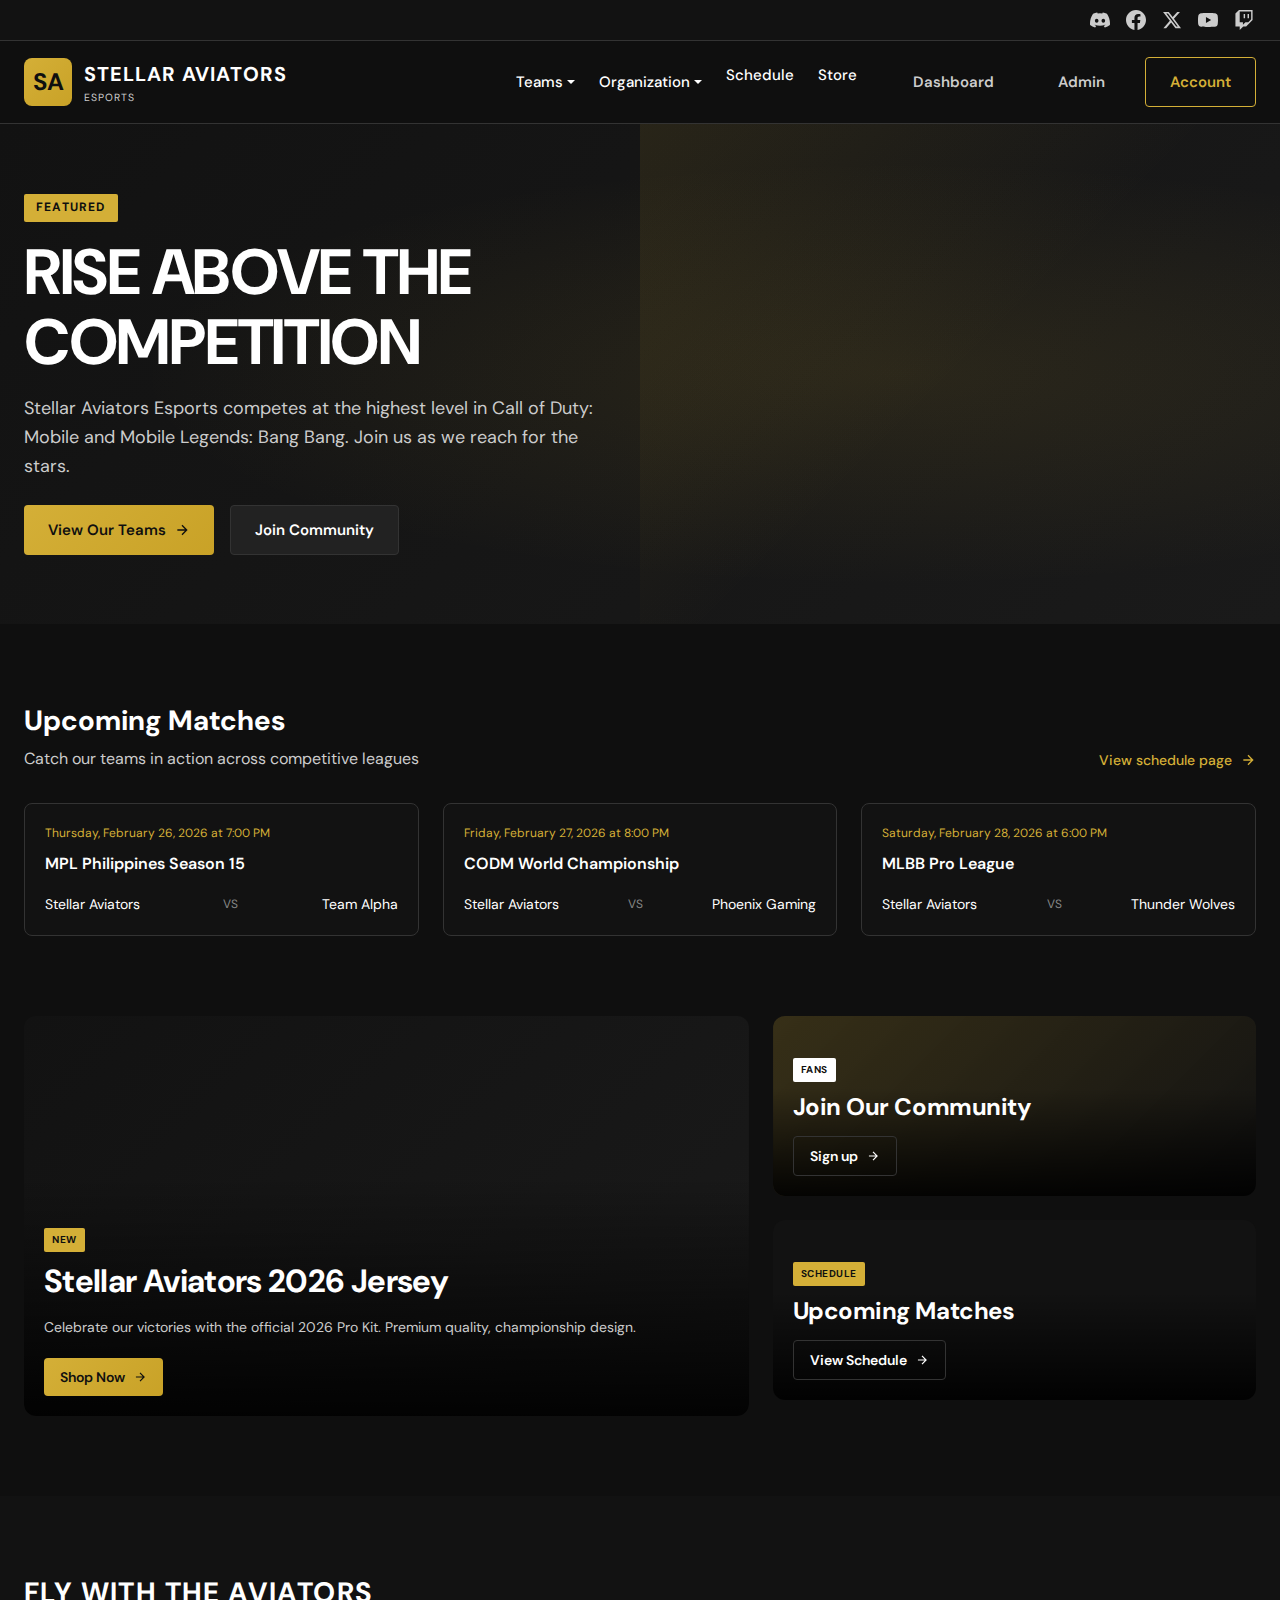
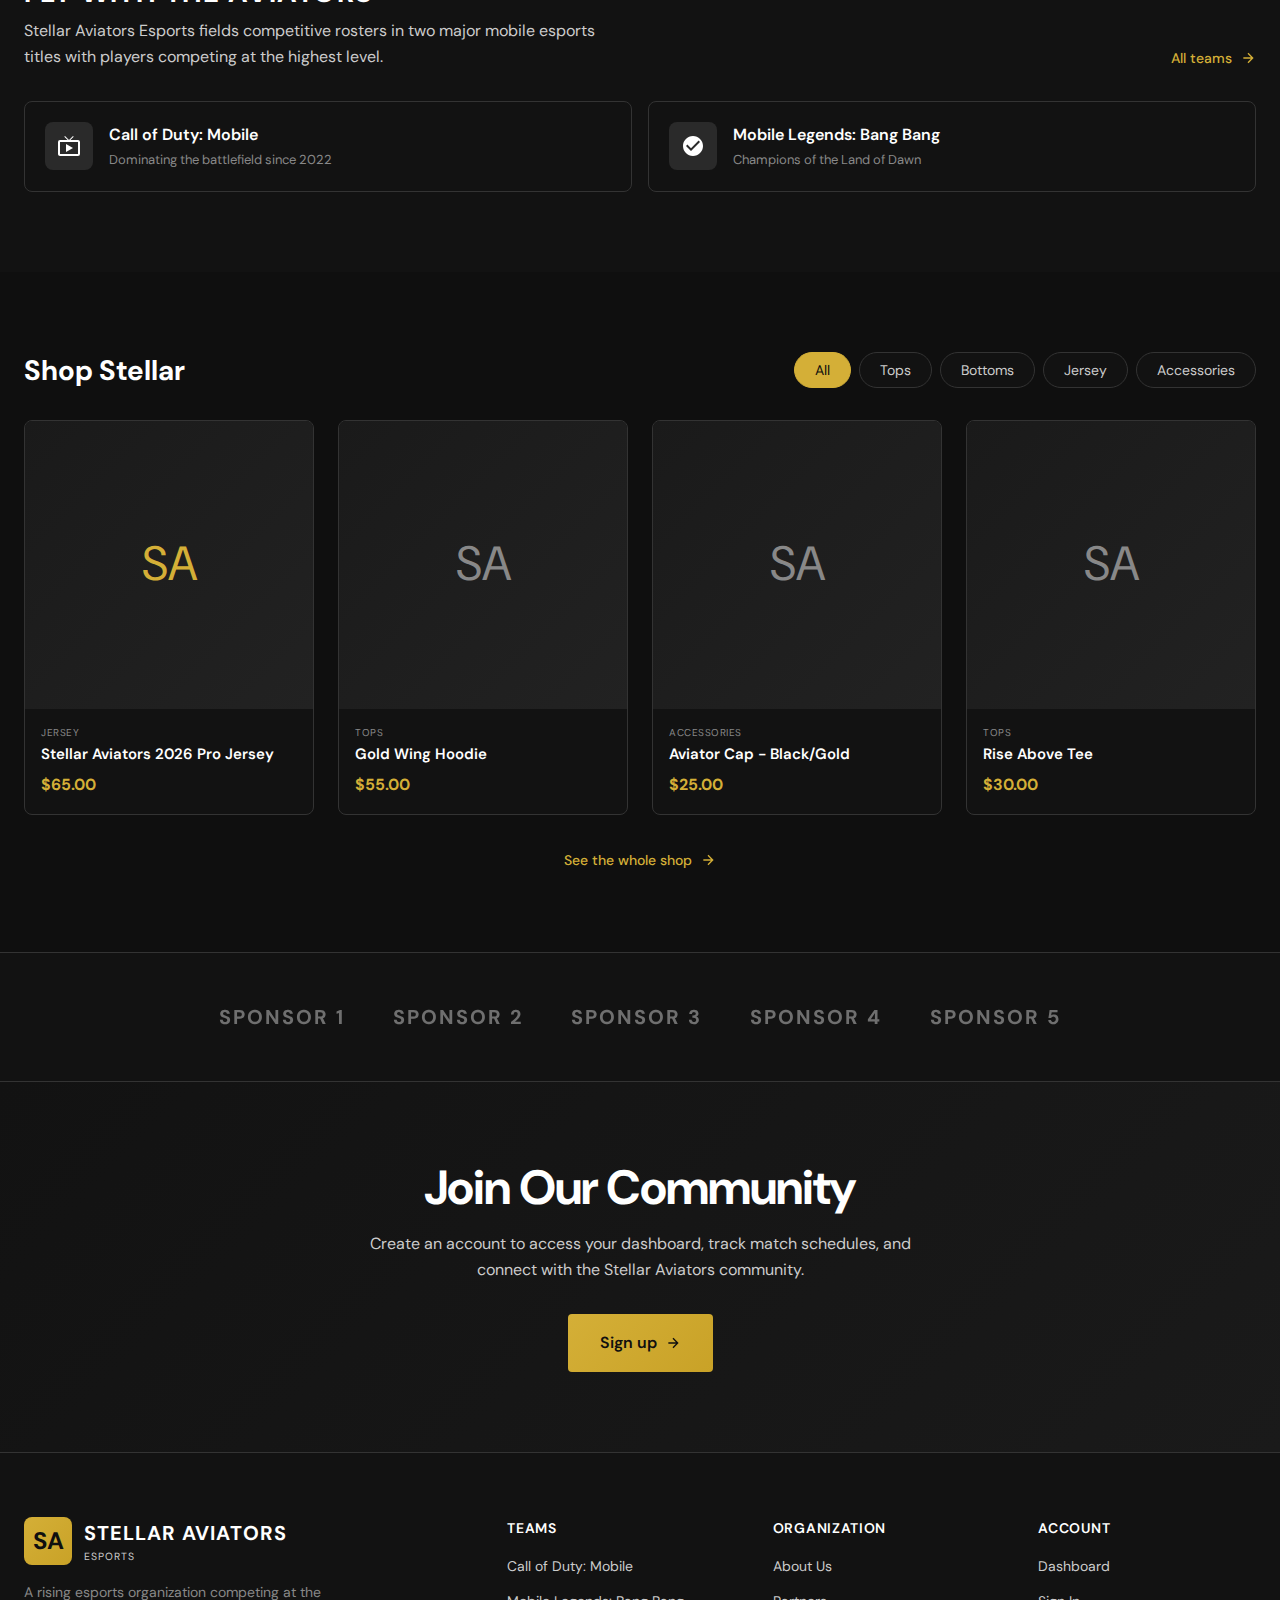
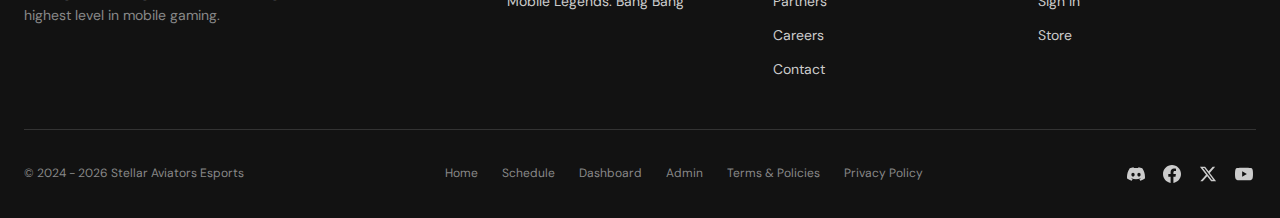
<file: index.html>
<!DOCTYPE html>
<html lang="en">
<head>
    <meta charset="UTF-8">
    <meta name="viewport" content="width=device-width, initial-scale=1.0">
    <title>Stellar Aviators Esports | Rise Above The Competition</title>
    <meta name="description" content="The official home of Stellar Aviators Esports - Competing in Call of Duty: Mobile and Mobile Legends: Bang Bang. Rise above the competition.">
    <link rel="stylesheet" href="style.css">
    <link rel="preconnect" href="https://fonts.googleapis.com">
    <link rel="preconnect" href="https://fonts.gstatic.com" crossorigin>
    <link href="https://fonts.googleapis.com/css2?family=DM+Sans:ital,opsz,wght@0,9..40,100..1000;1,9..40,100..1000&display=swap" rel="stylesheet">
</head>
<body>
    <!-- Top Bar -->
    <div class="top-bar">
        <div class="container">
            <div class="social-links">
                <a href="#" title="Discord">
                    <svg width="20" height="20" viewBox="0 0 24 24" fill="currentColor"><path d="M20.317 4.37a19.791 19.791 0 0 0-4.885-1.515.074.074 0 0 0-.079.037c-.21.375-.444.864-.608 1.25a18.27 18.27 0 0 0-5.487 0 12.64 12.64 0 0 0-.617-1.25.077.077 0 0 0-.079-.037A19.736 19.736 0 0 0 3.677 4.37a.07.07 0 0 0-.032.027C.533 9.046-.32 13.58.099 18.057a.082.082 0 0 0 .031.057 19.9 19.9 0 0 0 5.993 3.03.078.078 0 0 0 .084-.028 14.09 14.09 0 0 0 1.226-1.994.076.076 0 0 0-.041-.106 13.107 13.107 0 0 1-1.872-.892.077.077 0 0 1-.008-.128 10.2 10.2 0 0 0 .372-.292.074.074 0 0 1 .077-.01c3.928 1.793 8.18 1.793 12.062 0a.074.074 0 0 1 .078.01c.12.098.246.198.373.292a.077.077 0 0 1-.006.127 12.299 12.299 0 0 1-1.873.892.077.077 0 0 0-.041.107c.36.698.772 1.362 1.225 1.993a.076.076 0 0 0 .084.028 19.839 19.839 0 0 0 6.002-3.03.077.077 0 0 0 .032-.054c.5-5.177-.838-9.674-3.549-13.66a.061.061 0 0 0-.031-.03zM8.02 15.33c-1.183 0-2.157-1.085-2.157-2.419 0-1.333.956-2.419 2.157-2.419 1.21 0 2.176 1.096 2.157 2.42 0 1.333-.956 2.418-2.157 2.418zm7.975 0c-1.183 0-2.157-1.085-2.157-2.419 0-1.333.955-2.419 2.157-2.419 1.21 0 2.176 1.096 2.157 2.42 0 1.333-.946 2.418-2.157 2.418z"/></svg>
                </a>
                <a href="#" title="Facebook">
                    <svg width="20" height="20" viewBox="0 0 24 24" fill="currentColor"><path d="M24 12.073c0-6.627-5.373-12-12-12s-12 5.373-12 12c0 5.99 4.388 10.954 10.125 11.854v-8.385H7.078v-3.47h3.047V9.43c0-3.007 1.792-4.669 4.533-4.669 1.312 0 2.686.235 2.686.235v2.953H15.83c-1.491 0-1.956.925-1.956 1.874v2.25h3.328l-.532 3.47h-2.796v8.385C19.612 23.027 24 18.062 24 12.073z"/></svg>
                </a>
                <a href="#" title="Twitter/X">
                    <svg width="20" height="20" viewBox="0 0 24 24" fill="currentColor"><path d="M18.244 2.25h3.308l-7.227 8.26 8.502 11.24H16.17l-5.214-6.817L4.99 21.75H1.68l7.73-8.835L1.254 2.25H8.08l4.713 6.231zm-1.161 17.52h1.833L7.084 4.126H5.117z"/></svg>
                </a>
                <a href="#" title="YouTube">
                    <svg width="20" height="20" viewBox="0 0 24 24" fill="currentColor"><path d="M23.498 6.186a3.016 3.016 0 0 0-2.122-2.136C19.505 3.545 12 3.545 12 3.545s-7.505 0-9.377.505A3.017 3.017 0 0 0 .502 6.186C0 8.07 0 12 0 12s0 3.93.502 5.814a3.016 3.016 0 0 0 2.122 2.136c1.871.505 9.376.505 9.376.505s7.505 0 9.377-.505a3.015 3.015 0 0 0 2.122-2.136C24 15.93 24 12 24 12s0-3.93-.502-5.814zM9.545 15.568V8.432L15.818 12l-6.273 3.568z"/></svg>
                </a>
                <a href="#" title="Twitch">
                    <svg width="20" height="20" viewBox="0 0 24 24" fill="currentColor"><path d="M11.571 4.714h1.715v5.143H11.57zm4.715 0H18v5.143h-1.714zM6 0L1.714 4.286v15.428h5.143V24l4.286-4.286h3.428L22.286 12V0zm14.571 11.143l-3.428 3.428h-3.429l-3 3v-3H6.857V1.714h13.714Z"/></svg>
                </a>
            </div>
        </div>
    </div>

    <!-- Main Header -->
    <header class="header">
        <div class="container">
            <a href="index.html" class="logo">
                <div class="logo-icon">SA</div>
                <div class="logo-text">
                    STELLAR AVIATORS
                    <span>ESPORTS</span>
                </div>
            </a>

            <nav class="nav">
                <ul class="nav-links">
                    <li class="nav-item-dropdown">
                        <a href="teams.html" class="nav-link has-dropdown">Teams</a>
                        <ul class="nav-dropdown">
                            <li><a href="teams.html#codm">Call of Duty: Mobile</a></li>
                            <li><a href="teams.html#mlbb">Mobile Legends: Bang Bang</a></li>
                        </ul>
                    </li>
                    <li><a href="#organization" class="nav-link has-dropdown">Organization</a></li>
                    <li><a href="schedule.html" class="nav-link">Schedule</a></li>
                    <li><a href="store.html" class="nav-link">Store</a></li>
                </ul>

                <div class="nav-actions">
                    <a href="profile.html" class="btn btn-ghost">Dashboard</a>
                    <a href="admin.html" class="btn btn-ghost">Admin</a>
                    <a href="sign-in.html" class="btn btn-outline-gold">Account</a>
                </div>

                <button class="menu-toggle" aria-label="Toggle menu">
                    <span></span>
                    <span></span>
                    <span></span>
                </button>
            </nav>
        </div>
    </header>

    <!-- Hero Section -->
    <section class="hero">
        <div class="container">
            <div class="hero-content">
                <span class="hero-label">Featured</span>
                <h1 class="hero-title">Rise Above The Competition</h1>
                <p class="hero-subtitle">Stellar Aviators Esports competes at the highest level in Call of Duty: Mobile and Mobile Legends: Bang Bang. Join us as we reach for the stars.</p>
                <div style="display: flex; gap: 16px; flex-wrap: wrap;">
                    <a href="teams.html" class="btn btn-primary">
                        View Our Teams
                        <svg width="16" height="16" viewBox="0 0 24 24" fill="none" stroke="currentColor" stroke-width="2"><path d="M5 12h14M12 5l7 7-7 7"/></svg>
                    </a>
                    <a href="sign-up.html" class="btn btn-secondary">
                        Join Community
                    </a>
                </div>
            </div>
        </div>
        <div style="position: absolute; right: 0; top: 0; bottom: 0; width: 50%; background: linear-gradient(135deg, rgba(212, 175, 55, 0.1) 0%, transparent 50%);"></div>
    </section>

    <!-- Upcoming Matches Section -->
    <section class="section" id="schedule">
        <div class="container">
            <div class="section-header">
                <div>
                    <h2 class="section-title">Upcoming Matches</h2>
                    <p class="section-subtitle">Catch our teams in action across competitive leagues</p>
                </div>
                <a href="schedule.html" class="section-link">
                    View schedule page
                    <svg width="16" height="16" viewBox="0 0 24 24" fill="none" stroke="currentColor" stroke-width="2"><path d="M5 12h14M12 5l7 7-7 7"/></svg>
                </a>
            </div>

            <div class="grid grid-3">
                <div class="match-card">
                    <div class="match-date">Thursday, February 26, 2026 at 7:00 PM</div>
                    <h3 class="match-title">MPL Philippines Season 15</h3>
                    <div class="match-teams">
                        <div class="match-team">
                            <span>Stellar Aviators</span>
                        </div>
                        <span class="match-vs">VS</span>
                        <div class="match-team">
                            <span>Team Alpha</span>
                        </div>
                    </div>
                </div>

                <div class="match-card">
                    <div class="match-date">Friday, February 27, 2026 at 8:00 PM</div>
                    <h3 class="match-title">CODM World Championship</h3>
                    <div class="match-teams">
                        <div class="match-team">
                            <span>Stellar Aviators</span>
                        </div>
                        <span class="match-vs">VS</span>
                        <div class="match-team">
                            <span>Phoenix Gaming</span>
                        </div>
                    </div>
                </div>

                <div class="match-card">
                    <div class="match-date">Saturday, February 28, 2026 at 6:00 PM</div>
                    <h3 class="match-title">MLBB Pro League</h3>
                    <div class="match-teams">
                        <div class="match-team">
                            <span>Stellar Aviators</span>
                        </div>
                        <span class="match-vs">VS</span>
                        <div class="match-team">
                            <span>Thunder Wolves</span>
                        </div>
                    </div>
                </div>
            </div>
        </div>
    </section>

    <!-- Featured News Cards -->
    <section class="section" style="padding-top: 0;">
        <div class="container">
            <div class="grid" style="grid-template-columns: 1.5fr 1fr; gap: 24px;">
                <div class="card-featured" style="background-image: linear-gradient(135deg, var(--bg-dark), var(--bg-medium));">
                    <div class="card-body">
                        <span class="card-label">New</span>
                        <h2 class="heading-display md" style="margin-bottom: 16px;">Stellar Aviators 2026 Jersey</h2>
                        <p class="card-text" style="margin-bottom: 20px;">Celebrate our victories with the official 2026 Pro Kit. Premium quality, championship design.</p>
                        <a href="store.html" class="btn btn-primary btn-sm">
                            Shop Now
                            <svg width="14" height="14" viewBox="0 0 24 24" fill="none" stroke="currentColor" stroke-width="2"><path d="M5 12h14M12 5l7 7-7 7"/></svg>
                        </a>
                    </div>
                </div>

                <div style="display: flex; flex-direction: column; gap: 24px;">
                    <div class="card-featured" style="min-height: 180px; background-image: linear-gradient(135deg, rgba(212, 175, 55, 0.2), var(--bg-dark));">
                        <div class="card-body">
                            <span class="card-label" style="background: var(--text-primary); color: var(--bg-darkest);">Fans</span>
                            <h3 class="heading-display sm">Join Our Community</h3>
                            <a href="sign-up.html" class="btn btn-outline btn-sm mt-3">
                                Sign up
                                <svg width="14" height="14" viewBox="0 0 24 24" fill="none" stroke="currentColor" stroke-width="2"><path d="M5 12h14M12 5l7 7-7 7"/></svg>
                            </a>
                        </div>
                    </div>

                    <div class="card-featured" style="min-height: 180px; background: var(--bg-dark);">
                        <div class="card-body">
                            <span class="card-label">Schedule</span>
                            <h3 class="heading-display sm">Upcoming Matches</h3>
                            <a href="schedule.html" class="btn btn-outline btn-sm mt-3">
                                View Schedule
                                <svg width="14" height="14" viewBox="0 0 24 24" fill="none" stroke="currentColor" stroke-width="2"><path d="M5 12h14M12 5l7 7-7 7"/></svg>
                            </a>
                        </div>
                    </div>
                </div>
            </div>
        </div>
    </section>

    <!-- Game Divisions Section -->
    <section class="section" style="background: var(--bg-dark);" id="organization">
        <div class="container">
            <div class="section-header">
                <div>
                    <h2 class="section-title" style="text-transform: uppercase; letter-spacing: 0.05em;">Fly With The Aviators</h2>
                    <p class="section-subtitle">Stellar Aviators Esports fields competitive rosters in two major mobile esports titles with players competing at the highest level.</p>
                </div>
                <a href="teams.html" class="section-link">
                    All teams
                    <svg width="16" height="16" viewBox="0 0 24 24" fill="none" stroke="currentColor" stroke-width="2"><path d="M5 12h14M12 5l7 7-7 7"/></svg>
                </a>
            </div>

            <div class="division-grid">
                <a href="teams.html#codm" class="division-card">
                    <div class="division-icon">
                        <svg width="40" height="40" viewBox="0 0 24 24" fill="currentColor"><path d="M21 6h-7.59l3.29-3.29L16 2l-4 4-4-4-.71.71L10.59 6H3a2 2 0 0 0-2 2v12c0 1.1.9 2 2 2h18a2 2 0 0 0 2-2V8a2 2 0 0 0-2-2zm0 14H3V8h18v12zM9 10v8l7-4z"/></svg>
                    </div>
                    <div class="division-info">
                        <h3>Call of Duty: Mobile</h3>
                        <p>Dominating the battlefield since 2022</p>
                    </div>
                </a>

                <a href="teams.html#mlbb" class="division-card">
                    <div class="division-icon">
                        <svg width="40" height="40" viewBox="0 0 24 24" fill="currentColor"><path d="M12 2C6.48 2 2 6.48 2 12s4.48 10 10 10 10-4.48 10-10S17.52 2 12 2zm-2 15l-5-5 1.41-1.41L10 14.17l7.59-7.59L19 8l-9 9z"/></svg>
                    </div>
                    <div class="division-info">
                        <h3>Mobile Legends: Bang Bang</h3>
                        <p>Champions of the Land of Dawn</p>
                    </div>
                </a>
            </div>
        </div>
    </section>

    <!-- Shop Section -->
    <section class="section">
        <div class="container">
            <div class="section-header">
                <div>
                    <h2 class="section-title">Shop Stellar</h2>
                </div>
                <div style="display: flex; gap: 8px;">
                    <button class="filter-btn active">All</button>
                    <button class="filter-btn">Tops</button>
                    <button class="filter-btn">Bottoms</button>
                    <button class="filter-btn">Jersey</button>
                    <button class="filter-btn">Accessories</button>
                </div>
            </div>

            <div class="product-grid">
                <div class="product-card">
                    <div class="product-image" style="background: linear-gradient(135deg, var(--bg-medium), var(--bg-light)); display: flex; align-items: center; justify-content: center; font-size: 3rem; color: var(--gold-primary);">SA</div>
                    <div class="product-body">
                        <div class="product-category">Jersey</div>
                        <h3 class="product-name">Stellar Aviators 2026 Pro Jersey</h3>
                        <div class="product-price">$65.00</div>
                    </div>
                </div>

                <div class="product-card">
                    <div class="product-image" style="background: linear-gradient(135deg, var(--bg-medium), var(--bg-light)); display: flex; align-items: center; justify-content: center; font-size: 3rem; color: var(--text-muted);">SA</div>
                    <div class="product-body">
                        <div class="product-category">Tops</div>
                        <h3 class="product-name">Gold Wing Hoodie</h3>
                        <div class="product-price">$55.00</div>
                    </div>
                </div>

                <div class="product-card">
                    <div class="product-image" style="background: linear-gradient(135deg, var(--bg-medium), var(--bg-light)); display: flex; align-items: center; justify-content: center; font-size: 3rem; color: var(--text-muted);">SA</div>
                    <div class="product-body">
                        <div class="product-category">Accessories</div>
                        <h3 class="product-name">Aviator Cap - Black/Gold</h3>
                        <div class="product-price">$25.00</div>
                    </div>
                </div>

                <div class="product-card">
                    <div class="product-image" style="background: linear-gradient(135deg, var(--bg-medium), var(--bg-light)); display: flex; align-items: center; justify-content: center; font-size: 3rem; color: var(--text-muted);">SA</div>
                    <div class="product-body">
                        <div class="product-category">Tops</div>
                        <h3 class="product-name">Rise Above Tee</h3>
                        <div class="product-price">$30.00</div>
                    </div>
                </div>
            </div>

            <div class="text-center mt-5">
                <a href="store.html" class="section-link">
                    See the whole shop
                    <svg width="16" height="16" viewBox="0 0 24 24" fill="none" stroke="currentColor" stroke-width="2"><path d="M5 12h14M12 5l7 7-7 7"/></svg>
                </a>
            </div>
        </div>
    </section>

    <!-- Sponsors Section -->
    <section class="sponsors">
        <div class="container">
            <div class="sponsors-grid">
                <div class="sponsor-logo" style="font-weight: 700; font-size: 1.25rem; color: var(--text-secondary); letter-spacing: 0.1em;">SPONSOR 1</div>
                <div class="sponsor-logo" style="font-weight: 700; font-size: 1.25rem; color: var(--text-secondary); letter-spacing: 0.1em;">SPONSOR 2</div>
                <div class="sponsor-logo" style="font-weight: 700; font-size: 1.25rem; color: var(--text-secondary); letter-spacing: 0.1em;">SPONSOR 3</div>
                <div class="sponsor-logo" style="font-weight: 700; font-size: 1.25rem; color: var(--text-secondary); letter-spacing: 0.1em;">SPONSOR 4</div>
                <div class="sponsor-logo" style="font-weight: 700; font-size: 1.25rem; color: var(--text-secondary); letter-spacing: 0.1em;">SPONSOR 5</div>
            </div>
        </div>
    </section>

    <!-- Join Community CTA Section -->
    <section class="section" style="background: linear-gradient(135deg, var(--bg-dark), var(--bg-medium)); text-align: center;">
        <div class="container">
            <h2 class="heading-display lg" style="margin-bottom: 16px;">Join Our Community</h2>
            <p style="max-width: 600px; margin: 0 auto 32px; color: var(--text-secondary);">Create an account to access your dashboard, track match schedules, and connect with the Stellar Aviators community.</p>
            <a href="sign-up.html" class="btn btn-primary btn-lg">
                Sign up
                <svg width="16" height="16" viewBox="0 0 24 24" fill="none" stroke="currentColor" stroke-width="2"><path d="M5 12h14M12 5l7 7-7 7"/></svg>
            </a>
        </div>
    </section>

    <!-- Footer -->
    <footer class="footer">
        <div class="container">
            <div class="footer-grid">
                <div class="footer-brand">
                    <a href="index.html" class="logo">
                        <div class="logo-icon">SA</div>
                        <div class="logo-text">
                            STELLAR AVIATORS
                            <span>ESPORTS</span>
                        </div>
                    </a>
                    <p style="margin-top: 16px;">A rising esports organization competing at the highest level in mobile gaming.</p>
                </div>

                <div class="footer-col">
                    <h4>Teams</h4>
                    <nav class="footer-links">
                        <a href="teams.html#codm">Call of Duty: Mobile</a>
                        <a href="teams.html#mlbb">Mobile Legends: Bang Bang</a>
                    </nav>
                </div>

                <div class="footer-col">
                    <h4>Organization</h4>
                    <nav class="footer-links">
                        <a href="#">About Us</a>
                        <a href="#">Partners</a>
                        <a href="#">Careers</a>
                        <a href="#">Contact</a>
                    </nav>
                </div>

                <div class="footer-col">
                    <h4>Account</h4>
                    <nav class="footer-links">
                        <a href="profile.html">Dashboard</a>
                        <a href="sign-in.html">Sign In</a>
                        <a href="store.html">Store</a>
                    </nav>
                </div>
            </div>

            <div class="footer-bottom">
                <div class="footer-copyright">
                    &copy; 2024 - 2026 Stellar Aviators Esports
                </div>
                <div class="footer-legal">
                    <a href="index.html">Home</a>
                    <a href="schedule.html">Schedule</a>
                    <a href="profile.html">Dashboard</a>
                    <a href="admin.html">Admin</a>
                    <a href="#">Terms & Policies</a>
                    <a href="#">Privacy Policy</a>
                </div>
                <div class="social-links">
                    <a href="#" title="Discord">
                        <svg width="18" height="18" viewBox="0 0 24 24" fill="currentColor"><path d="M20.317 4.37a19.791 19.791 0 0 0-4.885-1.515.074.074 0 0 0-.079.037c-.21.375-.444.864-.608 1.25a18.27 18.27 0 0 0-5.487 0 12.64 12.64 0 0 0-.617-1.25.077.077 0 0 0-.079-.037A19.736 19.736 0 0 0 3.677 4.37a.07.07 0 0 0-.032.027C.533 9.046-.32 13.58.099 18.057a.082.082 0 0 0 .031.057 19.9 19.9 0 0 0 5.993 3.03.078.078 0 0 0 .084-.028 14.09 14.09 0 0 0 1.226-1.994.076.076 0 0 0-.041-.106 13.107 13.107 0 0 1-1.872-.892.077.077 0 0 1-.008-.128 10.2 10.2 0 0 0 .372-.292.074.074 0 0 1 .077-.01c3.928 1.793 8.18 1.793 12.062 0a.074.074 0 0 1 .078.01c.12.098.246.198.373.292a.077.077 0 0 1-.006.127 12.299 12.299 0 0 1-1.873.892.077.077 0 0 0-.041.107c.36.698.772 1.362 1.225 1.993a.076.076 0 0 0 .084.028 19.839 19.839 0 0 0 6.002-3.03.077.077 0 0 0 .032-.054c.5-5.177-.838-9.674-3.549-13.66a.061.061 0 0 0-.031-.03zM8.02 15.33c-1.183 0-2.157-1.085-2.157-2.419 0-1.333.956-2.419 2.157-2.419 1.21 0 2.176 1.096 2.157 2.42 0 1.333-.956 2.418-2.157 2.418zm7.975 0c-1.183 0-2.157-1.085-2.157-2.419 0-1.333.955-2.419 2.157-2.419 1.21 0 2.176 1.096 2.157 2.42 0 1.333-.946 2.418-2.157 2.418z"/></svg>
                    </a>
                    <a href="#" title="Facebook">
                        <svg width="18" height="18" viewBox="0 0 24 24" fill="currentColor"><path d="M24 12.073c0-6.627-5.373-12-12-12s-12 5.373-12 12c0 5.99 4.388 10.954 10.125 11.854v-8.385H7.078v-3.47h3.047V9.43c0-3.007 1.792-4.669 4.533-4.669 1.312 0 2.686.235 2.686.235v2.953H15.83c-1.491 0-1.956.925-1.956 1.874v2.25h3.328l-.532 3.47h-2.796v8.385C19.612 23.027 24 18.062 24 12.073z"/></svg>
                    </a>
                    <a href="#" title="Twitter/X">
                        <svg width="18" height="18" viewBox="0 0 24 24" fill="currentColor"><path d="M18.244 2.25h3.308l-7.227 8.26 8.502 11.24H16.17l-5.214-6.817L4.99 21.75H1.68l7.73-8.835L1.254 2.25H8.08l4.713 6.231zm-1.161 17.52h1.833L7.084 4.126H5.117z"/></svg>
                    </a>
                    <a href="#" title="YouTube">
                        <svg width="18" height="18" viewBox="0 0 24 24" fill="currentColor"><path d="M23.498 6.186a3.016 3.016 0 0 0-2.122-2.136C19.505 3.545 12 3.545 12 3.545s-7.505 0-9.377.505A3.017 3.017 0 0 0 .502 6.186C0 8.07 0 12 0 12s0 3.93.502 5.814a3.016 3.016 0 0 0 2.122 2.136c1.871.505 9.376.505 9.376.505s7.505 0 9.377-.505a3.015 3.015 0 0 0 2.122-2.136C24 15.93 24 12 24 12s0-3.93-.502-5.814zM9.545 15.568V8.432L15.818 12l-6.273 3.568z"/></svg>
                    </a>
                </div>
            </div>
        </div>
    </footer>
</body>
</html>
</file>
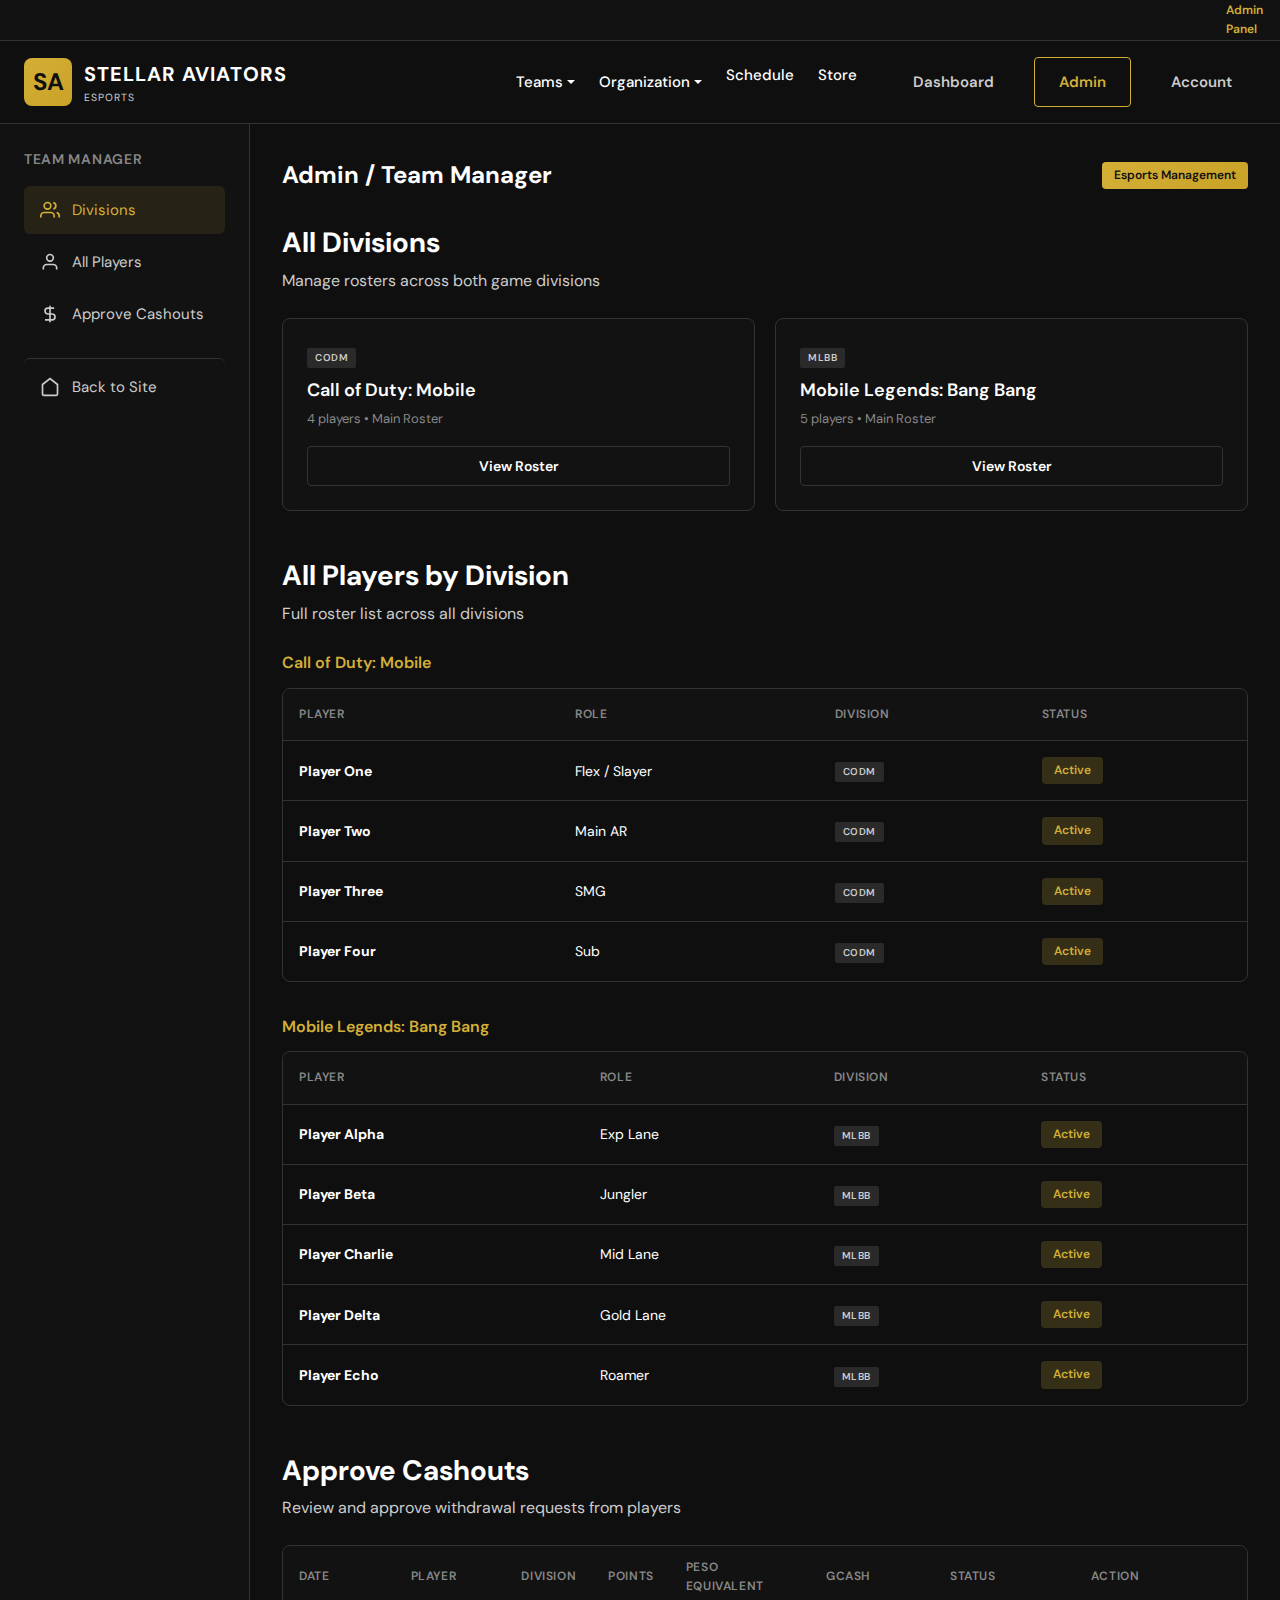
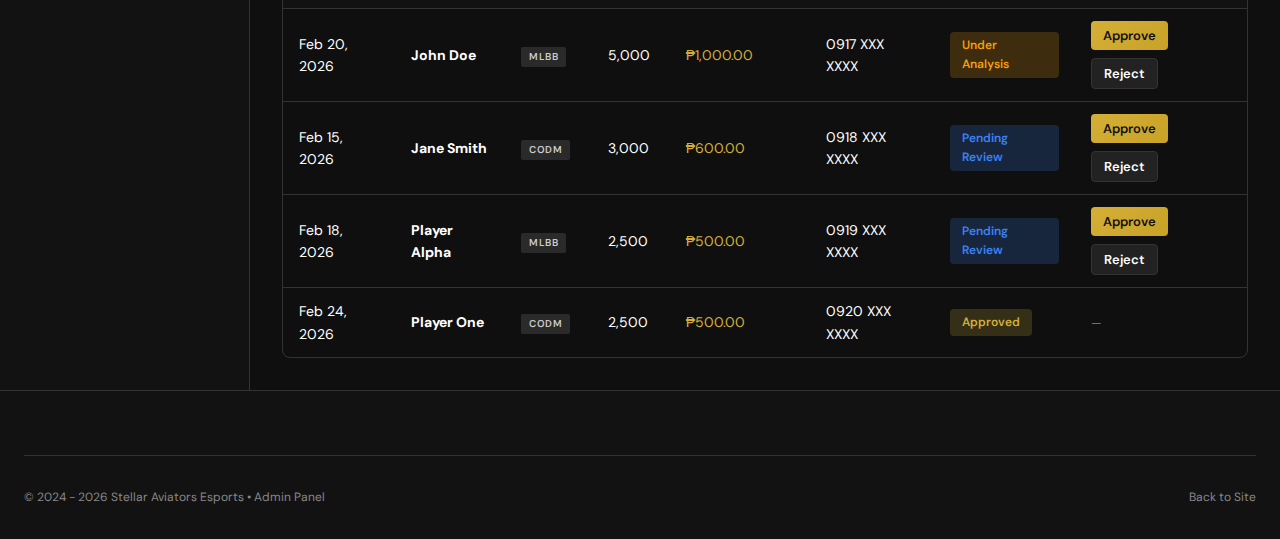
<file: admin.html>
<!DOCTYPE html>
<html lang="en">
<head>
    <meta charset="UTF-8">
    <meta name="viewport" content="width=device-width, initial-scale=1.0">
    <title>Admin / Team Manager | Stellar Aviators Esports</title>
    <meta name="description" content="Admin dashboard for team managers. Manage divisions, players, and approve cashouts.">
    <link rel="stylesheet" href="style.css">
    <link rel="preconnect" href="https://fonts.googleapis.com">
    <link rel="preconnect" href="https://fonts.gstatic.com" crossorigin>
    <link href="https://fonts.googleapis.com/css2?family=DM+Sans:ital,opsz,wght@0,9..40,100..1000;1,9..40,100..1000&display=swap" rel="stylesheet">
</head>
<body>
    <!-- Top Bar -->
    <div class="top-bar">
        <div class="container">
            <div class="social-links">
                <a href="admin.html" style="font-size: 0.75rem; font-weight: 600; color: var(--gold-primary);">Admin Panel</a>
            </div>
        </div>
    </div>

    <!-- Main Header -->
    <header class="header">
        <div class="container">
            <a href="index.html" class="logo">
                <div class="logo-icon">SA</div>
                <div class="logo-text">
                    STELLAR AVIATORS
                    <span>ESPORTS</span>
                </div>
            </a>

            <nav class="nav">
                <ul class="nav-links">
                    <li class="nav-item-dropdown">
                        <a href="teams.html" class="nav-link has-dropdown">Teams</a>
                        <ul class="nav-dropdown">
                            <li><a href="teams.html#codm">Call of Duty: Mobile</a></li>
                            <li><a href="teams.html#mlbb">Mobile Legends: Bang Bang</a></li>
                        </ul>
                    </li>
                    <li><a href="index.html#organization" class="nav-link has-dropdown">Organization</a></li>
                    <li><a href="schedule.html" class="nav-link">Schedule</a></li>
                    <li><a href="store.html" class="nav-link">Store</a></li>
                </ul>

                <div class="nav-actions">
                    <a href="profile.html" class="btn btn-ghost">Dashboard</a>
                    <a href="admin.html" class="btn btn-outline-gold">Admin</a>
                    <a href="sign-in.html" class="btn btn-ghost">Account</a>
                </div>

                <button class="menu-toggle" aria-label="Toggle menu">
                    <span></span>
                    <span></span>
                    <span></span>
                </button>
            </nav>
        </div>
    </header>

    <!-- Admin Dashboard -->
    <div class="dashboard admin-dashboard">
        <aside class="dashboard-sidebar admin-sidebar">
            <h3 class="dashboard-sidebar-title">Team Manager</h3>
            <nav class="dashboard-sidebar-nav">
                <a href="#divisions" class="dashboard-nav-link active">
                    <svg width="20" height="20" viewBox="0 0 24 24" fill="none" stroke="currentColor" stroke-width="2"><path d="M17 21v-2a4 4 0 0 0-4-4H5a4 4 0 0 0-4 4v2"/><circle cx="9" cy="7" r="4"/><path d="M23 21v-2a4 4 0 0 0-3-3.87M16 3.13a4 4 0 0 1 0 7.75"/></svg>
                    Divisions
                </a>
                <a href="#players" class="dashboard-nav-link">
                    <svg width="20" height="20" viewBox="0 0 24 24" fill="none" stroke="currentColor" stroke-width="2"><path d="M20 21v-2a4 4 0 0 0-4-4H8a4 4 0 0 0-4 4v2"/><circle cx="12" cy="7" r="4"/></svg>
                    All Players
                </a>
                <a href="#cashouts" class="dashboard-nav-link">
                    <svg width="20" height="20" viewBox="0 0 24 24" fill="none" stroke="currentColor" stroke-width="2"><path d="M12 2v20M17 5H9.5a3.5 3.5 0 0 0 0 7h5a3.5 3.5 0 0 1 0 7H6"/></svg>
                    Approve Cashouts
                </a>
                <a href="index.html" class="dashboard-nav-link" style="margin-top: 16px; padding-top: 16px; border-top: 1px solid var(--border-color);">
                    <svg width="20" height="20" viewBox="0 0 24 24" fill="none" stroke="currentColor" stroke-width="2"><path d="M3 9l9-7 9 7v11a2 2 0 0 1-2 2H5a2 2 0 0 1-2-2z"/></svg>
                    Back to Site
                </a>
            </nav>
        </aside>

        <main class="dashboard-content">
            <div class="dashboard-header">
                <h1 class="dashboard-title">Admin / Team Manager</h1>
                <span class="badge badge-gold">Esports Management</span>
            </div>

            <!-- Divisions Overview -->
            <section id="divisions" class="admin-section">
                <h2 class="section-title">All Divisions</h2>
                <p class="section-subtitle" style="margin-bottom: 24px;">Manage rosters across both game divisions</p>

                <div class="admin-divisions-grid">
                    <div class="admin-division-card">
                        <div class="admin-division-header">
                            <span class="tag tag-game">CODM</span>
                            <h3>Call of Duty: Mobile</h3>
                            <p>4 players • Main Roster</p>
                        </div>
                        <a href="teams.html#codm" class="btn btn-outline btn-sm">View Roster</a>
                    </div>
                    <div class="admin-division-card">
                        <div class="admin-division-header">
                            <span class="tag tag-game">MLBB</span>
                            <h3>Mobile Legends: Bang Bang</h3>
                            <p>5 players • Main Roster</p>
                        </div>
                        <a href="teams.html#mlbb" class="btn btn-outline btn-sm">View Roster</a>
                    </div>
                </div>
            </section>

            <!-- All Players -->
            <section id="players" class="admin-section">
                <h2 class="section-title">All Players by Division</h2>
                <p class="section-subtitle" style="margin-bottom: 24px;">Full roster list across all divisions</p>

                <div class="admin-players-block">
                    <h4 class="admin-subsection-title">Call of Duty: Mobile</h4>
                    <div class="table-wrapper">
                        <table>
                            <thead>
                                <tr>
                                    <th>Player</th>
                                    <th>Role</th>
                                    <th>Division</th>
                                    <th>Status</th>
                                </tr>
                            </thead>
                            <tbody>
                                <tr>
                                    <td><strong>Player One</strong></td>
                                    <td>Flex / Slayer</td>
                                    <td><span class="tag tag-game">CODM</span></td>
                                    <td><span class="table-status approved">Active</span></td>
                                </tr>
                                <tr>
                                    <td><strong>Player Two</strong></td>
                                    <td>Main AR</td>
                                    <td><span class="tag tag-game">CODM</span></td>
                                    <td><span class="table-status approved">Active</span></td>
                                </tr>
                                <tr>
                                    <td><strong>Player Three</strong></td>
                                    <td>SMG</td>
                                    <td><span class="tag tag-game">CODM</span></td>
                                    <td><span class="table-status approved">Active</span></td>
                                </tr>
                                <tr>
                                    <td><strong>Player Four</strong></td>
                                    <td>Sub</td>
                                    <td><span class="tag tag-game">CODM</span></td>
                                    <td><span class="table-status approved">Active</span></td>
                                </tr>
                            </tbody>
                        </table>
                    </div>
                </div>

                <div class="admin-players-block">
                    <h4 class="admin-subsection-title">Mobile Legends: Bang Bang</h4>
                    <div class="table-wrapper">
                        <table>
                            <thead>
                                <tr>
                                    <th>Player</th>
                                    <th>Role</th>
                                    <th>Division</th>
                                    <th>Status</th>
                                </tr>
                            </thead>
                            <tbody>
                                <tr>
                                    <td><strong>Player Alpha</strong></td>
                                    <td>Exp Lane</td>
                                    <td><span class="tag tag-game">MLBB</span></td>
                                    <td><span class="table-status approved">Active</span></td>
                                </tr>
                                <tr>
                                    <td><strong>Player Beta</strong></td>
                                    <td>Jungler</td>
                                    <td><span class="tag tag-game">MLBB</span></td>
                                    <td><span class="table-status approved">Active</span></td>
                                </tr>
                                <tr>
                                    <td><strong>Player Charlie</strong></td>
                                    <td>Mid Lane</td>
                                    <td><span class="tag tag-game">MLBB</span></td>
                                    <td><span class="table-status approved">Active</span></td>
                                </tr>
                                <tr>
                                    <td><strong>Player Delta</strong></td>
                                    <td>Gold Lane</td>
                                    <td><span class="tag tag-game">MLBB</span></td>
                                    <td><span class="table-status approved">Active</span></td>
                                </tr>
                                <tr>
                                    <td><strong>Player Echo</strong></td>
                                    <td>Roamer</td>
                                    <td><span class="tag tag-game">MLBB</span></td>
                                    <td><span class="table-status approved">Active</span></td>
                                </tr>
                            </tbody>
                        </table>
                    </div>
                </div>
            </section>

            <!-- Approve Cashouts -->
            <section id="cashouts" class="admin-section">
                <h2 class="section-title">Approve Cashouts</h2>
                <p class="section-subtitle" style="margin-bottom: 24px;">Review and approve withdrawal requests from players</p>

                <div class="table-wrapper">
                    <table class="admin-cashout-table">
                        <thead>
                            <tr>
                                <th>Date</th>
                                <th>Player</th>
                                <th>Division</th>
                                <th>Points</th>
                                <th>Peso Equivalent</th>
                                <th>GCash</th>
                                <th>Status</th>
                                <th>Action</th>
                            </tr>
                        </thead>
                        <tbody>
                            <tr>
                                <td>Feb 20, 2026</td>
                                <td><strong>John Doe</strong></td>
                                <td><span class="tag tag-game">MLBB</span></td>
                                <td>5,000</td>
                                <td class="text-gold">&#8369;1,000.00</td>
                                <td>0917 XXX XXXX</td>
                                <td><span class="table-status under-review">Under Analysis</span></td>
                                <td>
                                    <div class="admin-action-buttons">
                                        <button type="button" class="btn btn-primary btn-sm">Approve</button>
                                        <button type="button" class="btn btn-secondary btn-sm">Reject</button>
                                    </div>
                                </td>
                            </tr>
                            <tr>
                                <td>Feb 15, 2026</td>
                                <td><strong>Jane Smith</strong></td>
                                <td><span class="tag tag-game">CODM</span></td>
                                <td>3,000</td>
                                <td class="text-gold">&#8369;600.00</td>
                                <td>0918 XXX XXXX</td>
                                <td><span class="table-status pending">Pending Review</span></td>
                                <td>
                                    <div class="admin-action-buttons">
                                        <button type="button" class="btn btn-primary btn-sm">Approve</button>
                                        <button type="button" class="btn btn-secondary btn-sm">Reject</button>
                                    </div>
                                </td>
                            </tr>
                            <tr>
                                <td>Feb 18, 2026</td>
                                <td><strong>Player Alpha</strong></td>
                                <td><span class="tag tag-game">MLBB</span></td>
                                <td>2,500</td>
                                <td class="text-gold">&#8369;500.00</td>
                                <td>0919 XXX XXXX</td>
                                <td><span class="table-status pending">Pending Review</span></td>
                                <td>
                                    <div class="admin-action-buttons">
                                        <button type="button" class="btn btn-primary btn-sm">Approve</button>
                                        <button type="button" class="btn btn-secondary btn-sm">Reject</button>
                                    </div>
                                </td>
                            </tr>
                            <tr>
                                <td>Feb 24, 2026</td>
                                <td><strong>Player One</strong></td>
                                <td><span class="tag tag-game">CODM</span></td>
                                <td>2,500</td>
                                <td class="text-gold">&#8369;500.00</td>
                                <td>0920 XXX XXXX</td>
                                <td><span class="table-status approved">Approved</span></td>
                                <td><span class="text-muted" style="font-size: 0.75rem;">—</span></td>
                            </tr>
                        </tbody>
                    </table>
                </div>
            </section>
        </main>
    </div>

    <!-- Footer -->
    <footer class="footer">
        <div class="container">
            <div class="footer-bottom">
                <div class="footer-copyright">
                    &copy; 2024 - 2026 Stellar Aviators Esports • Admin Panel
                </div>
                <div class="footer-legal">
                    <a href="index.html">Back to Site</a>
                </div>
            </div>
        </div>
    </footer>
</body>
</html>
</file>
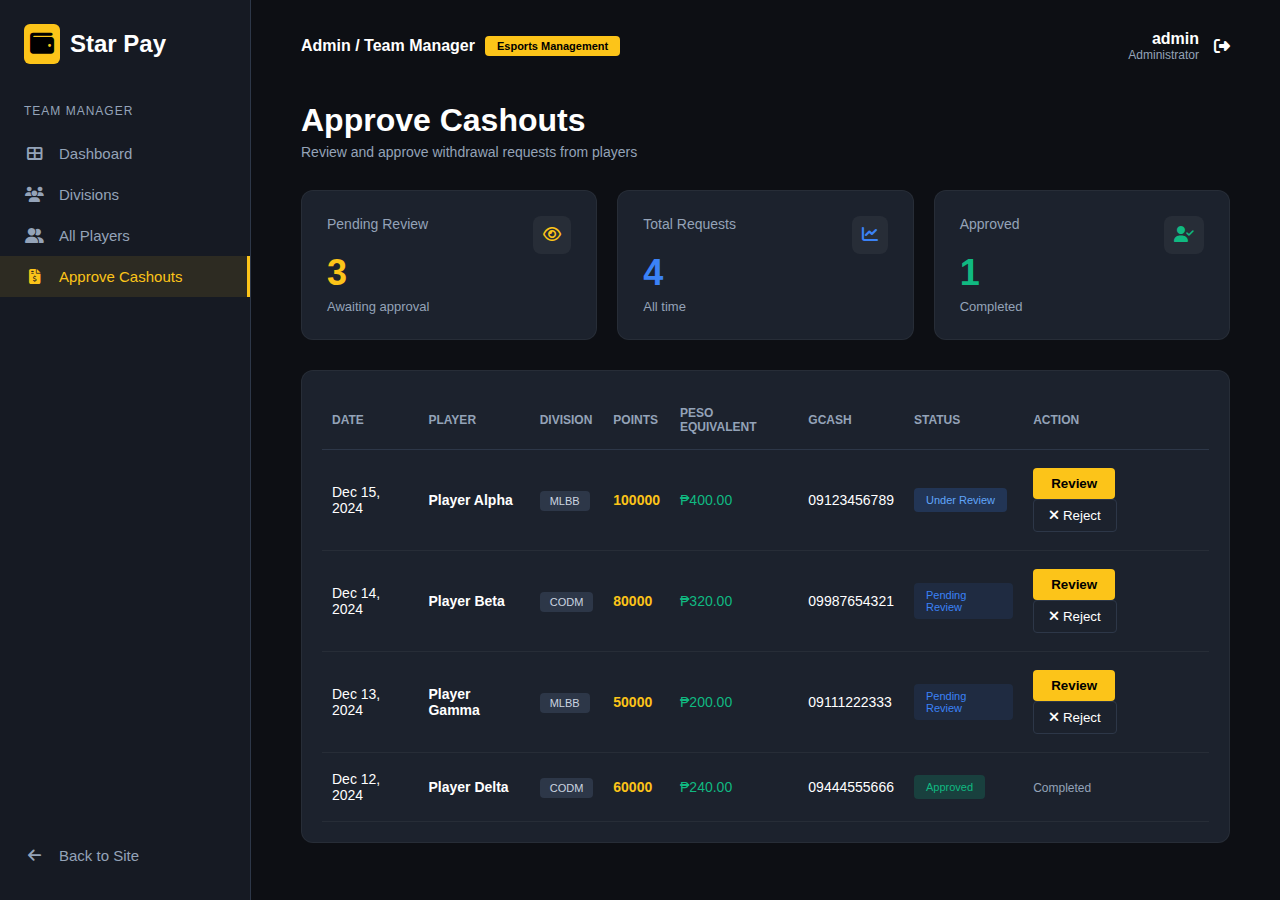
<file: cashoutbro.html>
<!DOCTYPE html>
<html lang="en">
<head>
    <meta charset="UTF-8">
    <meta name="viewport" content="width=device-width, initial-scale=1.0">
    <title>Star Pay - Approve Cashouts</title>
    <link rel="stylesheet" href="https://cdnjs.cloudflare.com/ajax/libs/font-awesome/6.4.0/css/all.min.css">
    <style>
        :root {
            --bg-dark: #0d0f14;
            --sidebar-bg: #161a23;
            --card-bg: #1c222d;
            --primary-yellow: #fcc419;
            --text-main: #ffffff;
            --text-muted: #94a3b8;
            --accent-green: #10b981;
            --accent-blue: #3b82f6;
            --danger-red: #ef4444;
            --border-color: #2d3748;
        }

        * {
            margin: 0;
            padding: 0;
            box-sizing: border-box;
            font-family: 'Segoe UI', Roboto, Helvetica, Arial, sans-serif;
        }

        body {
            background-color: var(--bg-dark);
            color: var(--text-main);
            display: flex;
            min-height: 100vh;
        }

        /* Sidebar */
        aside {
            width: 260px;
            background-color: var(--sidebar-bg);
            border-right: 1px solid var(--border-color);
            display: flex;
            flex-direction: column;
            padding: 24px 0;
        }

        .logo {
            display: flex;
            align-items: center;
            padding: 0 24px;
            margin-bottom: 40px;
            font-size: 24px;
            font-weight: bold;
        }

        .logo-icon {
            background-color: var(--primary-yellow);
            color: black;
            padding: 6px;
            border-radius: 6px;
            margin-right: 10px;
        }

        .nav-label {
            font-size: 12px;
            color: var(--text-muted);
            padding: 0 24px;
            margin-bottom: 15px;
            text-transform: uppercase;
            letter-spacing: 1px;
        }

        nav ul {
            list-style: none;
        }

        nav li {
            padding: 12px 24px;
            display: flex;
            align-items: center;
            color: var(--text-muted);
            cursor: pointer;
            transition: 0.3s;
            font-size: 15px;
        }

        nav li i {
            margin-right: 15px;
            width: 20px;
            text-align: center;
        }

        nav li.active {
            background-color: rgba(252, 196, 25, 0.1);
            color: var(--primary-yellow);
            border-right: 3px solid var(--primary-yellow);
        }

        nav li:hover:not(.active) {
            color: white;
            background-color: rgba(255,255,255,0.05);
        }

        .nav-bottom {
            margin-top: auto;
        }

        /* Main Content */
        main {
            flex-grow: 1;
            padding: 30px 50px;
            overflow-y: auto;
        }

        header {
            display: flex;
            justify-content: space-between;
            align-items: center;
            margin-bottom: 40px;
        }

        .admin-path {
            display: flex;
            align-items: center;
            gap: 10px;
        }

        .badge-yellow {
            background: var(--primary-yellow);
            color: black;
            padding: 4px 12px;
            border-radius: 4px;
            font-size: 11px;
            font-weight: bold;
        }

        .user-profile {
            display: flex;
            align-items: center;
            gap: 15px;
            text-align: right;
        }

        .user-info span {
            display: block;
            font-size: 14px;
        }

        .user-info .role {
            color: var(--text-muted);
            font-size: 12px;
        }

        /* Stats Section */
        h1 { margin-bottom: 5px; font-size: 32px; }
        .sub-h1 { color: var(--text-muted); margin-bottom: 30px; font-size: 14px; }

        .stats-grid {
            display: grid;
            grid-template-columns: repeat(3, 1fr);
            gap: 20px;
            margin-bottom: 30px;
        }

        .stat-card {
            background: var(--card-bg);
            padding: 25px;
            border-radius: 12px;
            position: relative;
            border: 1px solid rgba(255,255,255,0.05);
        }

        .stat-card h3 { color: var(--text-muted); font-size: 14px; font-weight: normal; margin-bottom: 20px; }
        .stat-card .val { font-size: 36px; font-weight: bold; margin-bottom: 5px; }
        .stat-card .label { color: var(--text-muted); font-size: 13px; }

        .stat-card .icon-box {
            position: absolute;
            top: 25px;
            right: 25px;
            padding: 10px;
            border-radius: 8px;
            background: rgba(255,255,255,0.05);
        }

        .pending-val { color: var(--primary-yellow); }
        .request-val { color: var(--accent-blue); }
        .approved-val { color: var(--accent-green); }

        /* Table Section */
        .table-container {
            background: var(--card-bg);
            border-radius: 12px;
            padding: 20px;
            border: 1px solid rgba(255,255,255,0.05);
        }

        table {
            width: 100%;
            border-collapse: collapse;
            text-align: left;
        }

        th {
            color: var(--text-muted);
            font-size: 12px;
            text-transform: uppercase;
            padding: 15px 10px;
            border-bottom: 1px solid var(--border-color);
        }

        td {
            padding: 18px 10px;
            font-size: 14px;
            border-bottom: 1px solid rgba(255,255,255,0.05);
        }

        .game-tag {
            background: #2d3748;
            padding: 4px 10px;
            border-radius: 4px;
            font-size: 11px;
            color: #cbd5e0;
        }

        .pts { color: var(--primary-yellow); font-weight: bold; }
        .pesos { color: var(--accent-green); }

        .status-pill {
            padding: 6px 12px;
            border-radius: 4px;
            font-size: 11px;
            display: inline-block;
        }

        .status-review { background: rgba(59, 130, 246, 0.2); color: #60a5fa; }
        .status-pending { background: rgba(59, 130, 246, 0.1); color: #3b82f6; }
        .status-approved { background: rgba(16, 185, 129, 0.2); color: #10b981; }

        .btn-review {
            background: var(--primary-yellow);
            border: none;
            padding: 8px 18px;
            border-radius: 4px;
            font-weight: bold;
            cursor: pointer;
            margin-right: 8px;
        }

        .btn-reject {
            background: transparent;
            border: 1px solid var(--border-color);
            color: white;
            padding: 8px 15px;
            border-radius: 4px;
            cursor: pointer;
        }

        .action-completed { color: var(--text-muted); font-size: 12px; }

    </style>
</head>
<body>

    <aside>
        <div class="logo">
            <span class="logo-icon"><i class="fas fa-wallet"></i></span> Star Pay
        </div>
        
        <div class="nav-label">Team Manager</div>
        <nav>
            <ul>
                <li><i class="fas fa-th-large"></i> Dashboard</li>
                <li><i class="fas fa-users"></i> Divisions</li>
                <li><i class="fas fa-user-friends"></i> All Players</li>
                <li class="active"><i class="fas fa-file-invoice-dollar"></i> Approve Cashouts</li>
            </ul>
        </nav>

        <div class="nav-bottom">
            <nav>
                <ul>
                    <li><i class="fas fa-arrow-left"></i> Back to Site</li>
                </ul>
            </nav>
        </div>
    </aside>

    <main>
        <header>
            <div class="admin-path">
                <strong>Admin / Team Manager</strong>
                <span class="badge-yellow">Esports Management</span>
            </div>
            <div class="user-profile">
                <div class="user-info">
                    <strong>admin</strong>
                    <span class="role">Administrator</span>
                </div>
                <i class="fas fa-sign-out-alt"></i>
            </div>
        </header>

        <h1>Approve Cashouts</h1>
        <p class="sub-h1">Review and approve withdrawal requests from players</p>

        <section class="stats-grid">
            <div class="stat-card">
                <h3>Pending Review</h3>
                <div class="val pending-val">3</div>
                <div class="label">Awaiting approval</div>
                <div class="icon-box"><i class="far fa-eye" style="color: var(--primary-yellow)"></i></div>
            </div>
            <div class="stat-card">
                <h3>Total Requests</h3>
                <div class="val request-val">4</div>
                <div class="label">All time</div>
                <div class="icon-box"><i class="fas fa-chart-line" style="color: var(--accent-blue)"></i></div>
            </div>
            <div class="stat-card">
                <h3>Approved</h3>
                <div class="val approved-val">1</div>
                <div class="label">Completed</div>
                <div class="icon-box"><i class="fas fa-user-check" style="color: var(--accent-green)"></i></div>
            </div>
        </section>

        <section class="table-container">
            <table>
                <thead>
                    <tr>
                        <th>Date</th>
                        <th>Player</th>
                        <th>Division</th>
                        <th>Points</th>
                        <th>Peso Equivalent</th>
                        <th>GCash</th>
                        <th>Status</th>
                        <th>Action</th>
                    </tr>
                </thead>
                <tbody>
                    <tr>
                        <td>Dec 15, 2024</td>
                        <td><strong>Player Alpha</strong></td>
                        <td><span class="game-tag">MLBB</span></td>
                        <td class="pts">100000</td>
                        <td class="pesos">₱400.00</td>
                        <td>09123456789</td>
                        <td><span class="status-pill status-review">Under Review</span></td>
                        <td>
                            <button class="btn-review">Review</button>
                            <button class="btn-reject"><i class="fas fa-times"></i> Reject</button>
                        </td>
                    </tr>
                    <tr>
                        <td>Dec 14, 2024</td>
                        <td><strong>Player Beta</strong></td>
                        <td><span class="game-tag">CODM</span></td>
                        <td class="pts">80000</td>
                        <td class="pesos">₱320.00</td>
                        <td>09987654321</td>
                        <td><span class="status-pill status-pending">Pending Review</span></td>
                        <td>
                            <button class="btn-review">Review</button>
                            <button class="btn-reject"><i class="fas fa-times"></i> Reject</button>
                        </td>
                    </tr>
                    <tr>
                        <td>Dec 13, 2024</td>
                        <td><strong>Player Gamma</strong></td>
                        <td><span class="game-tag">MLBB</span></td>
                        <td class="pts">50000</td>
                        <td class="pesos">₱200.00</td>
                        <td>09111222333</td>
                        <td><span class="status-pill status-pending">Pending Review</span></td>
                        <td>
                            <button class="btn-review">Review</button>
                            <button class="btn-reject"><i class="fas fa-times"></i> Reject</button>
                        </td>
                    </tr>
                    <tr>
                        <td>Dec 12, 2024</td>
                        <td><strong>Player Delta</strong></td>
                        <td><span class="game-tag">CODM</span></td>
                        <td class="pts">60000</td>
                        <td class="pesos">₱240.00</td>
                        <td>09444555666</td>
                        <td><span class="status-pill status-approved">Approved</span></td>
                        <td><span class="action-completed">Completed</span></td>
                    </tr>
                </tbody>
            </table>
        </section>
    </main>

</body>
</html>
</file>
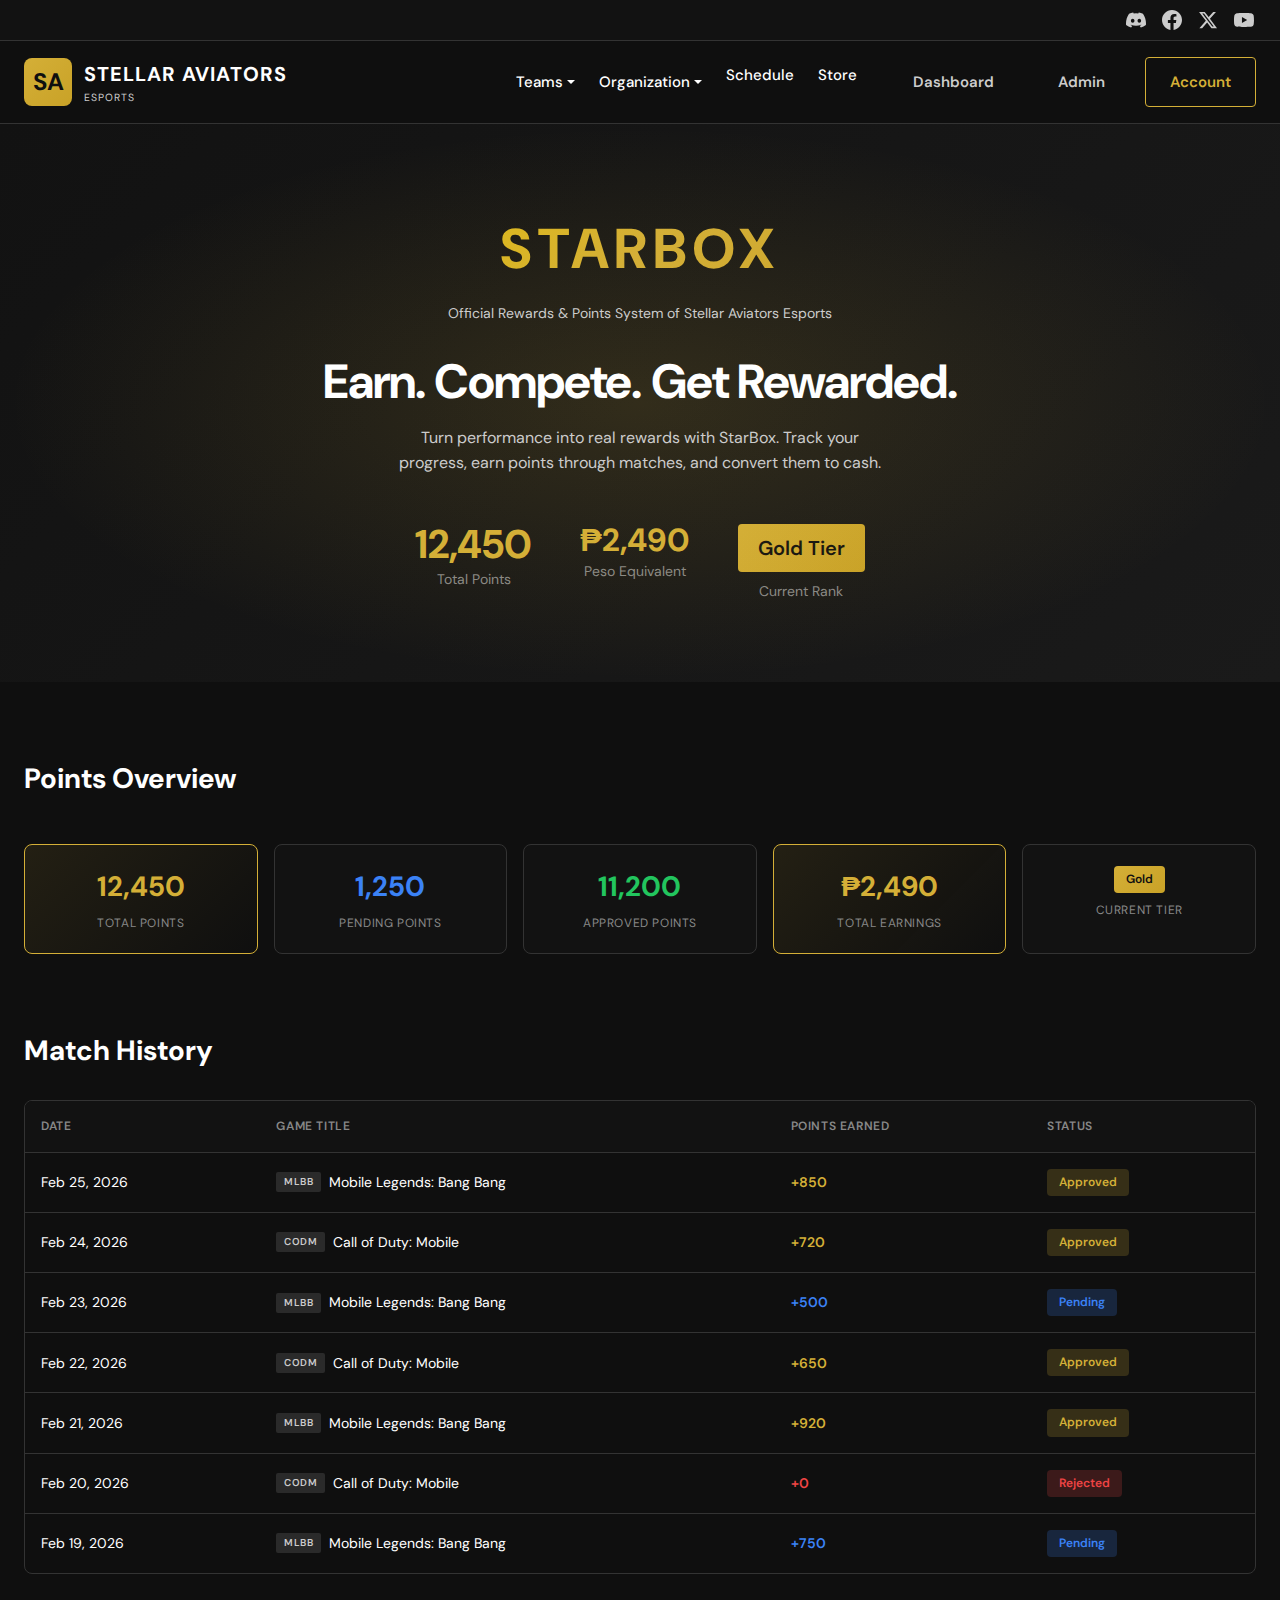
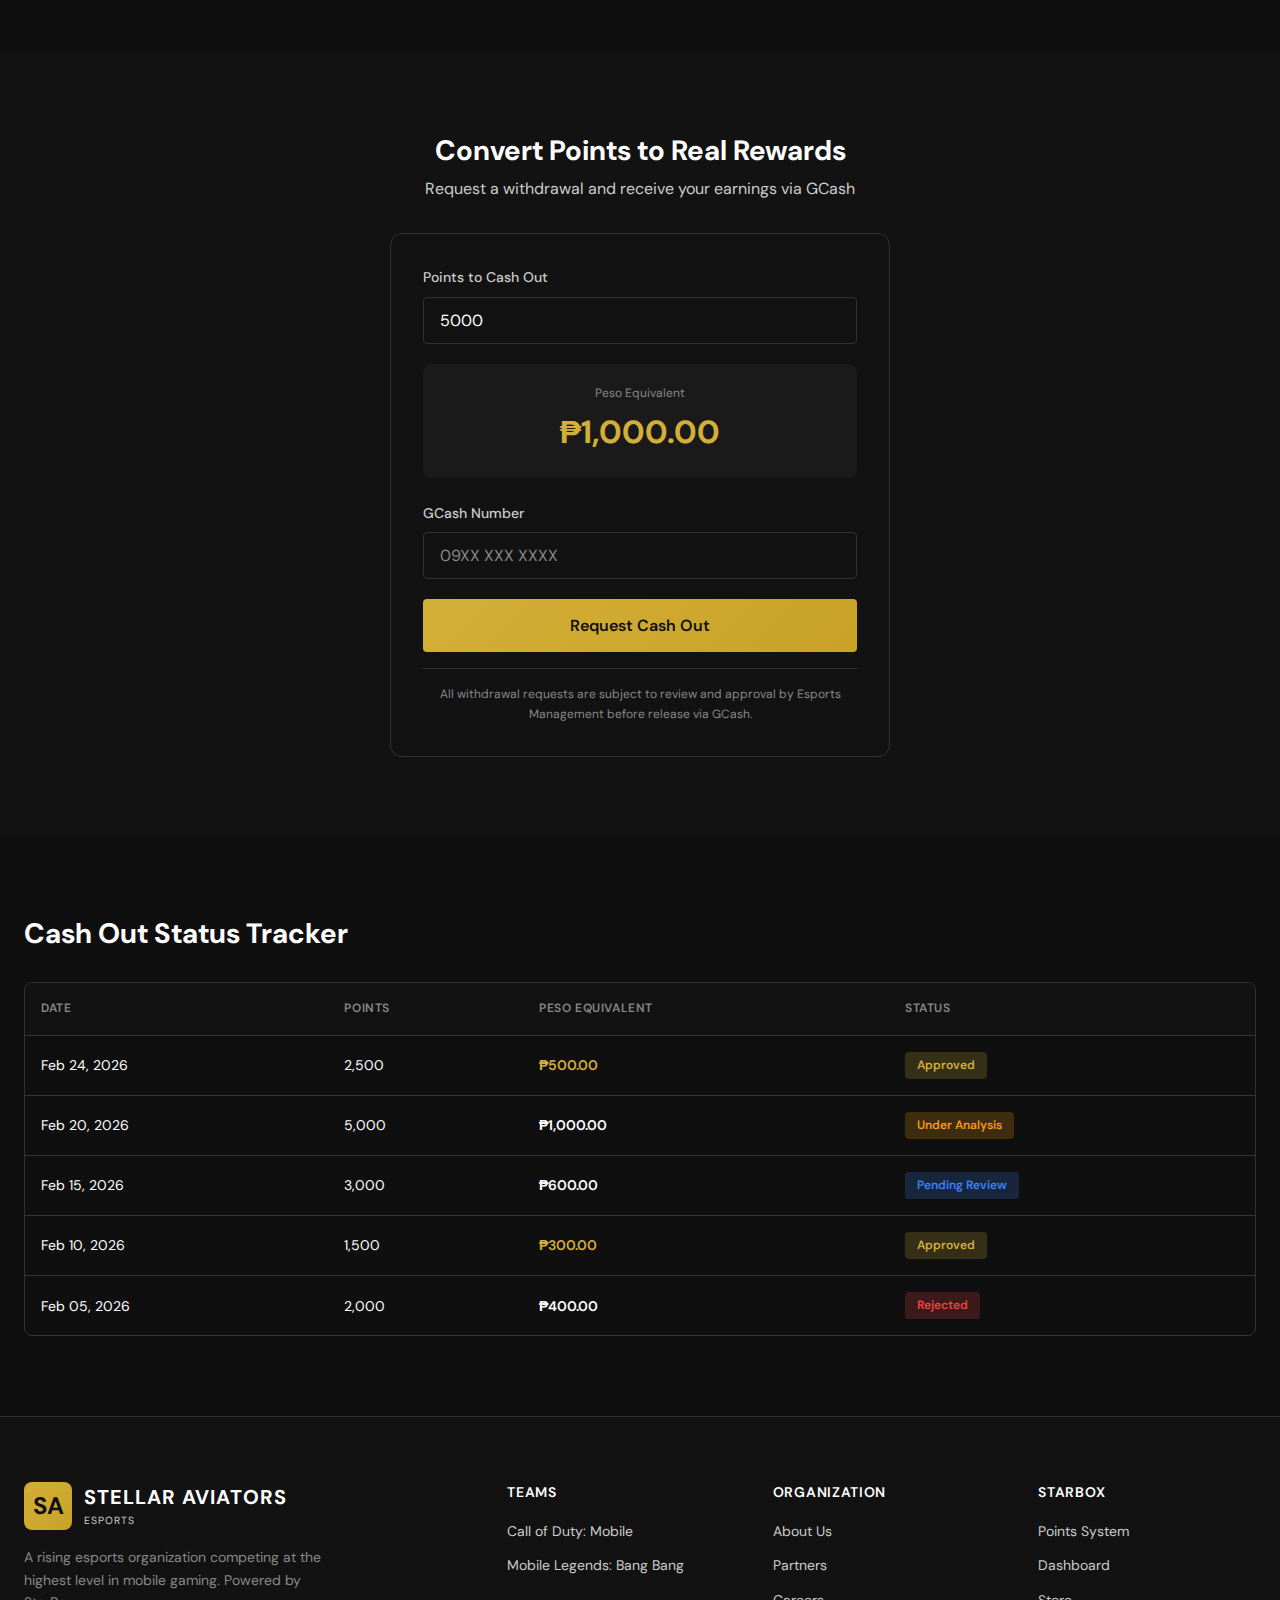
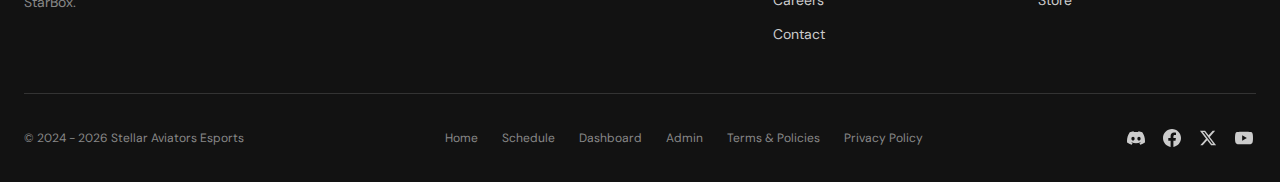
<file: points.html>
<!DOCTYPE html>
<html lang="en">
<head>
    <meta charset="UTF-8">
    <meta name="viewport" content="width=device-width, initial-scale=1.0">
    <title>StarBox | Stellar Aviators Esports Points & Rewards System</title>
    <meta name="description" content="StarBox - The official points, rewards, and performance tracking system of Stellar Aviators Esports. Earn points, compete, and get rewarded.">
    <link rel="stylesheet" href="style.css">
    <link rel="preconnect" href="https://fonts.googleapis.com">
    <link rel="preconnect" href="https://fonts.gstatic.com" crossorigin>
    <link href="https://fonts.googleapis.com/css2?family=DM+Sans:ital,opsz,wght@0,9..40,100..1000;1,9..40,100..1000&display=swap" rel="stylesheet">
</head>
<body>
    <!-- Top Bar -->
    <div class="top-bar">
        <div class="container">
            <div class="social-links">
                <a href="#" title="Discord">
                    <svg width="20" height="20" viewBox="0 0 24 24" fill="currentColor"><path d="M20.317 4.37a19.791 19.791 0 0 0-4.885-1.515.074.074 0 0 0-.079.037c-.21.375-.444.864-.608 1.25a18.27 18.27 0 0 0-5.487 0 12.64 12.64 0 0 0-.617-1.25.077.077 0 0 0-.079-.037A19.736 19.736 0 0 0 3.677 4.37a.07.07 0 0 0-.032.027C.533 9.046-.32 13.58.099 18.057a.082.082 0 0 0 .031.057 19.9 19.9 0 0 0 5.993 3.03.078.078 0 0 0 .084-.028 14.09 14.09 0 0 0 1.226-1.994.076.076 0 0 0-.041-.106 13.107 13.107 0 0 1-1.872-.892.077.077 0 0 1-.008-.128 10.2 10.2 0 0 0 .372-.292.074.074 0 0 1 .077-.01c3.928 1.793 8.18 1.793 12.062 0a.074.074 0 0 1 .078.01c.12.098.246.198.373.292a.077.077 0 0 1-.006.127 12.299 12.299 0 0 1-1.873.892.077.077 0 0 0-.041.107c.36.698.772 1.362 1.225 1.993a.076.076 0 0 0 .084.028 19.839 19.839 0 0 0 6.002-3.03.077.077 0 0 0 .032-.054c.5-5.177-.838-9.674-3.549-13.66a.061.061 0 0 0-.031-.03zM8.02 15.33c-1.183 0-2.157-1.085-2.157-2.419 0-1.333.956-2.419 2.157-2.419 1.21 0 2.176 1.096 2.157 2.42 0 1.333-.956 2.418-2.157 2.418zm7.975 0c-1.183 0-2.157-1.085-2.157-2.419 0-1.333.955-2.419 2.157-2.419 1.21 0 2.176 1.096 2.157 2.42 0 1.333-.946 2.418-2.157 2.418z"/></svg>
                </a>
                <a href="#" title="Facebook">
                    <svg width="20" height="20" viewBox="0 0 24 24" fill="currentColor"><path d="M24 12.073c0-6.627-5.373-12-12-12s-12 5.373-12 12c0 5.99 4.388 10.954 10.125 11.854v-8.385H7.078v-3.47h3.047V9.43c0-3.007 1.792-4.669 4.533-4.669 1.312 0 2.686.235 2.686.235v2.953H15.83c-1.491 0-1.956.925-1.956 1.874v2.25h3.328l-.532 3.47h-2.796v8.385C19.612 23.027 24 18.062 24 12.073z"/></svg>
                </a>
                <a href="#" title="Twitter/X">
                    <svg width="20" height="20" viewBox="0 0 24 24" fill="currentColor"><path d="M18.244 2.25h3.308l-7.227 8.26 8.502 11.24H16.17l-5.214-6.817L4.99 21.75H1.68l7.73-8.835L1.254 2.25H8.08l4.713 6.231zm-1.161 17.52h1.833L7.084 4.126H5.117z"/></svg>
                </a>
                <a href="#" title="YouTube">
                    <svg width="20" height="20" viewBox="0 0 24 24" fill="currentColor"><path d="M23.498 6.186a3.016 3.016 0 0 0-2.122-2.136C19.505 3.545 12 3.545 12 3.545s-7.505 0-9.377.505A3.017 3.017 0 0 0 .502 6.186C0 8.07 0 12 0 12s0 3.93.502 5.814a3.016 3.016 0 0 0 2.122 2.136c1.871.505 9.376.505 9.376.505s7.505 0 9.377-.505a3.015 3.015 0 0 0 2.122-2.136C24 15.93 24 12 24 12s0-3.93-.502-5.814zM9.545 15.568V8.432L15.818 12l-6.273 3.568z"/></svg>
                </a>
            </div>
        </div>
    </div>

    <!-- Main Header -->
    <header class="header">
        <div class="container">
            <a href="index.html" class="logo">
                <div class="logo-icon">SA</div>
                <div class="logo-text">
                    STELLAR AVIATORS
                    <span>ESPORTS</span>
                </div>
            </a>

            <nav class="nav">
                <ul class="nav-links">
                    <li class="nav-item-dropdown">
                        <a href="teams.html" class="nav-link has-dropdown">Teams</a>
                        <ul class="nav-dropdown">
                            <li><a href="teams.html#codm">Call of Duty: Mobile</a></li>
                            <li><a href="teams.html#mlbb">Mobile Legends: Bang Bang</a></li>
                        </ul>
                    </li>
                    <li><a href="index.html#organization" class="nav-link has-dropdown">Organization</a></li>
                    <li><a href="schedule.html" class="nav-link">Schedule</a></li>
                    <li><a href="store.html" class="nav-link">Store</a></li>
                </ul>

                <div class="nav-actions">
                    <a href="profile.html" class="btn btn-ghost">Dashboard</a>
                    <a href="admin.html" class="btn btn-ghost">Admin</a>
                    <a href="sign-in.html" class="btn btn-outline-gold">Account</a>
                </div>

                <button class="menu-toggle" aria-label="Toggle menu">
                    <span></span>
                    <span></span>
                    <span></span>
                </button>
            </nav>
        </div>
    </header>

    <!-- StarBox Hero Section -->
    <section class="points-hero">
        <div class="points-hero-content">
            <div class="starbox-logo">STARBOX</div>
            <p class="starbox-tagline">Official Rewards & Points System of Stellar Aviators Esports</p>

            <h1 class="heading-display lg" style="margin-bottom: 16px;">Earn. Compete. Get Rewarded.</h1>
            <p style="color: var(--text-secondary); max-width: 500px; margin: 0 auto;">Turn performance into real rewards with StarBox. Track your progress, earn points through matches, and convert them to cash.</p>
        </div>

        <!-- Sample Stats Display -->
        <div class="container" style="margin-top: 48px;">
            <div style="display: flex; justify-content: center; gap: 48px; flex-wrap: wrap;">
                <div class="hero-stat" style="text-align: center;">
                    <div class="hero-stat-value">12,450</div>
                    <div class="hero-stat-label">Total Points</div>
                </div>
                <div class="hero-stat" style="text-align: center;">
                    <div class="hero-stat-value" style="font-size: 2rem;">&#8369;2,490</div>
                    <div class="hero-stat-label">Peso Equivalent</div>
                </div>
                <div class="hero-stat" style="text-align: center;">
                    <span class="badge badge-gold" style="font-size: 1.25rem; padding: 8px 20px;">Gold Tier</span>
                    <div class="hero-stat-label" style="margin-top: 8px;">Current Rank</div>
                </div>
            </div>
        </div>
    </section>

    <!-- Points Overview Cards -->
    <section class="section">
        <div class="container">
            <div class="section-header">
                <h2 class="section-title">Points Overview</h2>
            </div>

            <div class="points-overview">
                <div class="points-stat highlight">
                    <div class="points-stat-value">12,450</div>
                    <div class="points-stat-label">Total Points</div>
                </div>
                <div class="points-stat">
                    <div class="points-stat-value" style="color: var(--pending);">1,250</div>
                    <div class="points-stat-label">Pending Points</div>
                </div>
                <div class="points-stat">
                    <div class="points-stat-value" style="color: var(--success);">11,200</div>
                    <div class="points-stat-label">Approved Points</div>
                </div>
                <div class="points-stat highlight">
                    <div class="points-stat-value">&#8369;2,490</div>
                    <div class="points-stat-label">Total Earnings</div>
                </div>
                <div class="points-stat">
                    <span class="badge badge-gold">Gold</span>
                    <div class="points-stat-label" style="margin-top: 8px;">Current Tier</div>
                </div>
            </div>
        </div>
    </section>

    <!-- Match History Table -->
    <section class="section" style="padding-top: 0;">
        <div class="container">
            <div class="section-header">
                <h2 class="section-title">Match History</h2>
            </div>

            <div class="table-wrapper">
                <table>
                    <thead>
                        <tr>
                            <th>Date</th>
                            <th>Game Title</th>
                            <th>Points Earned</th>
                            <th>Status</th>
                        </tr>
                    </thead>
                    <tbody>
                        <tr>
                            <td>Feb 25, 2026</td>
                            <td>
                                <div style="display: flex; align-items: center; gap: 8px;">
                                    <span class="tag tag-game">MLBB</span>
                                    Mobile Legends: Bang Bang
                                </div>
                            </td>
                            <td style="color: var(--gold-primary); font-weight: 600;">+850</td>
                            <td><span class="table-status approved">Approved</span></td>
                        </tr>
                        <tr>
                            <td>Feb 24, 2026</td>
                            <td>
                                <div style="display: flex; align-items: center; gap: 8px;">
                                    <span class="tag tag-game">CODM</span>
                                    Call of Duty: Mobile
                                </div>
                            </td>
                            <td style="color: var(--gold-primary); font-weight: 600;">+720</td>
                            <td><span class="table-status approved">Approved</span></td>
                        </tr>
                        <tr>
                            <td>Feb 23, 2026</td>
                            <td>
                                <div style="display: flex; align-items: center; gap: 8px;">
                                    <span class="tag tag-game">MLBB</span>
                                    Mobile Legends: Bang Bang
                                </div>
                            </td>
                            <td style="color: var(--pending); font-weight: 600;">+500</td>
                            <td><span class="table-status pending">Pending</span></td>
                        </tr>
                        <tr>
                            <td>Feb 22, 2026</td>
                            <td>
                                <div style="display: flex; align-items: center; gap: 8px;">
                                    <span class="tag tag-game">CODM</span>
                                    Call of Duty: Mobile
                                </div>
                            </td>
                            <td style="color: var(--gold-primary); font-weight: 600;">+650</td>
                            <td><span class="table-status approved">Approved</span></td>
                        </tr>
                        <tr>
                            <td>Feb 21, 2026</td>
                            <td>
                                <div style="display: flex; align-items: center; gap: 8px;">
                                    <span class="tag tag-game">MLBB</span>
                                    Mobile Legends: Bang Bang
                                </div>
                            </td>
                            <td style="color: var(--gold-primary); font-weight: 600;">+920</td>
                            <td><span class="table-status approved">Approved</span></td>
                        </tr>
                        <tr>
                            <td>Feb 20, 2026</td>
                            <td>
                                <div style="display: flex; align-items: center; gap: 8px;">
                                    <span class="tag tag-game">CODM</span>
                                    Call of Duty: Mobile
                                </div>
                            </td>
                            <td style="color: var(--error); font-weight: 600;">+0</td>
                            <td><span class="table-status rejected">Rejected</span></td>
                        </tr>
                        <tr>
                            <td>Feb 19, 2026</td>
                            <td>
                                <div style="display: flex; align-items: center; gap: 8px;">
                                    <span class="tag tag-game">MLBB</span>
                                    Mobile Legends: Bang Bang
                                </div>
                            </td>
                            <td style="color: var(--pending); font-weight: 600;">+750</td>
                            <td><span class="table-status pending">Pending</span></td>
                        </tr>
                    </tbody>
                </table>
            </div>
        </div>
    </section>

    <!-- Cash Out Section -->
    <section class="section" style="background: var(--bg-dark);">
        <div class="container">
            <div class="section-header" style="justify-content: center; text-align: center;">
                <div>
                    <h2 class="section-title">Convert Points to Real Rewards</h2>
                    <p class="section-subtitle" style="margin: 8px auto 0;">Request a withdrawal and receive your earnings via GCash</p>
                </div>
            </div>

            <div class="cashout-section">
                <form>
                    <div class="form-group">
                        <label class="form-label">Points to Cash Out</label>
                        <input type="number" class="form-input" placeholder="Enter points amount" value="5000">
                    </div>

                    <div class="cashout-preview">
                        <div class="cashout-preview-label">Peso Equivalent</div>
                        <div class="cashout-preview-value">&#8369;1,000.00</div>
                    </div>

                    <div class="form-group">
                        <label class="form-label">GCash Number</label>
                        <input type="tel" class="form-input" placeholder="09XX XXX XXXX">
                    </div>

                    <button type="submit" class="btn btn-primary btn-full btn-lg">
                        Request Cash Out
                    </button>

                    <p class="cashout-disclaimer">
                        All withdrawal requests are subject to review and approval by Esports Management before release via GCash.
                    </p>
                </form>
            </div>
        </div>
    </section>

    <!-- Cash Out Status Tracker -->
    <section class="section">
        <div class="container">
            <div class="section-header">
                <h2 class="section-title">Cash Out Status Tracker</h2>
            </div>

            <div class="table-wrapper">
                <table>
                    <thead>
                        <tr>
                            <th>Date</th>
                            <th>Points</th>
                            <th>Peso Equivalent</th>
                            <th>Status</th>
                        </tr>
                    </thead>
                    <tbody>
                        <tr>
                            <td>Feb 24, 2026</td>
                            <td>2,500</td>
                            <td style="color: var(--gold-primary); font-weight: 600;">&#8369;500.00</td>
                            <td><span class="table-status approved">Approved</span></td>
                        </tr>
                        <tr>
                            <td>Feb 20, 2026</td>
                            <td>5,000</td>
                            <td style="font-weight: 600;">&#8369;1,000.00</td>
                            <td><span class="table-status under-review">Under Analysis</span></td>
                        </tr>
                        <tr>
                            <td>Feb 15, 2026</td>
                            <td>3,000</td>
                            <td style="font-weight: 600;">&#8369;600.00</td>
                            <td><span class="table-status pending">Pending Review</span></td>
                        </tr>
                        <tr>
                            <td>Feb 10, 2026</td>
                            <td>1,500</td>
                            <td style="color: var(--gold-primary); font-weight: 600;">&#8369;300.00</td>
                            <td><span class="table-status approved">Approved</span></td>
                        </tr>
                        <tr>
                            <td>Feb 05, 2026</td>
                            <td>2,000</td>
                            <td style="font-weight: 600;">&#8369;400.00</td>
                            <td><span class="table-status rejected">Rejected</span></td>
                        </tr>
                    </tbody>
                </table>
            </div>
        </div>
    </section>

    <!-- Footer -->
    <footer class="footer">
        <div class="container">
            <div class="footer-grid">
                <div class="footer-brand">
                    <a href="index.html" class="logo">
                        <div class="logo-icon">SA</div>
                        <div class="logo-text">
                            STELLAR AVIATORS
                            <span>ESPORTS</span>
                        </div>
                    </a>
                    <p style="margin-top: 16px;">A rising esports organization competing at the highest level in mobile gaming. Powered by StarBox.</p>
                </div>

                <div class="footer-col">
                    <h4>Teams</h4>
                    <nav class="footer-links">
                        <a href="teams.html#codm">Call of Duty: Mobile</a>
                        <a href="teams.html#mlbb">Mobile Legends: Bang Bang</a>
                    </nav>
                </div>

                <div class="footer-col">
                    <h4>Organization</h4>
                    <nav class="footer-links">
                        <a href="#">About Us</a>
                        <a href="#">Partners</a>
                        <a href="#">Careers</a>
                        <a href="#">Contact</a>
                    </nav>
                </div>

                <div class="footer-col">
                    <h4>StarBox</h4>
                    <nav class="footer-links">
                        <a href="points.html">Points System</a>
                        <a href="profile.html">Dashboard</a>
                        <a href="store.html">Store</a>
                    </nav>
                </div>
            </div>

            <div class="footer-bottom">
                <div class="footer-copyright">
                    &copy; 2024 - 2026 Stellar Aviators Esports
                </div>
                <div class="footer-legal">
                    <a href="index.html">Home</a>
                    <a href="schedule.html">Schedule</a>
                    <a href="profile.html">Dashboard</a>
                    <a href="admin.html">Admin</a>
                    <a href="#">Terms & Policies</a>
                    <a href="#">Privacy Policy</a>
                </div>
                <div class="social-links">
                    <a href="#" title="Discord">
                        <svg width="18" height="18" viewBox="0 0 24 24" fill="currentColor"><path d="M20.317 4.37a19.791 19.791 0 0 0-4.885-1.515.074.074 0 0 0-.079.037c-.21.375-.444.864-.608 1.25a18.27 18.27 0 0 0-5.487 0 12.64 12.64 0 0 0-.617-1.25.077.077 0 0 0-.079-.037A19.736 19.736 0 0 0 3.677 4.37a.07.07 0 0 0-.032.027C.533 9.046-.32 13.58.099 18.057a.082.082 0 0 0 .031.057 19.9 19.9 0 0 0 5.993 3.03.078.078 0 0 0 .084-.028 14.09 14.09 0 0 0 1.226-1.994.076.076 0 0 0-.041-.106 13.107 13.107 0 0 1-1.872-.892.077.077 0 0 1-.008-.128 10.2 10.2 0 0 0 .372-.292.074.074 0 0 1 .077-.01c3.928 1.793 8.18 1.793 12.062 0a.074.074 0 0 1 .078.01c.12.098.246.198.373.292a.077.077 0 0 1-.006.127 12.299 12.299 0 0 1-1.873.892.077.077 0 0 0-.041.107c.36.698.772 1.362 1.225 1.993a.076.076 0 0 0 .084.028 19.839 19.839 0 0 0 6.002-3.03.077.077 0 0 0 .032-.054c.5-5.177-.838-9.674-3.549-13.66a.061.061 0 0 0-.031-.03zM8.02 15.33c-1.183 0-2.157-1.085-2.157-2.419 0-1.333.956-2.419 2.157-2.419 1.21 0 2.176 1.096 2.157 2.42 0 1.333-.956 2.418-2.157 2.418zm7.975 0c-1.183 0-2.157-1.085-2.157-2.419 0-1.333.955-2.419 2.157-2.419 1.21 0 2.176 1.096 2.157 2.42 0 1.333-.946 2.418-2.157 2.418z"/></svg>
                    </a>
                    <a href="#" title="Facebook">
                        <svg width="18" height="18" viewBox="0 0 24 24" fill="currentColor"><path d="M24 12.073c0-6.627-5.373-12-12-12s-12 5.373-12 12c0 5.99 4.388 10.954 10.125 11.854v-8.385H7.078v-3.47h3.047V9.43c0-3.007 1.792-4.669 4.533-4.669 1.312 0 2.686.235 2.686.235v2.953H15.83c-1.491 0-1.956.925-1.956 1.874v2.25h3.328l-.532 3.47h-2.796v8.385C19.612 23.027 24 18.062 24 12.073z"/></svg>
                    </a>
                    <a href="#" title="Twitter/X">
                        <svg width="18" height="18" viewBox="0 0 24 24" fill="currentColor"><path d="M18.244 2.25h3.308l-7.227 8.26 8.502 11.24H16.17l-5.214-6.817L4.99 21.75H1.68l7.73-8.835L1.254 2.25H8.08l4.713 6.231zm-1.161 17.52h1.833L7.084 4.126H5.117z"/></svg>
                    </a>
                    <a href="#" title="YouTube">
                        <svg width="18" height="18" viewBox="0 0 24 24" fill="currentColor"><path d="M23.498 6.186a3.016 3.016 0 0 0-2.122-2.136C19.505 3.545 12 3.545 12 3.545s-7.505 0-9.377.505A3.017 3.017 0 0 0 .502 6.186C0 8.07 0 12 0 12s0 3.93.502 5.814a3.016 3.016 0 0 0 2.122 2.136c1.871.505 9.376.505 9.376.505s7.505 0 9.377-.505a3.015 3.015 0 0 0 2.122-2.136C24 15.93 24 12 24 12s0-3.93-.502-5.814zM9.545 15.568V8.432L15.818 12l-6.273 3.568z"/></svg>
                    </a>
                </div>
            </div>
        </div>
    </footer>
</body>
</html>
</file>
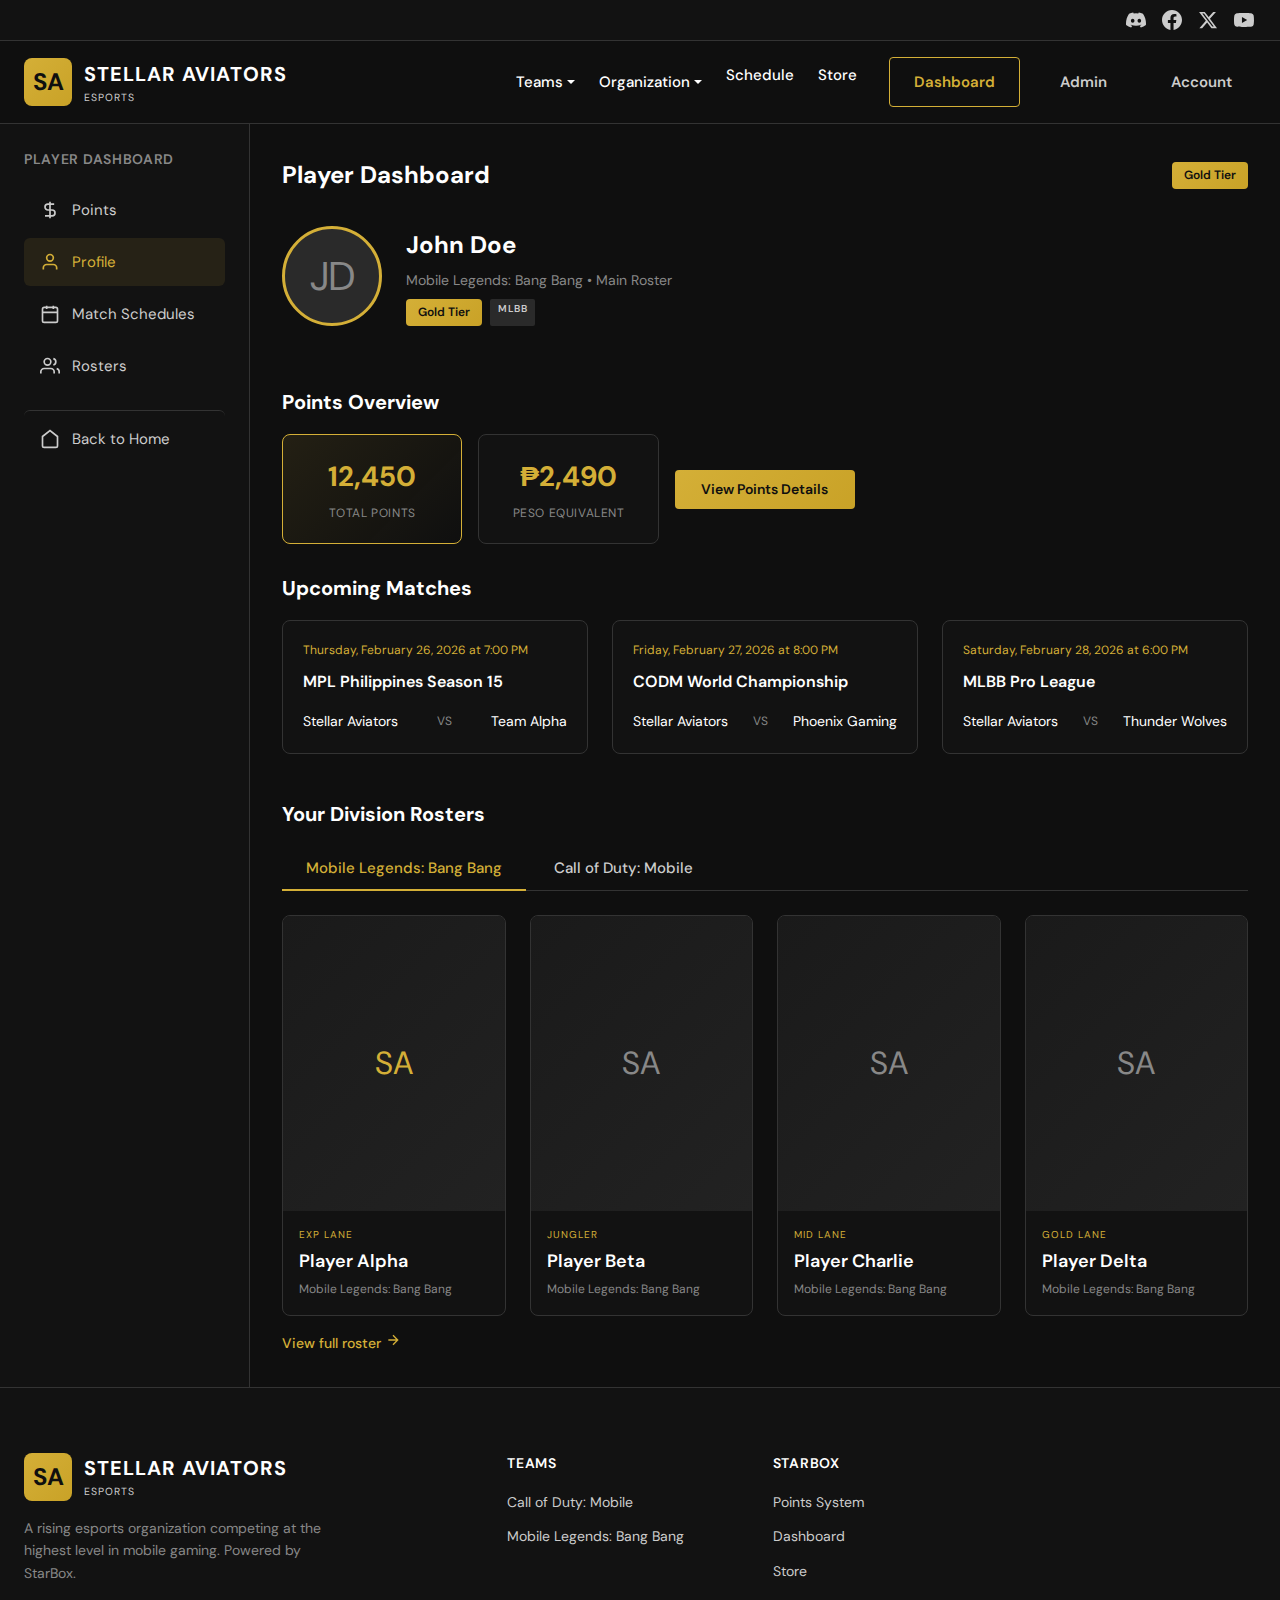
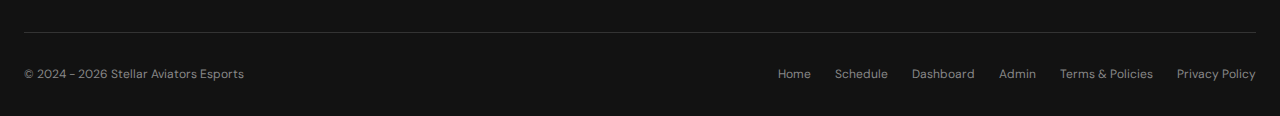
<file: profile.html>
<!DOCTYPE html>
<html lang="en">
<head>
    <meta charset="UTF-8">
    <meta name="viewport" content="width=device-width, initial-scale=1.0">
    <title>Player Dashboard | Stellar Aviators Esports</title>
    <meta name="description" content="Your Stellar Aviators Esports dashboard. Profile, points, match schedules, and rosters.">
    <link rel="stylesheet" href="style.css">
    <link rel="preconnect" href="https://fonts.googleapis.com">
    <link rel="preconnect" href="https://fonts.gstatic.com" crossorigin>
    <link href="https://fonts.googleapis.com/css2?family=DM+Sans:ital,opsz,wght@0,9..40,100..1000;1,9..40,100..1000&display=swap" rel="stylesheet">
</head>
<body>
    <!-- Top Bar -->
    <div class="top-bar">
        <div class="container">
            <div class="social-links">
                <a href="#" title="Discord">
                    <svg width="20" height="20" viewBox="0 0 24 24" fill="currentColor"><path d="M20.317 4.37a19.791 19.791 0 0 0-4.885-1.515.074.074 0 0 0-.079.037c-.21.375-.444.864-.608 1.25a18.27 18.27 0 0 0-5.487 0 12.64 12.64 0 0 0-.617-1.25.077.077 0 0 0-.079-.037A19.736 19.736 0 0 0 3.677 4.37a.07.07 0 0 0-.032.027C.533 9.046-.32 13.58.099 18.057a.082.082 0 0 0 .031.057 19.9 19.9 0 0 0 5.993 3.03.078.078 0 0 0 .084-.028 14.09 14.09 0 0 0 1.226-1.994.076.076 0 0 0-.041-.106 13.107 13.107 0 0 1-1.872-.892.077.077 0 0 1-.008-.128 10.2 10.2 0 0 0 .372-.292.074.074 0 0 1 .077-.01c3.928 1.793 8.18 1.793 12.062 0a.074.074 0 0 1 .078.01c.12.098.246.198.373.292a.077.077 0 0 1-.006.127 12.299 12.299 0 0 1-1.873.892.077.077 0 0 0-.041.107c.36.698.772 1.362 1.225 1.993a.076.076 0 0 0 .084.028 19.839 19.839 0 0 0 6.002-3.03.077.077 0 0 0 .032-.054c.5-5.177-.838-9.674-3.549-13.66a.061.061 0 0 0-.031-.03zM8.02 15.33c-1.183 0-2.157-1.085-2.157-2.419 0-1.333.956-2.419 2.157-2.419 1.21 0 2.176 1.096 2.157 2.42 0 1.333-.956 2.418-2.157 2.418zm7.975 0c-1.183 0-2.157-1.085-2.157-2.419 0-1.333.955-2.419 2.157-2.419 1.21 0 2.176 1.096 2.157 2.42 0 1.333-.946 2.418-2.157 2.418z"/></svg>
                </a>
                <a href="#" title="Facebook">
                    <svg width="20" height="20" viewBox="0 0 24 24" fill="currentColor"><path d="M24 12.073c0-6.627-5.373-12-12-12s-12 5.373-12 12c0 5.99 4.388 10.954 10.125 11.854v-8.385H7.078v-3.47h3.047V9.43c0-3.007 1.792-4.669 4.533-4.669 1.312 0 2.686.235 2.686.235v2.953H15.83c-1.491 0-1.956.925-1.956 1.874v2.25h3.328l-.532 3.47h-2.796v8.385C19.612 23.027 24 18.062 24 12.073z"/></svg>
                </a>
                <a href="#" title="Twitter/X">
                    <svg width="20" height="20" viewBox="0 0 24 24" fill="currentColor"><path d="M18.244 2.25h3.308l-7.227 8.26 8.502 11.24H16.17l-5.214-6.817L4.99 21.75H1.68l7.73-8.835L1.254 2.25H8.08l4.713 6.231zm-1.161 17.52h1.833L7.084 4.126H5.117z"/></svg>
                </a>
                <a href="#" title="YouTube">
                    <svg width="20" height="20" viewBox="0 0 24 24" fill="currentColor"><path d="M23.498 6.186a3.016 3.016 0 0 0-2.122-2.136C19.505 3.545 12 3.545 12 3.545s-7.505 0-9.377.505A3.017 3.017 0 0 0 .502 6.186C0 8.07 0 12 0 12s0 3.93.502 5.814a3.016 3.016 0 0 0 2.122 2.136c1.871.505 9.376.505 9.376.505s7.505 0 9.377-.505a3.015 3.015 0 0 0 2.122-2.136C24 15.93 24 12 24 12s0-3.93-.502-5.814zM9.545 15.568V8.432L15.818 12l-6.273 3.568z"/></svg>
                </a>
            </div>
        </div>
    </div>

    <!-- Main Header -->
    <header class="header">
        <div class="container">
            <a href="index.html" class="logo">
                <div class="logo-icon">SA</div>
                <div class="logo-text">
                    STELLAR AVIATORS
                    <span>ESPORTS</span>
                </div>
            </a>

            <nav class="nav">
                <ul class="nav-links">
                    <li class="nav-item-dropdown">
                        <a href="teams.html" class="nav-link has-dropdown">Teams</a>
                        <ul class="nav-dropdown">
                            <li><a href="teams.html#codm">Call of Duty: Mobile</a></li>
                            <li><a href="teams.html#mlbb">Mobile Legends: Bang Bang</a></li>
                        </ul>
                    </li>
                    <li><a href="index.html#organization" class="nav-link has-dropdown">Organization</a></li>
                    <li><a href="schedule.html" class="nav-link">Schedule</a></li>
                    <li><a href="store.html" class="nav-link">Store</a></li>
                </ul>

                <div class="nav-actions">
                    <a href="profile.html" class="btn btn-outline-gold">Dashboard</a>
                    <a href="admin.html" class="btn btn-ghost">Admin</a>
                    <a href="sign-in.html" class="btn btn-ghost">Account</a>
                </div>

                <button class="menu-toggle" aria-label="Toggle menu">
                    <span></span>
                    <span></span>
                    <span></span>
                </button>
            </nav>
        </div>
    </header>

    <!-- Dashboard Layout -->
    <div class="dashboard">
        <aside class="dashboard-sidebar">
            <h3 class="dashboard-sidebar-title">Player Dashboard</h3>
            <nav class="dashboard-sidebar-nav">
                <a href="points.html" class="dashboard-nav-link">
                    <svg width="20" height="20" viewBox="0 0 24 24" fill="none" stroke="currentColor" stroke-width="2"><path d="M12 2v20M17 5H9.5a3.5 3.5 0 0 0 0 7h5a3.5 3.5 0 0 1 0 7H6"/></svg>
                    Points
                </a>
                <a href="profile.html" class="dashboard-nav-link active">
                    <svg width="20" height="20" viewBox="0 0 24 24" fill="none" stroke="currentColor" stroke-width="2"><path d="M20 21v-2a4 4 0 0 0-4-4H8a4 4 0 0 0-4 4v2"/><circle cx="12" cy="7" r="4"/></svg>
                    Profile
                </a>
                <a href="schedule.html" class="dashboard-nav-link">
                    <svg width="20" height="20" viewBox="0 0 24 24" fill="none" stroke="currentColor" stroke-width="2"><rect x="3" y="4" width="18" height="18" rx="2"/><path d="M16 2v4M8 2v4M3 10h18"/></svg>
                    Match Schedules
                </a>
                <a href="teams.html" class="dashboard-nav-link">
                    <svg width="20" height="20" viewBox="0 0 24 24" fill="none" stroke="currentColor" stroke-width="2"><path d="M17 21v-2a4 4 0 0 0-4-4H5a4 4 0 0 0-4 4v2"/><circle cx="9" cy="7" r="4"/><path d="M23 21v-2a4 4 0 0 0-3-3.87M16 3.13a4 4 0 0 1 0 7.75"/></svg>
                    Rosters
                </a>
                <a href="index.html" class="dashboard-nav-link" style="margin-top: 16px; padding-top: 16px; border-top: 1px solid var(--border-color);">
                    <svg width="20" height="20" viewBox="0 0 24 24" fill="none" stroke="currentColor" stroke-width="2"><path d="M3 9l9-7 9 7v11a2 2 0 0 1-2 2H5a2 2 0 0 1-2-2z"/></svg>
                    Back to Home
                </a>
            </nav>
        </aside>

        <main class="dashboard-content">
            <div class="dashboard-header">
                <h1 class="dashboard-title">Player Dashboard</h1>
                <span class="badge badge-gold">Gold Tier</span>
            </div>

            <!-- Profile Section -->
            <section class="profile-section">
                <div class="profile-header">
                    <div class="profile-avatar">JD</div>
                    <div class="profile-info">
                        <h2>John Doe</h2>
                        <p>Mobile Legends: Bang Bang • Main Roster</p>
                        <div class="profile-badges">
                            <span class="badge badge-gold">Gold Tier</span>
                            <span class="tag tag-game">MLBB</span>
                        </div>
                    </div>
                </div>
            </section>

            <!-- Quick Stats -->
            <section class="section" style="padding: 32px 0;">
                <h3 class="section-title" style="font-size: 1.25rem; margin-bottom: 20px;">Points Overview</h3>
                <div class="points-overview" style="margin-top: 0;">
                    <div class="points-stat highlight">
                        <div class="points-stat-value">12,450</div>
                        <div class="points-stat-label">Total Points</div>
                    </div>
                    <div class="points-stat">
                        <div class="points-stat-value" style="color: var(--gold-primary);">&#8369;2,490</div>
                        <div class="points-stat-label">Peso Equivalent</div>
                    </div>
                    <a href="points.html" class="btn btn-primary btn-sm" style="align-self: center;">View Points Details</a>
                </div>
            </section>

            <!-- Match Schedules -->
            <section id="schedules">
                <h3 class="section-title" style="font-size: 1.25rem; margin-bottom: 20px;">Upcoming Matches</h3>
                <div class="grid grid-3">
                    <div class="match-card">
                        <div class="match-date">Thursday, February 26, 2026 at 7:00 PM</div>
                        <h4 class="match-title">MPL Philippines Season 15</h4>
                        <div class="match-teams">
                            <div class="match-team"><span>Stellar Aviators</span></div>
                            <span class="match-vs">VS</span>
                            <div class="match-team"><span>Team Alpha</span></div>
                        </div>
                    </div>
                    <div class="match-card">
                        <div class="match-date">Friday, February 27, 2026 at 8:00 PM</div>
                        <h4 class="match-title">CODM World Championship</h4>
                        <div class="match-teams">
                            <div class="match-team"><span>Stellar Aviators</span></div>
                            <span class="match-vs">VS</span>
                            <div class="match-team"><span>Phoenix Gaming</span></div>
                        </div>
                    </div>
                    <div class="match-card">
                        <div class="match-date">Saturday, February 28, 2026 at 6:00 PM</div>
                        <h4 class="match-title">MLBB Pro League</h4>
                        <div class="match-teams">
                            <div class="match-team"><span>Stellar Aviators</span></div>
                            <span class="match-vs">VS</span>
                            <div class="match-team"><span>Thunder Wolves</span></div>
                        </div>
                    </div>
                </div>
            </section>

            <!-- Rosters per Game Division -->
            <section id="rosters" style="margin-top: 48px;">
                <h3 class="section-title" style="font-size: 1.25rem; margin-bottom: 20px;">Your Division Rosters</h3>
                <div class="tabs">
                    <button class="tab active">Mobile Legends: Bang Bang</button>
                    <button class="tab">Call of Duty: Mobile</button>
                </div>
                <div class="roster-grid" style="grid-template-columns: repeat(4, 1fr);">
                    <div class="player-card">
                        <div class="player-card-image" style="background: linear-gradient(135deg, var(--bg-medium), var(--bg-light)); display: flex; align-items: center; justify-content: center; font-size: 2rem; color: var(--gold-primary);">SA</div>
                        <div class="player-card-body">
                            <div class="player-card-role">Exp Lane</div>
                            <h4 class="player-card-name">Player Alpha</h4>
                            <div class="player-card-game">Mobile Legends: Bang Bang</div>
                        </div>
                    </div>
                    <div class="player-card">
                        <div class="player-card-image" style="background: linear-gradient(135deg, var(--bg-medium), var(--bg-light)); display: flex; align-items: center; justify-content: center; font-size: 2rem; color: var(--text-muted);">SA</div>
                        <div class="player-card-body">
                            <div class="player-card-role">Jungler</div>
                            <h4 class="player-card-name">Player Beta</h4>
                            <div class="player-card-game">Mobile Legends: Bang Bang</div>
                        </div>
                    </div>
                    <div class="player-card">
                        <div class="player-card-image" style="background: linear-gradient(135deg, var(--bg-medium), var(--bg-light)); display: flex; align-items: center; justify-content: center; font-size: 2rem; color: var(--text-muted);">SA</div>
                        <div class="player-card-body">
                            <div class="player-card-role">Mid Lane</div>
                            <h4 class="player-card-name">Player Charlie</h4>
                            <div class="player-card-game">Mobile Legends: Bang Bang</div>
                        </div>
                    </div>
                    <div class="player-card">
                        <div class="player-card-image" style="background: linear-gradient(135deg, var(--bg-medium), var(--bg-light)); display: flex; align-items: center; justify-content: center; font-size: 2rem; color: var(--text-muted);">SA</div>
                        <div class="player-card-body">
                            <div class="player-card-role">Gold Lane</div>
                            <h4 class="player-card-name">Player Delta</h4>
                            <div class="player-card-game">Mobile Legends: Bang Bang</div>
                        </div>
                    </div>
                </div>
                <a href="teams.html#mlbb" class="section-link" style="margin-top: 16px; display: inline-block;">
                    View full roster
                    <svg width="16" height="16" viewBox="0 0 24 24" fill="none" stroke="currentColor" stroke-width="2"><path d="M5 12h14M12 5l7 7-7 7"/></svg>
                </a>
            </section>
        </main>
    </div>

    <!-- Footer -->
    <footer class="footer">
        <div class="container">
            <div class="footer-grid">
                <div class="footer-brand">
                    <a href="index.html" class="logo">
                        <div class="logo-icon">SA</div>
                        <div class="logo-text">
                            STELLAR AVIATORS
                            <span>ESPORTS</span>
                        </div>
                    </a>
                    <p style="margin-top: 16px;">A rising esports organization competing at the highest level in mobile gaming. Powered by StarBox.</p>
                </div>
                <div class="footer-col">
                    <h4>Teams</h4>
                    <nav class="footer-links">
                        <a href="teams.html#codm">Call of Duty: Mobile</a>
                        <a href="teams.html#mlbb">Mobile Legends: Bang Bang</a>
                    </nav>
                </div>
                <div class="footer-col">
                    <h4>StarBox</h4>
                    <nav class="footer-links">
                        <a href="points.html">Points System</a>
                        <a href="profile.html">Dashboard</a>
                        <a href="store.html">Store</a>
                    </nav>
                </div>
            </div>
            <div class="footer-bottom">
                <div class="footer-copyright">
                    &copy; 2024 - 2026 Stellar Aviators Esports
                </div>
                <div class="footer-legal">
                    <a href="index.html">Home</a>
                    <a href="schedule.html">Schedule</a>
                    <a href="profile.html">Dashboard</a>
                    <a href="admin.html">Admin</a>
                    <a href="#">Terms & Policies</a>
                    <a href="#">Privacy Policy</a>
                </div>
            </div>
        </div>
    </footer>
</body>
</html>
</file>
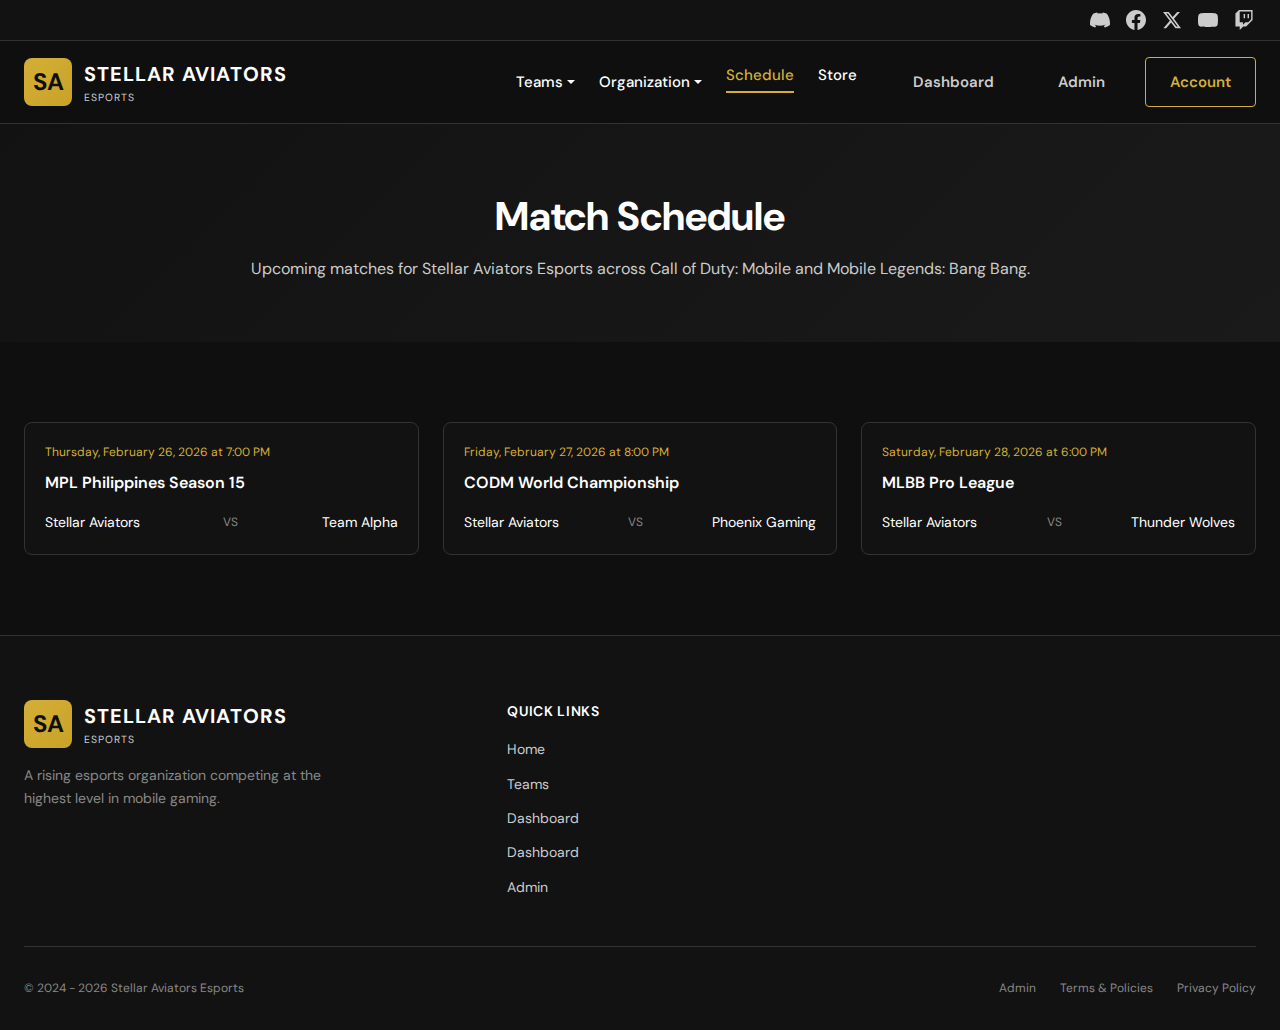
<file: schedule.html>
<!DOCTYPE html>
<html lang="en">
<head>
    <meta charset="UTF-8">
    <meta name="viewport" content="width=device-width, initial-scale=1.0">
    <title>Match Schedule | Stellar Aviators Esports</title>
    <meta name="description" content="Upcoming match schedule for Stellar Aviators Esports. CODM and MLBB matches.">
    <link rel="stylesheet" href="style.css">
    <link rel="preconnect" href="https://fonts.googleapis.com">
    <link rel="preconnect" href="https://fonts.gstatic.com" crossorigin>
    <link href="https://fonts.googleapis.com/css2?family=DM+Sans:ital,opsz,wght@0,9..40,100..1000;1,9..40,100..1000&display=swap" rel="stylesheet">
</head>
<body>
    <!-- Top Bar -->
    <div class="top-bar">
        <div class="container">
            <div class="social-links">
                <a href="#" title="Discord"><svg width="20" height="20" viewBox="0 0 24 24" fill="currentColor"><path d="M20.317 4.37a19.791 19.791 0 0 0-4.885-1.515.074.074 0 0 0-.079.037c-.21.375-.444.864-.608 1.25a18.27 18.27 0 0 0-5.487 0 12.64 12.64 0 0 0-.617-1.25.077.077 0 0 0-.079-.037A19.736 19.736 0 0 0 3.677 4.37a.07.07 0 0 0-.032.027C.533 9.046-.32 13.58.099 18.057a.082.082 0 0 0 .031.057 19.9 19.9 0 0 0 5.993 3.03.078.078 0 0 0 .084-.028 14.09 14.09 0 0 0 1.226-1.994.076.076 0 0 0-.041-.106 13.107 13.107 0 0 1-1.872-.892.077.077 0 0 1-.008-.128 10.2 10.2 0 0 0 .372-.292.074.074 0 0 1 .077-.01c3.928 1.793 8.18 1.793 12.062 0a.074.074 0 0 1 .078.01c.12.098.246.198.373.292a.077.077 0 0 1-.006.127 12.299 12.299 0 0 1-1.873.892.077.077 0 0 0-.041.107c.36.698.772 1.362 1.225 1.993a.076.076 0 0 0 .084.028 19.839 19.839 0 0 0 6.002-3.03.077.077 0 0 0 .032-.054c.5-5.177-.838-9.674-3.549-13.66a.061.061 0 0 0-.031-.03z"/></svg></a>
                <a href="#" title="Facebook"><svg width="20" height="20" viewBox="0 0 24 24" fill="currentColor"><path d="M24 12.073c0-6.627-5.373-12-12-12s-12 5.373-12 12c0 5.99 4.388 10.954 10.125 11.854v-8.385H7.078v-3.47h3.047V9.43c0-3.007 1.792-4.669 4.533-4.669 1.312 0 2.686.235 2.686.235v2.953H15.83c-1.491 0-1.956.925-1.956 1.874v2.25h3.328l-.532 3.47h-2.796v8.385C19.612 23.027 24 18.062 24 12.073z"/></svg></a>
                <a href="#" title="Twitter/X"><svg width="20" height="20" viewBox="0 0 24 24" fill="currentColor"><path d="M18.244 2.25h3.308l-7.227 8.26 8.502 11.24H16.17l-5.214-6.817L4.99 21.75H1.68l7.73-8.835L1.254 2.25H8.08l4.713 6.231zm-1.161 17.52h1.833L7.084 4.126H5.117z"/></svg></a>
                <a href="#" title="YouTube"><svg width="20" height="20" viewBox="0 0 24 24" fill="currentColor"><path d="M23.498 6.186a3.016 3.016 0 0 0-2.122-2.136C19.505 3.545 12 3.545 12 3.545s-7.505 0-9.377.505A3.017 3.017 0 0 0 .502 6.186C0 8.07 0 12 0 12s0 3.93.502 5.814a3.016 3.016 0 0 0 2.122 2.136c1.871.505 9.376.505 9.376.505s7.505 0 9.377-.505a3.015 3.015 0 0 0 2.122-2.136C24 15.93 24 12 24 12s0-3.93-.502-5.814z"/></svg></a>
                <a href="#" title="Twitch"><svg width="20" height="20" viewBox="0 0 24 24" fill="currentColor"><path d="M11.571 4.714h1.715v5.143H11.57zm4.715 0H18v5.143h-1.714zM6 0L1.714 4.286v15.428h5.143V24l4.286-4.286h3.428L22.286 12V0zm14.571 11.143l-3.428 3.428h-3.429l-3 3v-3H6.857V1.714h13.714Z"/></svg></a>
            </div>
        </div>
    </div>

    <header class="header">
        <div class="container">
            <a href="index.html" class="logo">
                <div class="logo-icon">SA</div>
                <div class="logo-text">STELLAR AVIATORS<span>ESPORTS</span></div>
            </a>
            <nav class="nav">
                <ul class="nav-links">
                    <li class="nav-item-dropdown">
                        <a href="teams.html" class="nav-link has-dropdown">Teams</a>
                        <ul class="nav-dropdown">
                            <li><a href="teams.html#codm">Call of Duty: Mobile</a></li>
                            <li><a href="teams.html#mlbb">Mobile Legends: Bang Bang</a></li>
                        </ul>
                    </li>
                    <li><a href="index.html#organization" class="nav-link has-dropdown">Organization</a></li>
                    <li><a href="schedule.html" class="nav-link active">Schedule</a></li>
                    <li><a href="store.html" class="nav-link">Store</a></li>
                </ul>
                <div class="nav-actions">
                    <a href="profile.html" class="btn btn-ghost">Dashboard</a>
                    <a href="admin.html" class="btn btn-ghost">Admin</a>
                    <a href="sign-in.html" class="btn btn-outline-gold">Account</a>
                </div>
                <button class="menu-toggle" aria-label="Toggle menu"><span></span><span></span><span></span></button>
            </nav>
        </div>
    </header>

    <section class="section store-hero">
        <div class="container">
            <h1>Match Schedule</h1>
            <p>Upcoming matches for Stellar Aviators Esports across Call of Duty: Mobile and Mobile Legends: Bang Bang.</p>
        </div>
    </section>

    <section class="section">
        <div class="container">
            <div class="grid grid-3">
                <div class="match-card">
                    <div class="match-date">Thursday, February 26, 2026 at 7:00 PM</div>
                    <h3 class="match-title">MPL Philippines Season 15</h3>
                    <div class="match-teams">
                        <div class="match-team"><span>Stellar Aviators</span></div>
                        <span class="match-vs">VS</span>
                        <div class="match-team"><span>Team Alpha</span></div>
                    </div>
                </div>
                <div class="match-card">
                    <div class="match-date">Friday, February 27, 2026 at 8:00 PM</div>
                    <h3 class="match-title">CODM World Championship</h3>
                    <div class="match-teams">
                        <div class="match-team"><span>Stellar Aviators</span></div>
                        <span class="match-vs">VS</span>
                        <div class="match-team"><span>Phoenix Gaming</span></div>
                    </div>
                </div>
                <div class="match-card">
                    <div class="match-date">Saturday, February 28, 2026 at 6:00 PM</div>
                    <h3 class="match-title">MLBB Pro League</h3>
                    <div class="match-teams">
                        <div class="match-team"><span>Stellar Aviators</span></div>
                        <span class="match-vs">VS</span>
                        <div class="match-team"><span>Thunder Wolves</span></div>
                    </div>
                </div>
            </div>
        </div>
    </section>

    <footer class="footer">
        <div class="container">
            <div class="footer-grid">
                <div class="footer-brand">
                    <a href="index.html" class="logo">
                        <div class="logo-icon">SA</div>
                        <div class="logo-text">STELLAR AVIATORS<span>ESPORTS</span></div>
                    </a>
                    <p style="margin-top: 16px;">A rising esports organization competing at the highest level in mobile gaming.</p>
                </div>
                <div class="footer-col">
                    <h4>Quick Links</h4>
                    <nav class="footer-links">
                        <a href="index.html">Home</a>
                        <a href="teams.html">Teams</a>
                        <a href="profile.html">Dashboard</a>
                        <a href="profile.html">Dashboard</a>
                        <a href="admin.html">Admin</a>
                    </nav>
                </div>
            </div>
            <div class="footer-bottom">
                <div class="footer-copyright">&copy; 2024 - 2026 Stellar Aviators Esports</div>
                <div class="footer-legal">
                    <a href="admin.html">Admin</a>
                    <a href="#">Terms & Policies</a>
                    <a href="#">Privacy Policy</a>
                </div>
            </div>
        </div>
    </footer>
</body>
</html>
</file>
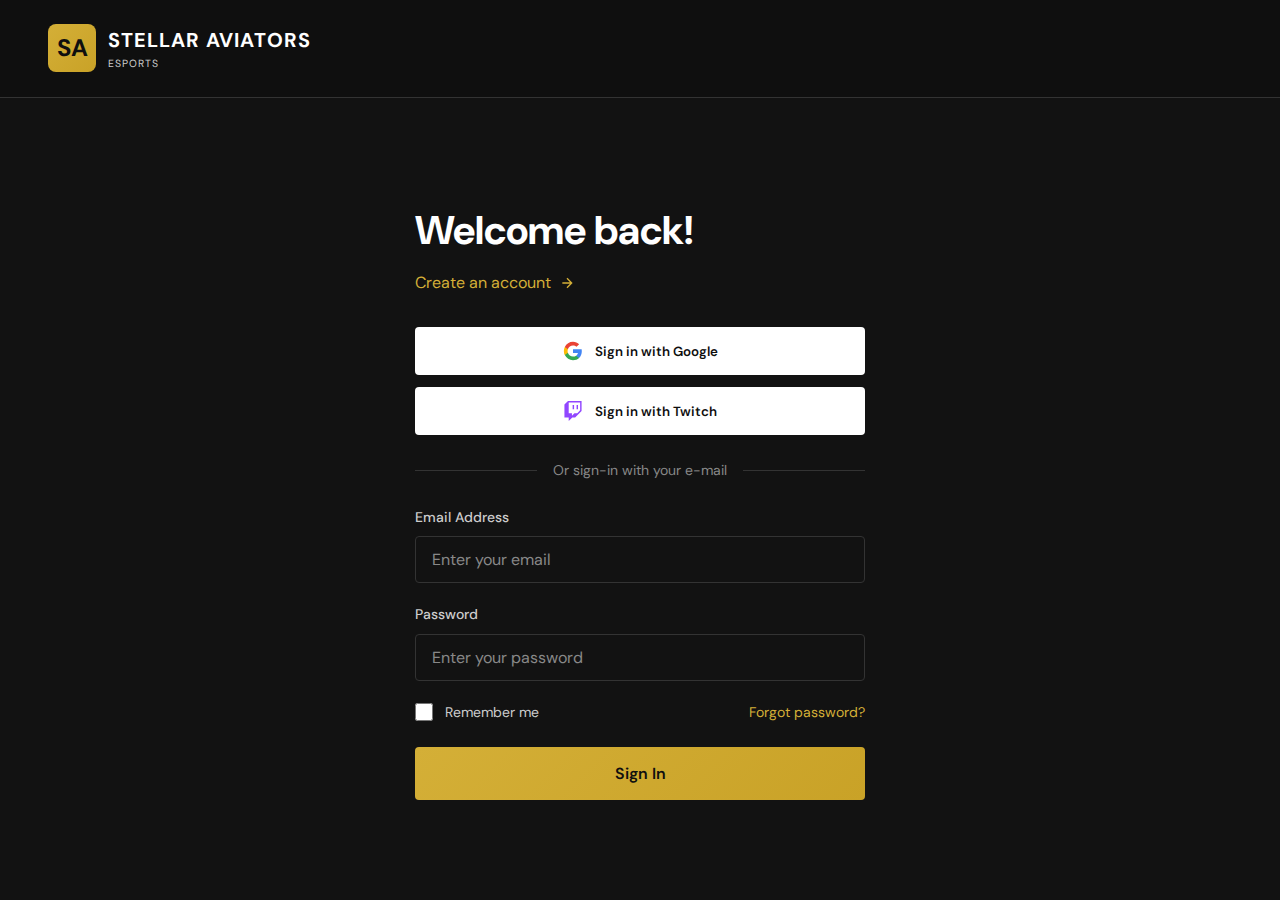
<file: sign-in.html>
<!DOCTYPE html>
<html lang="en">
<head>
    <meta charset="UTF-8">
    <meta name="viewport" content="width=device-width, initial-scale=1.0">
    <title>Sign In | Stellar Aviators Esports</title>
    <meta name="description" content="Sign in to your Stellar Aviators Esports account. Access your profile, points, and rewards.">
    <link rel="stylesheet" href="style.css">
    <link rel="preconnect" href="https://fonts.googleapis.com">
    <link rel="preconnect" href="https://fonts.gstatic.com" crossorigin>
    <link href="https://fonts.googleapis.com/css2?family=DM+Sans:ital,opsz,wght@0,9..40,100..1000;1,9..40,100..1000&display=swap" rel="stylesheet">
</head>
<body class="auth-page">
    <!-- Auth Header -->
    <header class="auth-header" style="background: var(--bg-darkest);">
        <div class="container">
            <a href="index.html" class="logo">
                <div class="logo-icon">SA</div>
                <div class="logo-text">
                    STELLAR AVIATORS
                    <span>ESPORTS</span>
                </div>
            </a>
        </div>
    </header>

    <!-- Auth Main -->
    <main class="auth-main" style="background: var(--bg-dark);">
        <div class="auth-container">
            <h1 class="auth-title">Welcome back!</h1>
            <p class="auth-subtitle">
                <a href="sign-up.html">
                    Create an account
                    <svg width="16" height="16" viewBox="0 0 24 24" fill="none" stroke="currentColor" stroke-width="2"><path d="M5 12h14M12 5l7 7-7 7"/></svg>
                </a>
            </p>

            <!-- OAuth Providers -->
            <div class="auth-providers">
                <button class="auth-provider-btn">
                    <svg width="20" height="20" viewBox="0 0 24 24"><path fill="#4285F4" d="M22.56 12.25c0-.78-.07-1.53-.2-2.25H12v4.26h5.92c-.26 1.37-1.04 2.53-2.21 3.31v2.77h3.57c2.08-1.92 3.28-4.74 3.28-8.09z"/><path fill="#34A853" d="M12 23c2.97 0 5.46-.98 7.28-2.66l-3.57-2.77c-.98.66-2.23 1.06-3.71 1.06-2.86 0-5.29-1.93-6.16-4.53H2.18v2.84C3.99 20.53 7.7 23 12 23z"/><path fill="#FBBC05" d="M5.84 14.09c-.22-.66-.35-1.36-.35-2.09s.13-1.43.35-2.09V7.07H2.18C1.43 8.55 1 10.22 1 12s.43 3.45 1.18 4.93l2.85-2.22.81-.62z"/><path fill="#EA4335" d="M12 5.38c1.62 0 3.06.56 4.21 1.64l3.15-3.15C17.45 2.09 14.97 1 12 1 7.7 1 3.99 3.47 2.18 7.07l3.66 2.84c.87-2.6 3.3-4.53 6.16-4.53z"/></svg>
                    Sign in with Google
                </button>
                <button class="auth-provider-btn">
                    <svg width="20" height="20" viewBox="0 0 24 24" fill="#9146FF"><path d="M11.571 4.714h1.715v5.143H11.57zm4.715 0H18v5.143h-1.714zM6 0L1.714 4.286v15.428h5.143V24l4.286-4.286h3.428L22.286 12V0zm14.571 11.143l-3.428 3.428h-3.429l-3 3v-3H6.857V1.714h13.714Z"/></svg>
                    Sign in with Twitch
                </button>
            </div>

            <div class="form-divider">
                <span>Or sign-in with your e-mail</span>
            </div>

            <!-- Sign In Form -->
            <form>
                <div class="form-group">
                    <label class="form-label">Email Address</label>
                    <input type="email" class="form-input" placeholder="Enter your email" required>
                </div>

                <div class="form-group">
                    <label class="form-label">Password</label>
                    <input type="password" class="form-input" placeholder="Enter your password" required>
                </div>

                <div style="display: flex; justify-content: space-between; align-items: center; margin-bottom: 24px;">
                    <label class="form-checkbox">
                        <input type="checkbox">
                        <span style="font-size: 0.875rem; color: var(--text-secondary);">Remember me</span>
                    </label>
                    <a href="#" style="font-size: 0.875rem; color: var(--gold-primary);">Forgot password?</a>
                </div>

                <button type="submit" class="btn btn-primary btn-full btn-lg">
                    Sign In
                </button>
            </form>
        </div>
    </main>
</body>
</html>
</file>
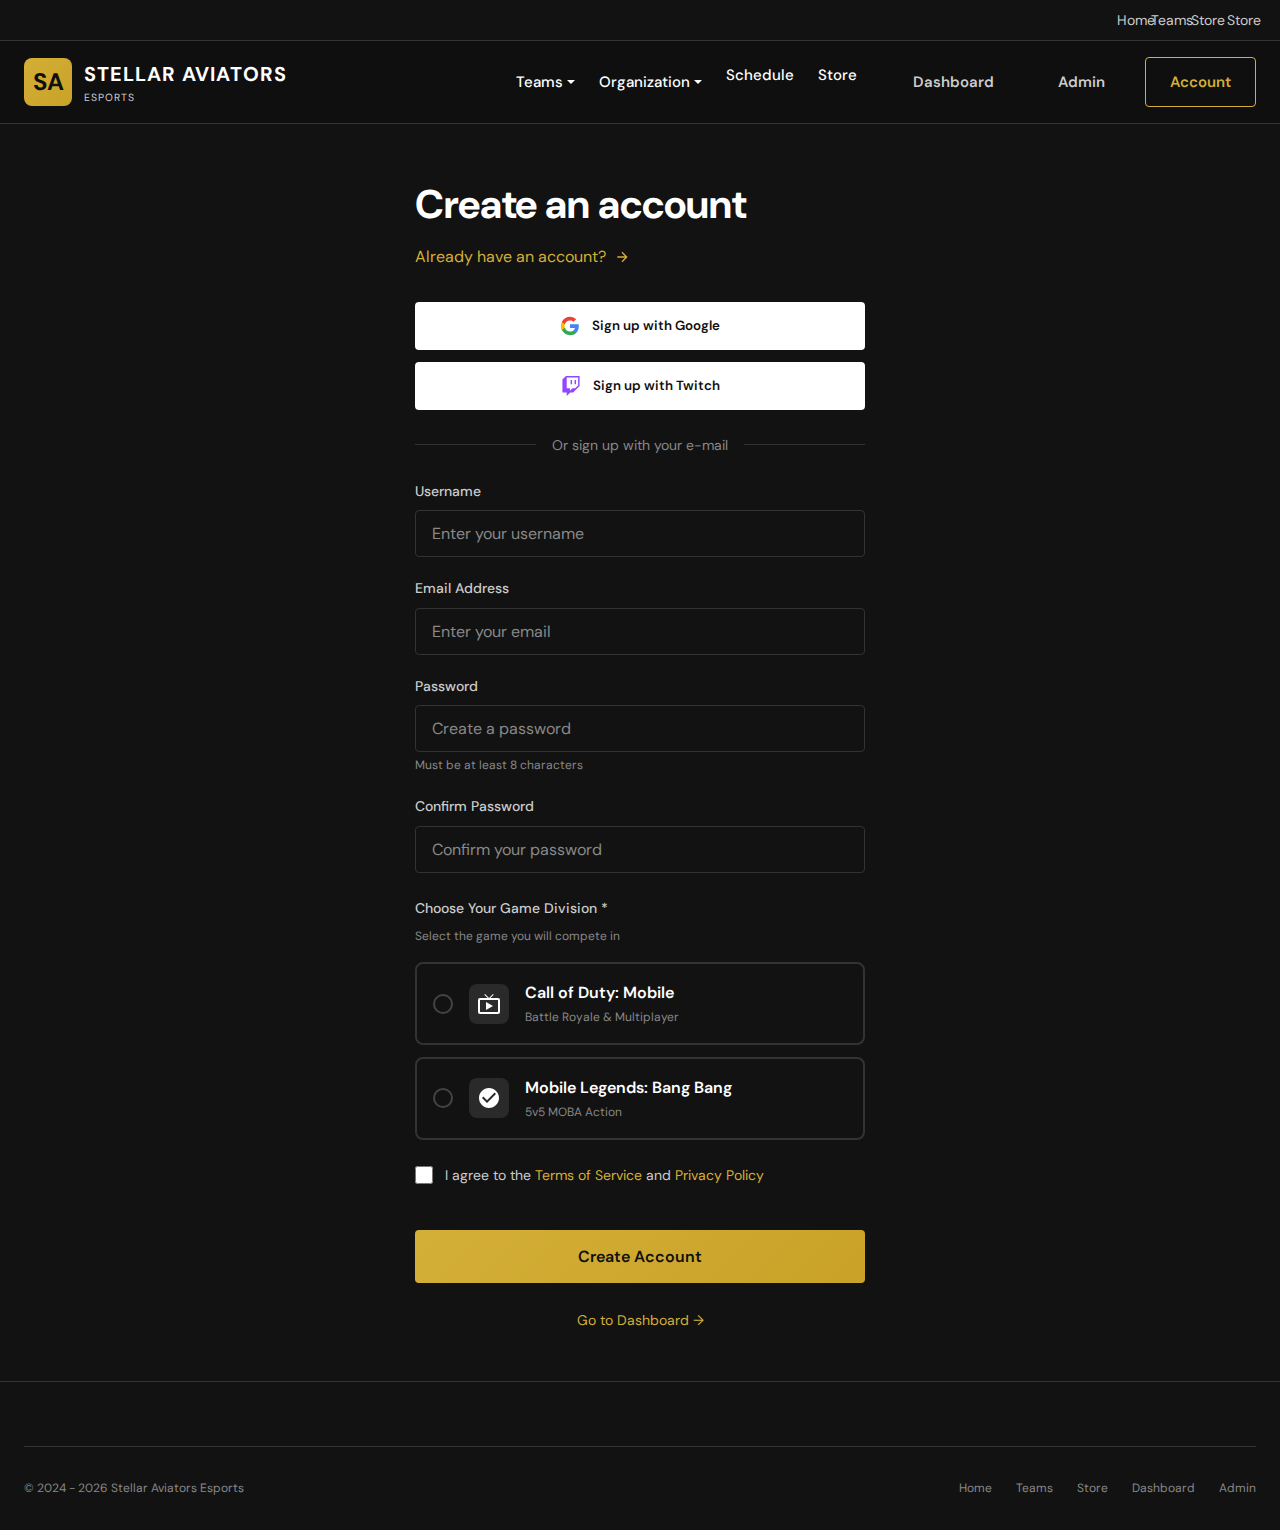
<file: sign-up.html>
<!DOCTYPE html>
<html lang="en">
<head>
    <meta charset="UTF-8">
    <meta name="viewport" content="width=device-width, initial-scale=1.0">
    <title>Create Account | Stellar Aviators Esports</title>
    <meta name="description" content="Join Stellar Aviators Esports. Create your account and become part of our gaming community.">
    <link rel="stylesheet" href="style.css">
    <link rel="preconnect" href="https://fonts.googleapis.com">
    <link rel="preconnect" href="https://fonts.gstatic.com" crossorigin>
    <link href="https://fonts.googleapis.com/css2?family=DM+Sans:ital,opsz,wght@0,9..40,100..1000;1,9..40,100..1000&display=swap" rel="stylesheet">
</head>
<body class="auth-page">
    <!-- Top Bar -->
    <div class="top-bar">
        <div class="container">
            <div class="social-links">
                <a href="index.html" title="Home">Home</a>
                <a href="teams.html" title="Teams">Teams</a>
                <a href="store.html" title="Store">Store</a>
                <a href="store.html" title="Store">Store</a>
            </div>
        </div>
    </div>

    <!-- Main Header -->
    <header class="header">
        <div class="container">
            <a href="index.html" class="logo">
                <div class="logo-icon">SA</div>
                <div class="logo-text">
                    STELLAR AVIATORS
                    <span>ESPORTS</span>
                </div>
            </a>
            <nav class="nav">
                <ul class="nav-links">
                    <li class="nav-item-dropdown">
                        <a href="teams.html" class="nav-link has-dropdown">Teams</a>
                        <ul class="nav-dropdown">
                            <li><a href="teams.html#codm">Call of Duty: Mobile</a></li>
                            <li><a href="teams.html#mlbb">Mobile Legends: Bang Bang</a></li>
                        </ul>
                    </li>
                    <li><a href="index.html#organization" class="nav-link has-dropdown">Organization</a></li>
                    <li><a href="schedule.html" class="nav-link">Schedule</a></li>
                    <li><a href="store.html" class="nav-link">Store</a></li>
                </ul>
                <div class="nav-actions">
                    <a href="profile.html" class="btn btn-ghost">Dashboard</a>
                    <a href="admin.html" class="btn btn-ghost">Admin</a>
                    <a href="sign-in.html" class="btn btn-outline-gold">Account</a>
                </div>
                <button class="menu-toggle" aria-label="Toggle menu"><span></span><span></span><span></span></button>
            </nav>
        </div>
    </header>

    <!-- Auth Main -->
    <main class="auth-main" style="background: var(--bg-dark);">
        <div class="auth-container">
            <h1 class="auth-title">Create an account</h1>
            <p class="auth-subtitle">
                <a href="sign-in.html">
                    Already have an account?
                    <svg width="16" height="16" viewBox="0 0 24 24" fill="none" stroke="currentColor" stroke-width="2"><path d="M5 12h14M12 5l7 7-7 7"/></svg>
                </a>
            </p>

            <!-- OAuth Providers -->
            <div class="auth-providers">
                <button class="auth-provider-btn">
                    <svg width="20" height="20" viewBox="0 0 24 24"><path fill="#4285F4" d="M22.56 12.25c0-.78-.07-1.53-.2-2.25H12v4.26h5.92c-.26 1.37-1.04 2.53-2.21 3.31v2.77h3.57c2.08-1.92 3.28-4.74 3.28-8.09z"/><path fill="#34A853" d="M12 23c2.97 0 5.46-.98 7.28-2.66l-3.57-2.77c-.98.66-2.23 1.06-3.71 1.06-2.86 0-5.29-1.93-6.16-4.53H2.18v2.84C3.99 20.53 7.7 23 12 23z"/><path fill="#FBBC05" d="M5.84 14.09c-.22-.66-.35-1.36-.35-2.09s.13-1.43.35-2.09V7.07H2.18C1.43 8.55 1 10.22 1 12s.43 3.45 1.18 4.93l2.85-2.22.81-.62z"/><path fill="#EA4335" d="M12 5.38c1.62 0 3.06.56 4.21 1.64l3.15-3.15C17.45 2.09 14.97 1 12 1 7.7 1 3.99 3.47 2.18 7.07l3.66 2.84c.87-2.6 3.3-4.53 6.16-4.53z"/></svg>
                    Sign up with Google
                </button>
                <button class="auth-provider-btn">
                    <svg width="20" height="20" viewBox="0 0 24 24" fill="#9146FF"><path d="M11.571 4.714h1.715v5.143H11.57zm4.715 0H18v5.143h-1.714zM6 0L1.714 4.286v15.428h5.143V24l4.286-4.286h3.428L22.286 12V0zm14.571 11.143l-3.428 3.428h-3.429l-3 3v-3H6.857V1.714h13.714Z"/></svg>
                    Sign up with Twitch
                </button>
            </div>

            <div class="form-divider">
                <span>Or sign up with your e-mail</span>
            </div>

            <!-- Sign Up Form -->
            <form>
                <div class="form-group">
                    <label class="form-label">Username</label>
                    <input type="text" class="form-input" placeholder="Enter your username" required>
                </div>

                <div class="form-group">
                    <label class="form-label">Email Address</label>
                    <input type="email" class="form-input" placeholder="Enter your email" required>
                </div>

                <div class="form-group">
                    <label class="form-label">Password</label>
                    <input type="password" class="form-input" placeholder="Create a password" required>
                    <p class="form-hint">Must be at least 8 characters</p>
                </div>

                <div class="form-group">
                    <label class="form-label">Confirm Password</label>
                    <input type="password" class="form-input" placeholder="Confirm your password" required>
                </div>

                <!-- Game Division Selection -->
                <div class="division-select">
                    <label class="form-label">Choose Your Game Division *</label>
                    <p class="form-hint" style="margin-bottom: 16px;">Select the game you will compete in</p>

                    <label class="division-option">
                        <input type="radio" name="game_division" value="codm" required>
                        <span class="division-option-radio"></span>
                        <div class="division-option-icon">
                            <svg width="24" height="24" viewBox="0 0 24 24" fill="currentColor"><path d="M21 6h-7.59l3.29-3.29L16 2l-4 4-4-4-.71.71L10.59 6H3a2 2 0 0 0-2 2v12c0 1.1.9 2 2 2h18a2 2 0 0 0 2-2V8a2 2 0 0 0-2-2zm0 14H3V8h18v12zM9 10v8l7-4z"/></svg>
                        </div>
                        <div class="division-option-info">
                            <h4>Call of Duty: Mobile</h4>
                            <p>Battle Royale & Multiplayer</p>
                        </div>
                    </label>

                    <label class="division-option">
                        <input type="radio" name="game_division" value="mlbb" required>
                        <span class="division-option-radio"></span>
                        <div class="division-option-icon">
                            <svg width="24" height="24" viewBox="0 0 24 24" fill="currentColor"><path d="M12 2C6.48 2 2 6.48 2 12s4.48 10 10 10 10-4.48 10-10S17.52 2 12 2zm-2 15l-5-5 1.41-1.41L10 14.17l7.59-7.59L19 8l-9 9z"/></svg>
                        </div>
                        <div class="division-option-info">
                            <h4>Mobile Legends: Bang Bang</h4>
                            <p>5v5 MOBA Action</p>
                        </div>
                    </label>
                </div>

                <div class="form-group mt-4">
                    <label class="form-checkbox">
                        <input type="checkbox" required>
                        <span style="font-size: 0.875rem; color: var(--text-secondary);">
                            I agree to the <a href="#" style="color: var(--gold-primary);">Terms of Service</a> and <a href="#" style="color: var(--gold-primary);">Privacy Policy</a>
                        </span>
                    </label>
                </div>

                <button type="submit" class="btn btn-primary btn-full btn-lg mt-4">
                    Create Account
                </button>
            </form>
            <p style="text-align: center; margin-top: 24px;">
                <a href="profile.html" style="font-size: 0.875rem; color: var(--gold-primary);">Go to Dashboard →</a>
            </p>
        </div>
    </main>
    <footer class="footer">
        <div class="container">
            <div class="footer-bottom">
                <div class="footer-copyright">&copy; 2024 - 2026 Stellar Aviators Esports</div>
                <div class="footer-legal">
                    <a href="index.html">Home</a>
                    <a href="teams.html">Teams</a>
                    <a href="store.html">Store</a>
                    <a href="profile.html">Dashboard</a>
                    <a href="admin.html">Admin</a>
                </div>
            </div>
        </div>
    </footer>
</body>
</html>
</file>
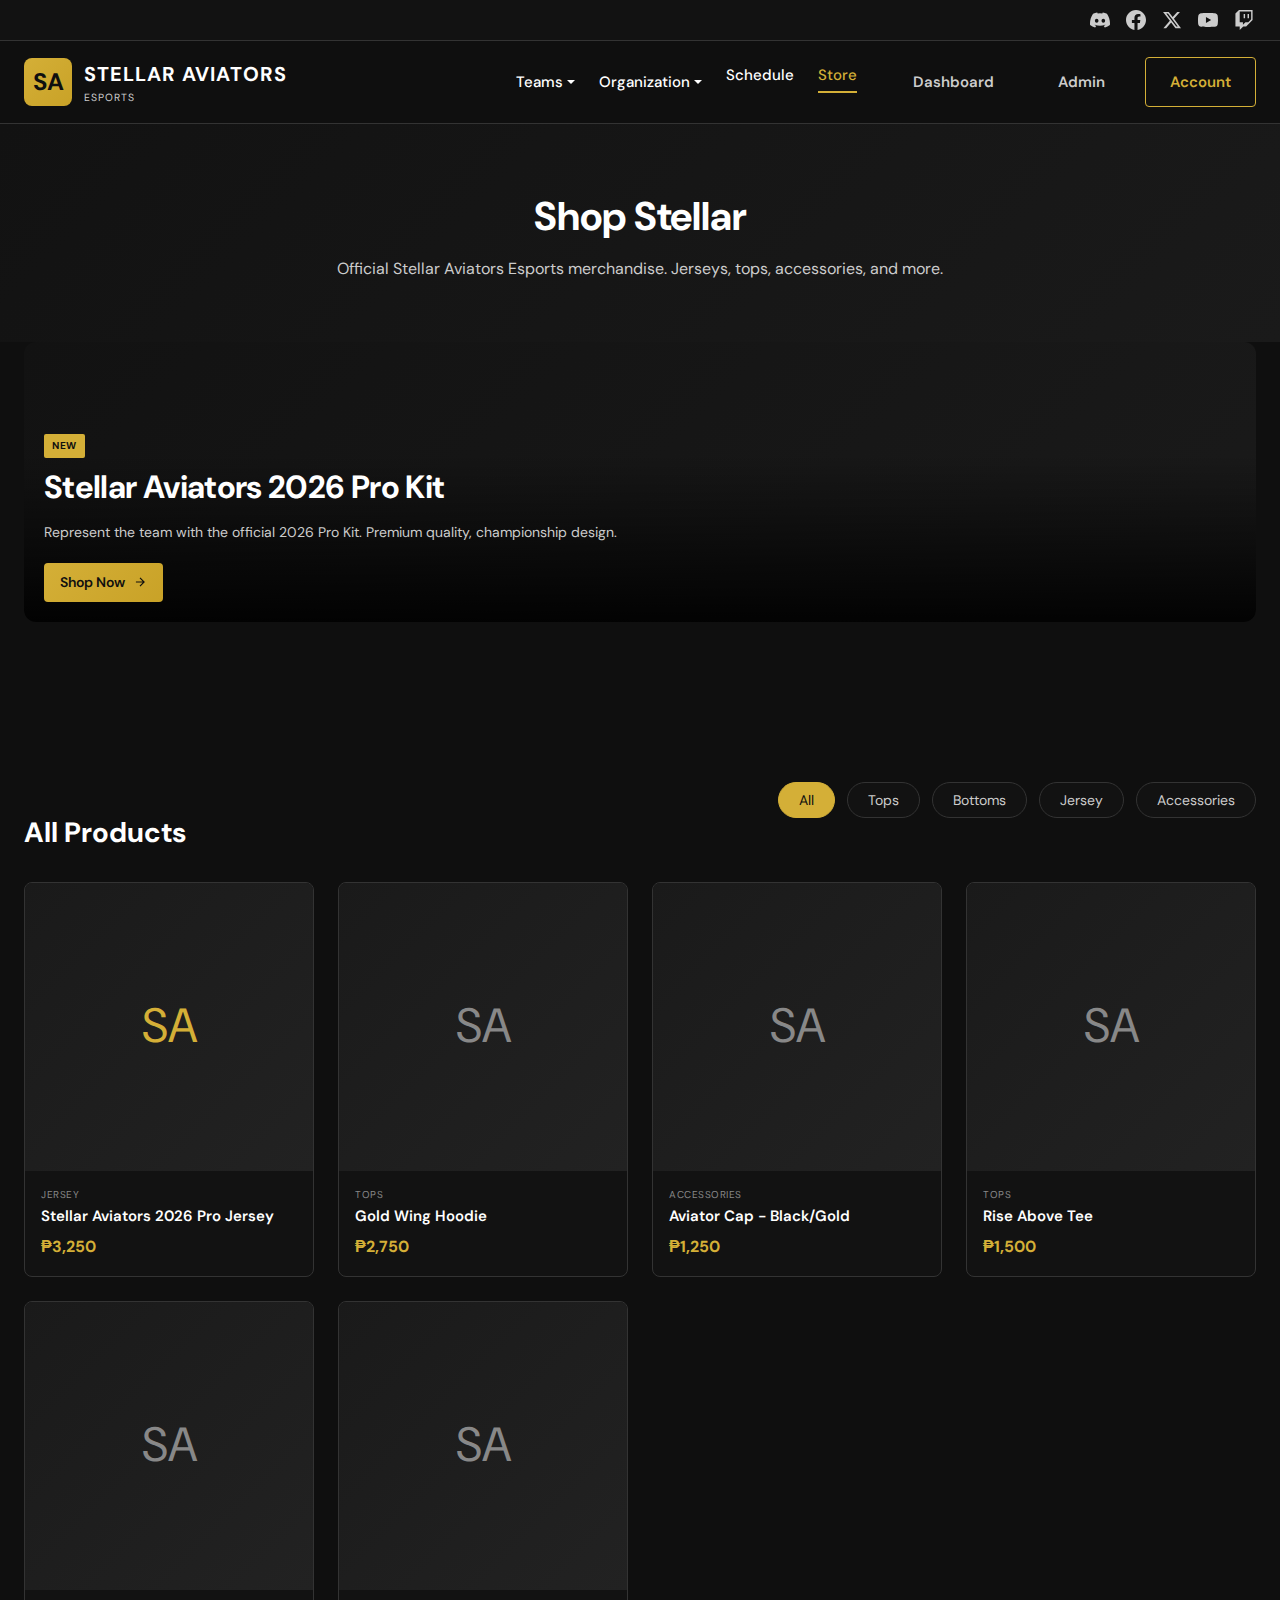
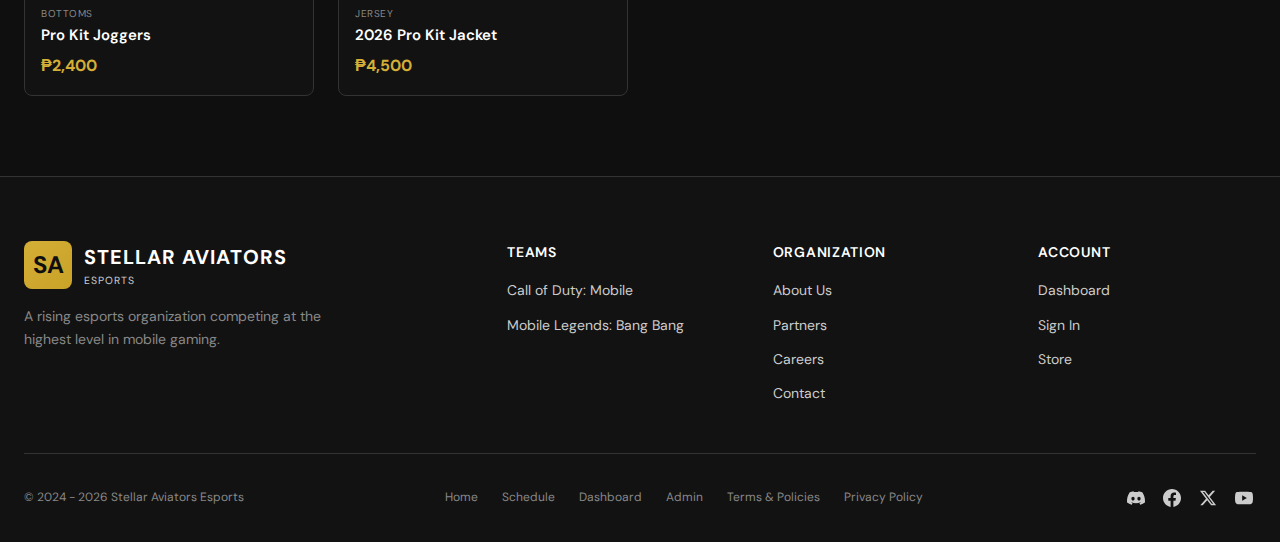
<file: store.html>
<!DOCTYPE html>
<html lang="en">
<head>
    <meta charset="UTF-8">
    <meta name="viewport" content="width=device-width, initial-scale=1.0">
    <title>Store | Stellar Aviators Esports</title>
    <meta name="description" content="Shop official Stellar Aviators Esports merch. Jerseys, hoodies, and accessories.">
    <link rel="stylesheet" href="style.css">
    <link rel="preconnect" href="https://fonts.googleapis.com">
    <link rel="preconnect" href="https://fonts.gstatic.com" crossorigin>
    <link href="https://fonts.googleapis.com/css2?family=DM+Sans:ital,opsz,wght@0,9..40,100..1000;1,9..40,100..1000&display=swap" rel="stylesheet">
</head>
<body>
    <!-- Top Bar -->
    <div class="top-bar">
        <div class="container">
            <div class="social-links">
                <a href="#" title="Discord">
                    <svg width="20" height="20" viewBox="0 0 24 24" fill="currentColor"><path d="M20.317 4.37a19.791 19.791 0 0 0-4.885-1.515.074.074 0 0 0-.079.037c-.21.375-.444.864-.608 1.25a18.27 18.27 0 0 0-5.487 0 12.64 12.64 0 0 0-.617-1.25.077.077 0 0 0-.079-.037A19.736 19.736 0 0 0 3.677 4.37a.07.07 0 0 0-.032.027C.533 9.046-.32 13.58.099 18.057a.082.082 0 0 0 .031.057 19.9 19.9 0 0 0 5.993 3.03.078.078 0 0 0 .084-.028 14.09 14.09 0 0 0 1.226-1.994.076.076 0 0 0-.041-.106 13.107 13.107 0 0 1-1.872-.892.077.077 0 0 1-.008-.128 10.2 10.2 0 0 0 .372-.292.074.074 0 0 1 .077-.01c3.928 1.793 8.18 1.793 12.062 0a.074.074 0 0 1 .078.01c.12.098.246.198.373.292a.077.077 0 0 1-.006.127 12.299 12.299 0 0 1-1.873.892.077.077 0 0 0-.041.107c.36.698.772 1.362 1.225 1.993a.076.076 0 0 0 .084.028 19.839 19.839 0 0 0 6.002-3.03.077.077 0 0 0 .032-.054c.5-5.177-.838-9.674-3.549-13.66a.061.061 0 0 0-.031-.03zM8.02 15.33c-1.183 0-2.157-1.085-2.157-2.419 0-1.333.956-2.419 2.157-2.419 1.21 0 2.176 1.096 2.157 2.42 0 1.333-.956 2.418-2.157 2.418zm7.975 0c-1.183 0-2.157-1.085-2.157-2.419 0-1.333.955-2.419 2.157-2.419 1.21 0 2.176 1.096 2.157 2.42 0 1.333-.946 2.418-2.157 2.418z"/></svg>
                </a>
                <a href="#" title="Facebook">
                    <svg width="20" height="20" viewBox="0 0 24 24" fill="currentColor"><path d="M24 12.073c0-6.627-5.373-12-12-12s-12 5.373-12 12c0 5.99 4.388 10.954 10.125 11.854v-8.385H7.078v-3.47h3.047V9.43c0-3.007 1.792-4.669 4.533-4.669 1.312 0 2.686.235 2.686.235v2.953H15.83c-1.491 0-1.956.925-1.956 1.874v2.25h3.328l-.532 3.47h-2.796v8.385C19.612 23.027 24 18.062 24 12.073z"/></svg>
                </a>
                <a href="#" title="Twitter/X">
                    <svg width="20" height="20" viewBox="0 0 24 24" fill="currentColor"><path d="M18.244 2.25h3.308l-7.227 8.26 8.502 11.24H16.17l-5.214-6.817L4.99 21.75H1.68l7.73-8.835L1.254 2.25H8.08l4.713 6.231zm-1.161 17.52h1.833L7.084 4.126H5.117z"/></svg>
                </a>
                <a href="#" title="YouTube">
                    <svg width="20" height="20" viewBox="0 0 24 24" fill="currentColor"><path d="M23.498 6.186a3.016 3.016 0 0 0-2.122-2.136C19.505 3.545 12 3.545 12 3.545s-7.505 0-9.377.505A3.017 3.017 0 0 0 .502 6.186C0 8.07 0 12 0 12s0 3.93.502 5.814a3.016 3.016 0 0 0 2.122 2.136c1.871.505 9.376.505 9.376.505s7.505 0 9.377-.505a3.015 3.015 0 0 0 2.122-2.136C24 15.93 24 12 24 12s0-3.93-.502-5.814zM9.545 15.568V8.432L15.818 12l-6.273 3.568z"/></svg>
                </a>
                <a href="#" title="Twitch">
                    <svg width="20" height="20" viewBox="0 0 24 24" fill="currentColor"><path d="M11.571 4.714h1.715v5.143H11.57zm4.715 0H18v5.143h-1.714zM6 0L1.714 4.286v15.428h5.143V24l4.286-4.286h3.428L22.286 12V0zm14.571 11.143l-3.428 3.428h-3.429l-3 3v-3H6.857V1.714h13.714Z"/></svg>
                </a>
            </div>
        </div>
    </div>

    <!-- Main Header -->
    <header class="header">
        <div class="container">
            <a href="index.html" class="logo">
                <div class="logo-icon">SA</div>
                <div class="logo-text">
                    STELLAR AVIATORS
                    <span>ESPORTS</span>
                </div>
            </a>

            <nav class="nav">
                <ul class="nav-links">
                    <li class="nav-item-dropdown">
                        <a href="teams.html" class="nav-link has-dropdown">Teams</a>
                        <ul class="nav-dropdown">
                            <li><a href="teams.html#codm">Call of Duty: Mobile</a></li>
                            <li><a href="teams.html#mlbb">Mobile Legends: Bang Bang</a></li>
                        </ul>
                    </li>
                    <li><a href="index.html#organization" class="nav-link has-dropdown">Organization</a></li>
                    <li><a href="schedule.html" class="nav-link">Schedule</a></li>
                    <li><a href="store.html" class="nav-link active">Store</a></li>
                </ul>

                <div class="nav-actions">
                    <a href="profile.html" class="btn btn-ghost">Dashboard</a>
                    <a href="admin.html" class="btn btn-ghost">Admin</a>
                    <a href="sign-in.html" class="btn btn-outline-gold">Account</a>
                </div>

                <button class="menu-toggle" aria-label="Toggle menu">
                    <span></span>
                    <span></span>
                    <span></span>
                </button>
            </nav>
        </div>
    </header>

    <!-- Store Hero -->
    <section class="section store-hero">
        <div class="container">
            <h1>Shop Stellar</h1>
            <p>Official Stellar Aviators Esports merchandise. Jerseys, tops, accessories, and more.</p>
        </div>
    </section>

    <!-- Featured Banner -->
    <section class="section" style="padding-top: 0;">
        <div class="container">
            <div class="card-featured" style="background-image: linear-gradient(135deg, var(--bg-dark), var(--bg-medium)); min-height: 280px;">
                <div class="card-body">
                    <span class="card-label">New</span>
                    <h2 class="heading-display md" style="margin-bottom: 16px;">Stellar Aviators 2026 Pro Kit</h2>
                    <p class="card-text" style="margin-bottom: 20px;">Represent the team with the official 2026 Pro Kit. Premium quality, championship design.</p>
                    <a href="#" class="btn btn-primary btn-sm">
                        Shop Now
                        <svg width="14" height="14" viewBox="0 0 24 24" fill="none" stroke="currentColor" stroke-width="2"><path d="M5 12h14M12 5l7 7-7 7"/></svg>
                    </a>
                </div>
            </div>
        </div>
    </section>

    <!-- Shop Filters & Products -->
    <section class="section">
        <div class="container">
            <div class="section-header">
                <div>
                    <h2 class="section-title">All Products</h2>
                </div>
                <div class="store-filters">
                    <button class="filter-btn active">All</button>
                    <button class="filter-btn">Tops</button>
                    <button class="filter-btn">Bottoms</button>
                    <button class="filter-btn">Jersey</button>
                    <button class="filter-btn">Accessories</button>
                </div>
            </div>

            <div class="product-grid">
                <div class="product-card">
                    <div class="product-image" style="background: linear-gradient(135deg, var(--bg-medium), var(--bg-light)); display: flex; align-items: center; justify-content: center; font-size: 3rem; color: var(--gold-primary);">SA</div>
                    <div class="product-body">
                        <div class="product-category">Jersey</div>
                        <h3 class="product-name">Stellar Aviators 2026 Pro Jersey</h3>
                        <div class="product-price">₱3,250</div>
                    </div>
                </div>

                <div class="product-card">
                    <div class="product-image" style="background: linear-gradient(135deg, var(--bg-medium), var(--bg-light)); display: flex; align-items: center; justify-content: center; font-size: 3rem; color: var(--text-muted);">SA</div>
                    <div class="product-body">
                        <div class="product-category">Tops</div>
                        <h3 class="product-name">Gold Wing Hoodie</h3>
                        <div class="product-price">₱2,750</div>
                    </div>
                </div>

                <div class="product-card">
                    <div class="product-image" style="background: linear-gradient(135deg, var(--bg-medium), var(--bg-light)); display: flex; align-items: center; justify-content: center; font-size: 3rem; color: var(--text-muted);">SA</div>
                    <div class="product-body">
                        <div class="product-category">Accessories</div>
                        <h3 class="product-name">Aviator Cap - Black/Gold</h3>
                        <div class="product-price">₱1,250</div>
                    </div>
                </div>

                <div class="product-card">
                    <div class="product-image" style="background: linear-gradient(135deg, var(--bg-medium), var(--bg-light)); display: flex; align-items: center; justify-content: center; font-size: 3rem; color: var(--text-muted);">SA</div>
                    <div class="product-body">
                        <div class="product-category">Tops</div>
                        <h3 class="product-name">Rise Above Tee</h3>
                        <div class="product-price">₱1,500</div>
                    </div>
                </div>

                <div class="product-card">
                    <div class="product-image" style="background: linear-gradient(135deg, var(--bg-medium), var(--bg-light)); display: flex; align-items: center; justify-content: center; font-size: 3rem; color: var(--text-muted);">SA</div>
                    <div class="product-body">
                        <div class="product-category">Bottoms</div>
                        <h3 class="product-name">Pro Kit Joggers</h3>
                        <div class="product-price">₱2,400</div>
                    </div>
                </div>

                <div class="product-card">
                    <div class="product-image" style="background: linear-gradient(135deg, var(--bg-medium), var(--bg-light)); display: flex; align-items: center; justify-content: center; font-size: 3rem; color: var(--text-muted);">SA</div>
                    <div class="product-body">
                        <div class="product-category">Jersey</div>
                        <h3 class="product-name">2026 Pro Kit Jacket</h3>
                        <div class="product-price">₱4,500</div>
                    </div>
                </div>
            </div>
        </div>
    </section>

    <!-- Footer -->
    <footer class="footer">
        <div class="container">
            <div class="footer-grid">
                <div class="footer-brand">
                    <a href="index.html" class="logo">
                        <div class="logo-icon">SA</div>
                        <div class="logo-text">
                            STELLAR AVIATORS
                            <span>ESPORTS</span>
                        </div>
                    </a>
                    <p style="margin-top: 16px;">A rising esports organization competing at the highest level in mobile gaming.</p>
                </div>

                <div class="footer-col">
                    <h4>Teams</h4>
                    <nav class="footer-links">
                        <a href="teams.html#codm">Call of Duty: Mobile</a>
                        <a href="teams.html#mlbb">Mobile Legends: Bang Bang</a>
                    </nav>
                </div>

                <div class="footer-col">
                    <h4>Organization</h4>
                    <nav class="footer-links">
                        <a href="#">About Us</a>
                        <a href="#">Partners</a>
                        <a href="#">Careers</a>
                        <a href="#">Contact</a>
                    </nav>
                </div>

                <div class="footer-col">
                    <h4>Account</h4>
                    <nav class="footer-links">
                        <a href="profile.html">Dashboard</a>
                        <a href="sign-in.html">Sign In</a>
                        <a href="store.html">Store</a>
                    </nav>
                </div>
            </div>

            <div class="footer-bottom">
                <div class="footer-copyright">
                    &copy; 2024 - 2026 Stellar Aviators Esports
                </div>
                <div class="footer-legal">
                    <a href="index.html">Home</a>
                    <a href="schedule.html">Schedule</a>
                    <a href="profile.html">Dashboard</a>
                    <a href="admin.html">Admin</a>
                    <a href="#">Terms & Policies</a>
                    <a href="#">Privacy Policy</a>
                </div>
                <div class="social-links">
                    <a href="#" title="Discord">
                        <svg width="18" height="18" viewBox="0 0 24 24" fill="currentColor"><path d="M20.317 4.37a19.791 19.791 0 0 0-4.885-1.515.074.074 0 0 0-.079.037c-.21.375-.444.864-.608 1.25a18.27 18.27 0 0 0-5.487 0 12.64 12.64 0 0 0-.617-1.25.077.077 0 0 0-.079-.037A19.736 19.736 0 0 0 3.677 4.37a.07.07 0 0 0-.032.027C.533 9.046-.32 13.58.099 18.057a.082.082 0 0 0 .031.057 19.9 19.9 0 0 0 5.993 3.03.078.078 0 0 0 .084-.028 14.09 14.09 0 0 0 1.226-1.994.076.076 0 0 0-.041-.106 13.107 13.107 0 0 1-1.872-.892.077.077 0 0 1-.008-.128 10.2 10.2 0 0 0 .372-.292.074.074 0 0 1 .077-.01c3.928 1.793 8.18 1.793 12.062 0a.074.074 0 0 1 .078.01c.12.098.246.198.373.292a.077.077 0 0 1-.006.127 12.299 12.299 0 0 1-1.873.892.077.077 0 0 0-.041.107c.36.698.772 1.362 1.225 1.993a.076.076 0 0 0 .084.028 19.839 19.839 0 0 0 6.002-3.03.077.077 0 0 0 .032-.054c.5-5.177-.838-9.674-3.549-13.66a.061.061 0 0 0-.031-.03zM8.02 15.33c-1.183 0-2.157-1.085-2.157-2.419 0-1.333.956-2.419 2.157-2.419 1.21 0 2.176 1.096 2.157 2.42 0 1.333-.956 2.418-2.157 2.418zm7.975 0c-1.183 0-2.157-1.085-2.157-2.419 0-1.333.955-2.419 2.157-2.419 1.21 0 2.176 1.096 2.157 2.42 0 1.333-.946 2.418-2.157 2.418z"/></svg>
                    </a>
                    <a href="#" title="Facebook">
                        <svg width="18" height="18" viewBox="0 0 24 24" fill="currentColor"><path d="M24 12.073c0-6.627-5.373-12-12-12s-12 5.373-12 12c0 5.99 4.388 10.954 10.125 11.854v-8.385H7.078v-3.47h3.047V9.43c0-3.007 1.792-4.669 4.533-4.669 1.312 0 2.686.235 2.686.235v2.953H15.83c-1.491 0-1.956.925-1.956 1.874v2.25h3.328l-.532 3.47h-2.796v8.385C19.612 23.027 24 18.062 24 12.073z"/></svg>
                    </a>
                    <a href="#" title="Twitter/X">
                        <svg width="18" height="18" viewBox="0 0 24 24" fill="currentColor"><path d="M18.244 2.25h3.308l-7.227 8.26 8.502 11.24H16.17l-5.214-6.817L4.99 21.75H1.68l7.73-8.835L1.254 2.25H8.08l4.713 6.231zm-1.161 17.52h1.833L7.084 4.126H5.117z"/></svg>
                    </a>
                    <a href="#" title="YouTube">
                        <svg width="18" height="18" viewBox="0 0 24 24" fill="currentColor"><path d="M23.498 6.186a3.016 3.016 0 0 0-2.122-2.136C19.505 3.545 12 3.545 12 3.545s-7.505 0-9.377.505A3.017 3.017 0 0 0 .502 6.186C0 8.07 0 12 0 12s0 3.93.502 5.814a3.016 3.016 0 0 0 2.122 2.136c1.871.505 9.376.505 9.376.505s7.505 0 9.377-.505a3.015 3.015 0 0 0 2.122-2.136C24 15.93 24 12 24 12s0-3.93-.502-5.814zM9.545 15.568V8.432L15.818 12l-6.273 3.568z"/></svg>
                    </a>
                </div>
            </div>
        </div>
    </footer>
</body>
</html>
</file>
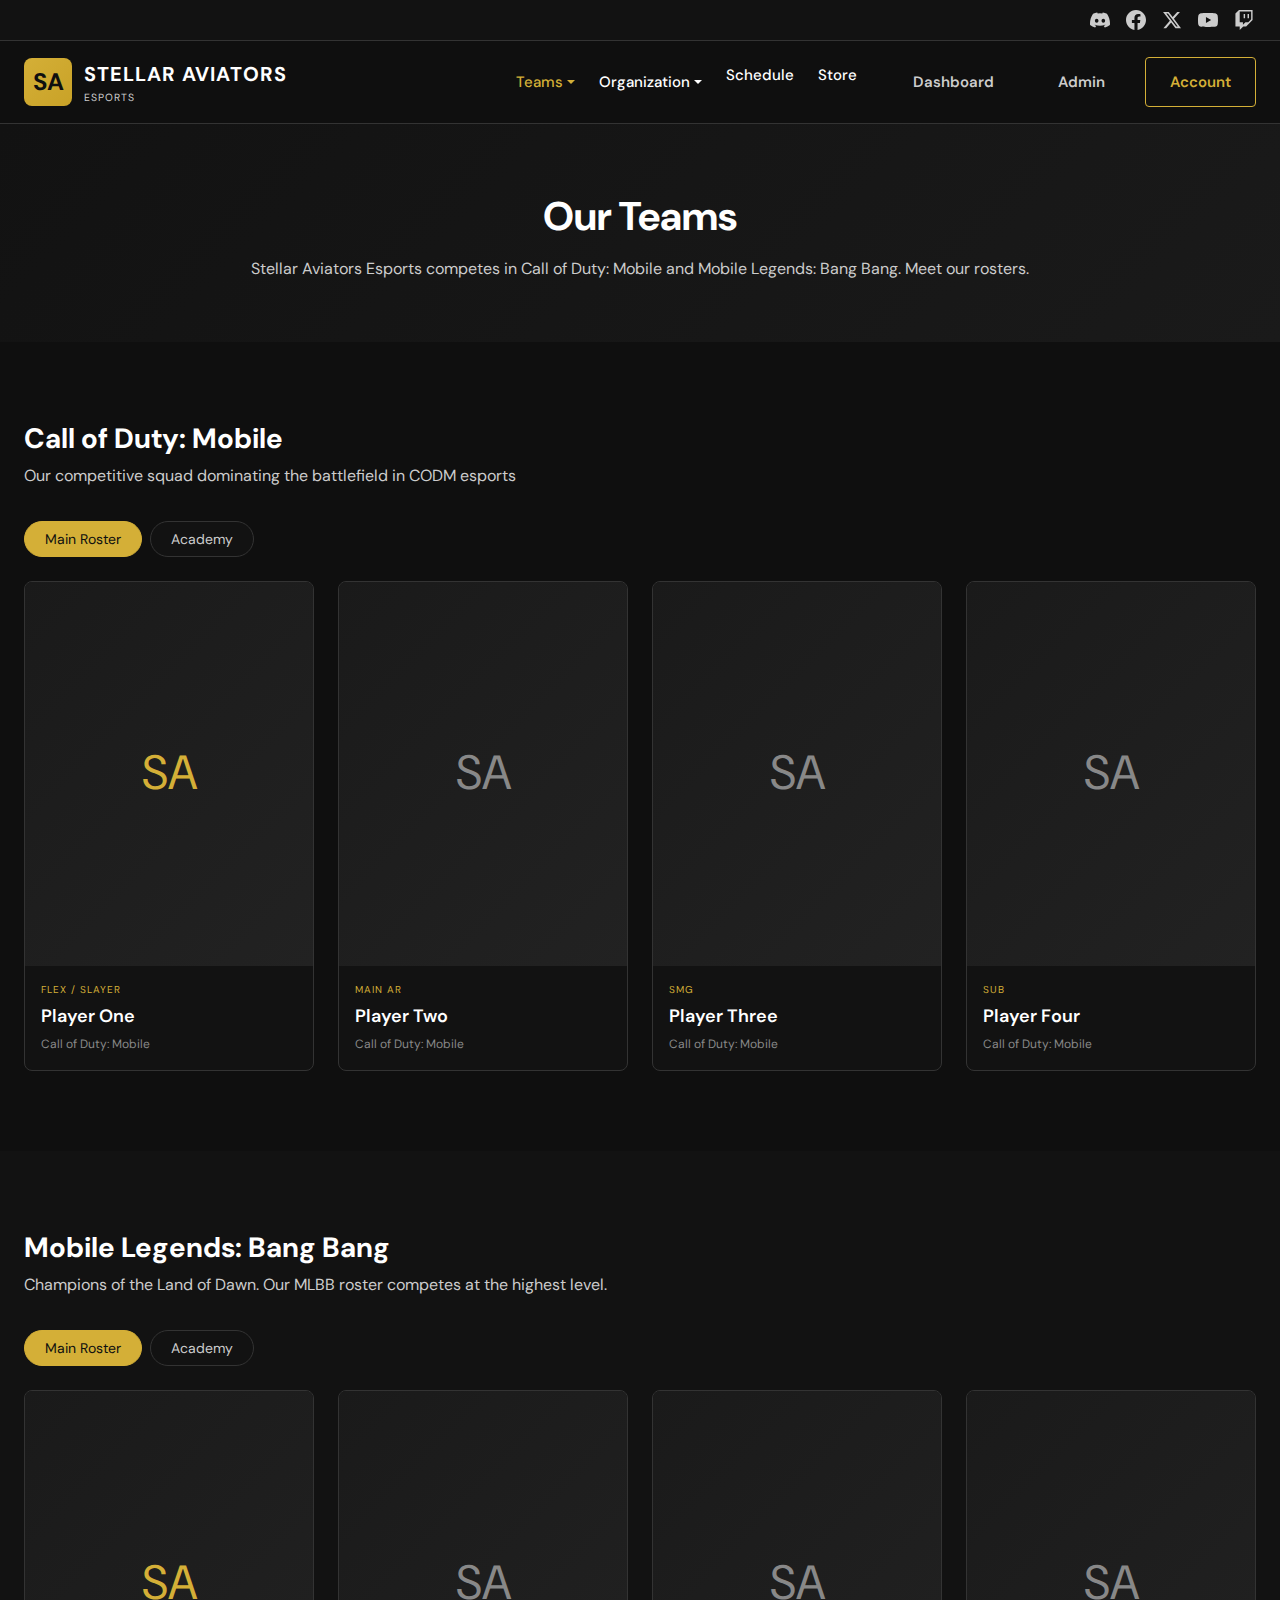
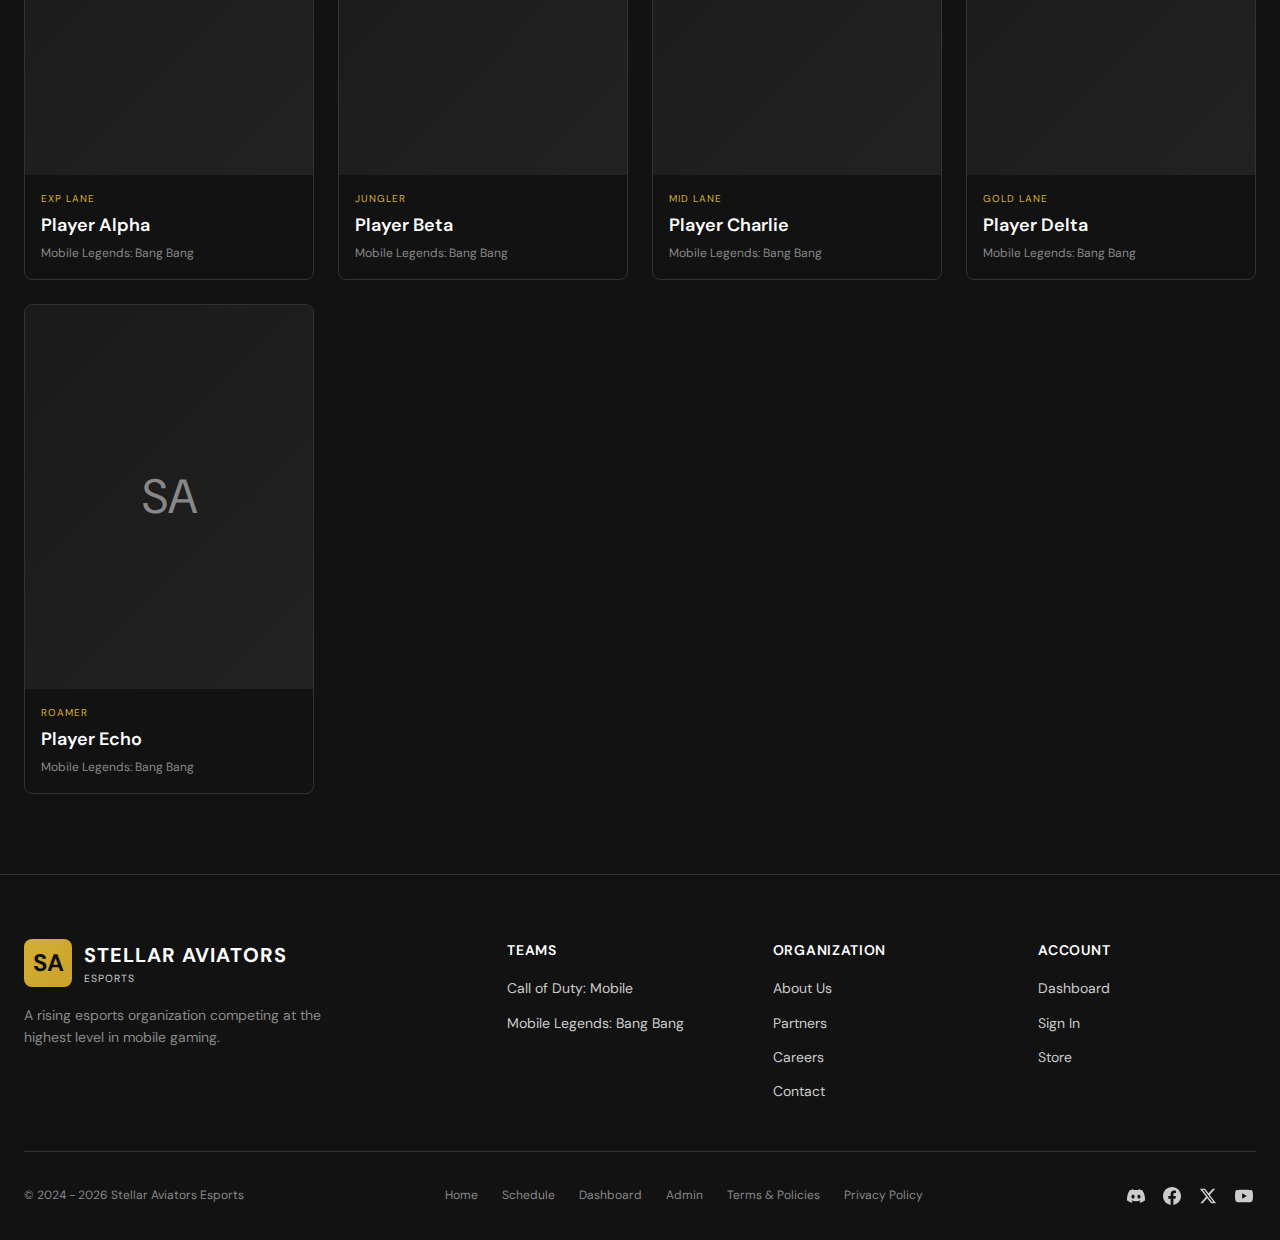
<file: teams.html>
<!DOCTYPE html>
<html lang="en">
<head>
    <meta charset="UTF-8">
    <meta name="viewport" content="width=device-width, initial-scale=1.0">
    <title>Teams | Stellar Aviators Esports</title>
    <meta name="description" content="Meet the Stellar Aviators Esports rosters for Call of Duty: Mobile and Mobile Legends: Bang Bang.">
    <link rel="stylesheet" href="style.css">
    <link rel="preconnect" href="https://fonts.googleapis.com">
    <link rel="preconnect" href="https://fonts.gstatic.com" crossorigin>
    <link href="https://fonts.googleapis.com/css2?family=DM+Sans:ital,opsz,wght@0,9..40,100..1000;1,9..40,100..1000&display=swap" rel="stylesheet">
</head>
<body>
    <!-- Top Bar -->
    <div class="top-bar">
        <div class="container">
            <div class="social-links">
                <a href="#" title="Discord">
                    <svg width="20" height="20" viewBox="0 0 24 24" fill="currentColor"><path d="M20.317 4.37a19.791 19.791 0 0 0-4.885-1.515.074.074 0 0 0-.079.037c-.21.375-.444.864-.608 1.25a18.27 18.27 0 0 0-5.487 0 12.64 12.64 0 0 0-.617-1.25.077.077 0 0 0-.079-.037A19.736 19.736 0 0 0 3.677 4.37a.07.07 0 0 0-.032.027C.533 9.046-.32 13.58.099 18.057a.082.082 0 0 0 .031.057 19.9 19.9 0 0 0 5.993 3.03.078.078 0 0 0 .084-.028 14.09 14.09 0 0 0 1.226-1.994.076.076 0 0 0-.041-.106 13.107 13.107 0 0 1-1.872-.892.077.077 0 0 1-.008-.128 10.2 10.2 0 0 0 .372-.292.074.074 0 0 1 .077-.01c3.928 1.793 8.18 1.793 12.062 0a.074.074 0 0 1 .078.01c.12.098.246.198.373.292a.077.077 0 0 1-.006.127 12.299 12.299 0 0 1-1.873.892.077.077 0 0 0-.041.107c.36.698.772 1.362 1.225 1.993a.076.076 0 0 0 .084.028 19.839 19.839 0 0 0 6.002-3.03.077.077 0 0 0 .032-.054c.5-5.177-.838-9.674-3.549-13.66a.061.061 0 0 0-.031-.03zM8.02 15.33c-1.183 0-2.157-1.085-2.157-2.419 0-1.333.956-2.419 2.157-2.419 1.21 0 2.176 1.096 2.157 2.42 0 1.333-.956 2.418-2.157 2.418zm7.975 0c-1.183 0-2.157-1.085-2.157-2.419 0-1.333.955-2.419 2.157-2.419 1.21 0 2.176 1.096 2.157 2.42 0 1.333-.946 2.418-2.157 2.418z"/></svg>
                </a>
                <a href="#" title="Facebook">
                    <svg width="20" height="20" viewBox="0 0 24 24" fill="currentColor"><path d="M24 12.073c0-6.627-5.373-12-12-12s-12 5.373-12 12c0 5.99 4.388 10.954 10.125 11.854v-8.385H7.078v-3.47h3.047V9.43c0-3.007 1.792-4.669 4.533-4.669 1.312 0 2.686.235 2.686.235v2.953H15.83c-1.491 0-1.956.925-1.956 1.874v2.25h3.328l-.532 3.47h-2.796v8.385C19.612 23.027 24 18.062 24 12.073z"/></svg>
                </a>
                <a href="#" title="Twitter/X">
                    <svg width="20" height="20" viewBox="0 0 24 24" fill="currentColor"><path d="M18.244 2.25h3.308l-7.227 8.26 8.502 11.24H16.17l-5.214-6.817L4.99 21.75H1.68l7.73-8.835L1.254 2.25H8.08l4.713 6.231zm-1.161 17.52h1.833L7.084 4.126H5.117z"/></svg>
                </a>
                <a href="#" title="YouTube">
                    <svg width="20" height="20" viewBox="0 0 24 24" fill="currentColor"><path d="M23.498 6.186a3.016 3.016 0 0 0-2.122-2.136C19.505 3.545 12 3.545 12 3.545s-7.505 0-9.377.505A3.017 3.017 0 0 0 .502 6.186C0 8.07 0 12 0 12s0 3.93.502 5.814a3.016 3.016 0 0 0 2.122 2.136c1.871.505 9.376.505 9.376.505s7.505 0 9.377-.505a3.015 3.015 0 0 0 2.122-2.136C24 15.93 24 12 24 12s0-3.93-.502-5.814zM9.545 15.568V8.432L15.818 12l-6.273 3.568z"/></svg>
                </a>
                <a href="#" title="Twitch">
                    <svg width="20" height="20" viewBox="0 0 24 24" fill="currentColor"><path d="M11.571 4.714h1.715v5.143H11.57zm4.715 0H18v5.143h-1.714zM6 0L1.714 4.286v15.428h5.143V24l4.286-4.286h3.428L22.286 12V0zm14.571 11.143l-3.428 3.428h-3.429l-3 3v-3H6.857V1.714h13.714Z"/></svg>
                </a>
            </div>
        </div>
    </div>

    <!-- Main Header -->
    <header class="header">
        <div class="container">
            <a href="index.html" class="logo">
                <div class="logo-icon">SA</div>
                <div class="logo-text">
                    STELLAR AVIATORS
                    <span>ESPORTS</span>
                </div>
            </a>

            <nav class="nav">
                <ul class="nav-links">
                    <li class="nav-item-dropdown">
                        <a href="teams.html" class="nav-link has-dropdown active">Teams</a>
                        <ul class="nav-dropdown">
                            <li><a href="teams.html#codm">Call of Duty: Mobile</a></li>
                            <li><a href="teams.html#mlbb">Mobile Legends: Bang Bang</a></li>
                        </ul>
                    </li>
                    <li><a href="index.html#organization" class="nav-link has-dropdown">Organization</a></li>
                    <li><a href="schedule.html" class="nav-link">Schedule</a></li>
                    <li><a href="store.html" class="nav-link">Store</a></li>
                </ul>

                <div class="nav-actions">
                    <a href="profile.html" class="btn btn-ghost">Dashboard</a>
                    <a href="admin.html" class="btn btn-ghost">Admin</a>
                    <a href="sign-in.html" class="btn btn-outline-gold">Account</a>
                </div>

                <button class="menu-toggle" aria-label="Toggle menu">
                    <span></span>
                    <span></span>
                    <span></span>
                </button>
            </nav>
        </div>
    </header>

    <!-- Teams Hero -->
    <section class="section store-hero">
        <div class="container">
            <h1>Our Teams</h1>
            <p>Stellar Aviators Esports competes in Call of Duty: Mobile and Mobile Legends: Bang Bang. Meet our rosters.</p>
        </div>
    </section>

    <!-- Game Division: Call of Duty: Mobile -->
    <section class="section" id="codm">
        <div class="container">
            <div class="section-header">
                <div>
                    <h2 class="section-title">Call of Duty: Mobile</h2>
                    <p class="section-subtitle">Our competitive squad dominating the battlefield in CODM esports</p>
                </div>
            </div>

            <div class="roster-filter">
                <button class="filter-btn active">Main Roster</button>
                <button class="filter-btn">Academy</button>
            </div>

            <div class="roster-grid">
                <div class="player-card">
                    <div class="player-card-image" style="background: linear-gradient(135deg, var(--bg-medium), var(--bg-light)); display: flex; align-items: center; justify-content: center; font-size: 3rem; color: var(--gold-primary);">SA</div>
                    <div class="player-card-body">
                        <div class="player-card-role">Flex / Slayer</div>
                        <h3 class="player-card-name">Player One</h3>
                        <div class="player-card-game">Call of Duty: Mobile</div>
                    </div>
                </div>
                <div class="player-card">
                    <div class="player-card-image" style="background: linear-gradient(135deg, var(--bg-medium), var(--bg-light)); display: flex; align-items: center; justify-content: center; font-size: 3rem; color: var(--text-muted);">SA</div>
                    <div class="player-card-body">
                        <div class="player-card-role">Main AR</div>
                        <h3 class="player-card-name">Player Two</h3>
                        <div class="player-card-game">Call of Duty: Mobile</div>
                    </div>
                </div>
                <div class="player-card">
                    <div class="player-card-image" style="background: linear-gradient(135deg, var(--bg-medium), var(--bg-light)); display: flex; align-items: center; justify-content: center; font-size: 3rem; color: var(--text-muted);">SA</div>
                    <div class="player-card-body">
                        <div class="player-card-role">SMG</div>
                        <h3 class="player-card-name">Player Three</h3>
                        <div class="player-card-game">Call of Duty: Mobile</div>
                    </div>
                </div>
                <div class="player-card">
                    <div class="player-card-image" style="background: linear-gradient(135deg, var(--bg-medium), var(--bg-light)); display: flex; align-items: center; justify-content: center; font-size: 3rem; color: var(--text-muted);">SA</div>
                    <div class="player-card-body">
                        <div class="player-card-role">Sub</div>
                        <h3 class="player-card-name">Player Four</h3>
                        <div class="player-card-game">Call of Duty: Mobile</div>
                    </div>
                </div>
            </div>
        </div>
    </section>

    <!-- Game Division: Mobile Legends: Bang Bang -->
    <section class="section" style="background: var(--bg-dark);" id="mlbb">
        <div class="container">
            <div class="section-header">
                <div>
                    <h2 class="section-title">Mobile Legends: Bang Bang</h2>
                    <p class="section-subtitle">Champions of the Land of Dawn. Our MLBB roster competes at the highest level.</p>
                </div>
            </div>

            <div class="roster-filter">
                <button class="filter-btn active">Main Roster</button>
                <button class="filter-btn">Academy</button>
            </div>

            <div class="roster-grid">
                <div class="player-card">
                    <div class="player-card-image" style="background: linear-gradient(135deg, var(--bg-medium), var(--bg-light)); display: flex; align-items: center; justify-content: center; font-size: 3rem; color: var(--gold-primary);">SA</div>
                    <div class="player-card-body">
                        <div class="player-card-role">Exp Lane</div>
                        <h3 class="player-card-name">Player Alpha</h3>
                        <div class="player-card-game">Mobile Legends: Bang Bang</div>
                    </div>
                </div>
                <div class="player-card">
                    <div class="player-card-image" style="background: linear-gradient(135deg, var(--bg-medium), var(--bg-light)); display: flex; align-items: center; justify-content: center; font-size: 3rem; color: var(--text-muted);">SA</div>
                    <div class="player-card-body">
                        <div class="player-card-role">Jungler</div>
                        <h3 class="player-card-name">Player Beta</h3>
                        <div class="player-card-game">Mobile Legends: Bang Bang</div>
                    </div>
                </div>
                <div class="player-card">
                    <div class="player-card-image" style="background: linear-gradient(135deg, var(--bg-medium), var(--bg-light)); display: flex; align-items: center; justify-content: center; font-size: 3rem; color: var(--text-muted);">SA</div>
                    <div class="player-card-body">
                        <div class="player-card-role">Mid Lane</div>
                        <h3 class="player-card-name">Player Charlie</h3>
                        <div class="player-card-game">Mobile Legends: Bang Bang</div>
                    </div>
                </div>
                <div class="player-card">
                    <div class="player-card-image" style="background: linear-gradient(135deg, var(--bg-medium), var(--bg-light)); display: flex; align-items: center; justify-content: center; font-size: 3rem; color: var(--text-muted);">SA</div>
                    <div class="player-card-body">
                        <div class="player-card-role">Gold Lane</div>
                        <h3 class="player-card-name">Player Delta</h3>
                        <div class="player-card-game">Mobile Legends: Bang Bang</div>
                    </div>
                </div>
                <div class="player-card">
                    <div class="player-card-image" style="background: linear-gradient(135deg, var(--bg-medium), var(--bg-light)); display: flex; align-items: center; justify-content: center; font-size: 3rem; color: var(--text-muted);">SA</div>
                    <div class="player-card-body">
                        <div class="player-card-role">Roamer</div>
                        <h3 class="player-card-name">Player Echo</h3>
                        <div class="player-card-game">Mobile Legends: Bang Bang</div>
                    </div>
                </div>
            </div>
        </div>
    </section>

    <!-- Footer -->
    <footer class="footer">
        <div class="container">
            <div class="footer-grid">
                <div class="footer-brand">
                    <a href="index.html" class="logo">
                        <div class="logo-icon">SA</div>
                        <div class="logo-text">
                            STELLAR AVIATORS
                            <span>ESPORTS</span>
                        </div>
                    </a>
                    <p style="margin-top: 16px;">A rising esports organization competing at the highest level in mobile gaming.</p>
                </div>

                <div class="footer-col">
                    <h4>Teams</h4>
                    <nav class="footer-links">
                        <a href="teams.html#codm">Call of Duty: Mobile</a>
                        <a href="teams.html#mlbb">Mobile Legends: Bang Bang</a>
                    </nav>
                </div>

                <div class="footer-col">
                    <h4>Organization</h4>
                    <nav class="footer-links">
                        <a href="#">About Us</a>
                        <a href="#">Partners</a>
                        <a href="#">Careers</a>
                        <a href="#">Contact</a>
                    </nav>
                </div>

                <div class="footer-col">
                    <h4>Account</h4>
                    <nav class="footer-links">
                        <a href="profile.html">Dashboard</a>
                        <a href="sign-in.html">Sign In</a>
                        <a href="store.html">Store</a>
                    </nav>
                </div>
            </div>

            <div class="footer-bottom">
                <div class="footer-copyright">
                    &copy; 2024 - 2026 Stellar Aviators Esports
                </div>
                <div class="footer-legal">
                    <a href="index.html">Home</a>
                    <a href="schedule.html">Schedule</a>
                    <a href="profile.html">Dashboard</a>
                    <a href="admin.html">Admin</a>
                    <a href="#">Terms & Policies</a>
                    <a href="#">Privacy Policy</a>
                </div>
                <div class="social-links">
                    <a href="#" title="Discord">
                        <svg width="18" height="18" viewBox="0 0 24 24" fill="currentColor"><path d="M20.317 4.37a19.791 19.791 0 0 0-4.885-1.515.074.074 0 0 0-.079.037c-.21.375-.444.864-.608 1.25a18.27 18.27 0 0 0-5.487 0 12.64 12.64 0 0 0-.617-1.25.077.077 0 0 0-.079-.037A19.736 19.736 0 0 0 3.677 4.37a.07.07 0 0 0-.032.027C.533 9.046-.32 13.58.099 18.057a.082.082 0 0 0 .031.057 19.9 19.9 0 0 0 5.993 3.03.078.078 0 0 0 .084-.028 14.09 14.09 0 0 0 1.226-1.994.076.076 0 0 0-.041-.106 13.107 13.107 0 0 1-1.872-.892.077.077 0 0 1-.008-.128 10.2 10.2 0 0 0 .372-.292.074.074 0 0 1 .077-.01c3.928 1.793 8.18 1.793 12.062 0a.074.074 0 0 1 .078.01c.12.098.246.198.373.292a.077.077 0 0 1-.006.127 12.299 12.299 0 0 1-1.873.892.077.077 0 0 0-.041.107c.36.698.772 1.362 1.225 1.993a.076.076 0 0 0 .084.028 19.839 19.839 0 0 0 6.002-3.03.077.077 0 0 0 .032-.054c.5-5.177-.838-9.674-3.549-13.66a.061.061 0 0 0-.031-.03zM8.02 15.33c-1.183 0-2.157-1.085-2.157-2.419 0-1.333.956-2.419 2.157-2.419 1.21 0 2.176 1.096 2.157 2.42 0 1.333-.956 2.418-2.157 2.418zm7.975 0c-1.183 0-2.157-1.085-2.157-2.419 0-1.333.955-2.419 2.157-2.419 1.21 0 2.176 1.096 2.157 2.42 0 1.333-.946 2.418-2.157 2.418z"/></svg>
                    </a>
                    <a href="#" title="Facebook">
                        <svg width="18" height="18" viewBox="0 0 24 24" fill="currentColor"><path d="M24 12.073c0-6.627-5.373-12-12-12s-12 5.373-12 12c0 5.99 4.388 10.954 10.125 11.854v-8.385H7.078v-3.47h3.047V9.43c0-3.007 1.792-4.669 4.533-4.669 1.312 0 2.686.235 2.686.235v2.953H15.83c-1.491 0-1.956.925-1.956 1.874v2.25h3.328l-.532 3.47h-2.796v8.385C19.612 23.027 24 18.062 24 12.073z"/></svg>
                    </a>
                    <a href="#" title="Twitter/X">
                        <svg width="18" height="18" viewBox="0 0 24 24" fill="currentColor"><path d="M18.244 2.25h3.308l-7.227 8.26 8.502 11.24H16.17l-5.214-6.817L4.99 21.75H1.68l7.73-8.835L1.254 2.25H8.08l4.713 6.231zm-1.161 17.52h1.833L7.084 4.126H5.117z"/></svg>
                    </a>
                    <a href="#" title="YouTube">
                        <svg width="18" height="18" viewBox="0 0 24 24" fill="currentColor"><path d="M23.498 6.186a3.016 3.016 0 0 0-2.122-2.136C19.505 3.545 12 3.545 12 3.545s-7.505 0-9.377.505A3.017 3.017 0 0 0 .502 6.186C0 8.07 0 12 0 12s0 3.93.502 5.814a3.016 3.016 0 0 0 2.122 2.136c1.871.505 9.376.505 9.376.505s7.505 0 9.377-.505a3.015 3.015 0 0 0 2.122-2.136C24 15.93 24 12 24 12s0-3.93-.502-5.814zM9.545 15.568V8.432L15.818 12l-6.273 3.568z"/></svg>
                    </a>
                </div>
            </div>
        </div>
    </footer>
</body>
</html>
</file>
<file: style.css>
/* ================================================
   STELLAR AVIATORS ESPORTS - Official Stylesheet
   StarBox Points & Rewards System
   ================================================ */

/* CSS Reset & Custom Properties */
:root {
    /* Dark Backgrounds */
    --bg-darkest: #0F0F0F;
    --bg-dark: #121212;
    --bg-medium: #1A1A1A;
    --bg-light: #222222;
    --bg-lighter: #2A2A2A;

    /* Text Colors */
    --text-primary: #FFFFFF;
    --text-secondary: #CCCCCC;
    --text-muted: #888888;
    --text-dark: #666666;

    /* Gold Accents */
    --gold-primary: #D4AF37;
    --gold-light: #E6C200;
    --gold-dark: #C9A227;

    /* Additional Colors */
    --border-color: #333333;
    --border-light: #444444;
    --success: #22C55E;
    --warning: #F59E0B;
    --error: #EF4444;
    --pending: #3B82F6;

    /* Typography */
    --font-primary: 'DM Sans', -apple-system, BlinkMacSystemFont, sans-serif;
    --font-display: 'DM Sans', -apple-system, BlinkMacSystemFont, sans-serif;

    /* Spacing */
    --container-max: 1280px;
    --container-padding: 24px;

    /* Transitions */
    --transition-fast: 150ms ease;
    --transition-base: 250ms ease;
    --transition-slow: 400ms ease;
}

/* Reset */
*, *::before, *::after {
    box-sizing: border-box;
    margin: 0;
    padding: 0;
}

html {
    font-size: 16px;
    scroll-behavior: smooth;
    -webkit-font-smoothing: antialiased;
    -moz-osx-font-smoothing: grayscale;
}

body {
    font-family: var(--font-primary);
    background-color: var(--bg-darkest);
    color: var(--text-primary);
    line-height: 1.6;
    min-height: 100vh;
}

a {
    color: inherit;
    text-decoration: none;
    transition: color var(--transition-fast);
}

a:hover {
    color: var(--gold-primary);
}

img {
    max-width: 100%;
    height: auto;
    display: block;
}

button {
    font-family: inherit;
    cursor: pointer;
    border: none;
    background: none;
}

ul, ol {
    list-style: none;
}

input, textarea, select {
    font-family: inherit;
    font-size: inherit;
}

/* ================================================
   Typography
   ================================================ */

.heading-display {
    font-family: var(--font-display);
    font-weight: 700;
    letter-spacing: -0.02em;
    line-height: 1.1;
}

.heading-display.xl {
    font-size: clamp(2.5rem, 5vw, 4rem);
}

.heading-display.lg {
    font-size: clamp(2rem, 4vw, 3rem);
}

.heading-display.md {
    font-size: clamp(1.5rem, 3vw, 2rem);
}

.heading-display.sm {
    font-size: clamp(1.25rem, 2vw, 1.5rem);
}

h1 { font-size: 2.5rem; font-weight: 700; }
h2 { font-size: 2rem; font-weight: 700; }
h3 { font-size: 1.5rem; font-weight: 600; }
h4 { font-size: 1.25rem; font-weight: 600; }
h5 { font-size: 1rem; font-weight: 600; }
h6 { font-size: 0.875rem; font-weight: 600; }

p {
    color: var(--text-secondary);
}

.text-gold {
    color: var(--gold-primary);
}

.text-muted {
    color: var(--text-muted);
}

/* ================================================
   Layout
   ================================================ */

.container {
    width: 100%;
    max-width: var(--container-max);
    margin: 0 auto;
    padding: 0 var(--container-padding);
}

.section {
    padding: 80px 0;
}

.section-sm {
    padding: 48px 0;
}

.grid {
    display: grid;
    gap: 24px;
}

.grid-2 { grid-template-columns: repeat(2, 1fr); }
.grid-3 { grid-template-columns: repeat(3, 1fr); }
.grid-4 { grid-template-columns: repeat(4, 1fr); }

@media (max-width: 1024px) {
    .grid-4 { grid-template-columns: repeat(2, 1fr); }
    .grid-3 { grid-template-columns: repeat(2, 1fr); }
}

@media (max-width: 640px) {
    .grid-4, .grid-3, .grid-2 { grid-template-columns: 1fr; }
}

.flex {
    display: flex;
}

.flex-center {
    display: flex;
    align-items: center;
    justify-content: center;
}

.flex-between {
    display: flex;
    align-items: center;
    justify-content: space-between;
}

/* ================================================
   Header / Navigation
   ================================================ */

.top-bar {
    background-color: var(--bg-dark);
    padding: 8px 0;
    border-bottom: 1px solid var(--border-color);
}

.top-bar .container {
    display: flex;
    justify-content: flex-end;
    gap: 16px;
}

.top-bar a {
    color: var(--text-secondary);
    font-size: 0.875rem;
}

.top-bar a:hover {
    color: var(--gold-primary);
}

.social-links {
    display: flex;
    gap: 12px;
    align-items: center;
}

.social-links a {
    width: 24px;
    height: 24px;
    display: flex;
    align-items: center;
    justify-content: center;
    color: var(--text-secondary);
    transition: color var(--transition-fast);
}

.social-links a:hover {
    color: var(--gold-primary);
}

.header {
    background-color: var(--bg-darkest);
    padding: 16px 0;
    position: sticky;
    top: 0;
    z-index: 1000;
    border-bottom: 1px solid var(--border-color);
}

.header .container {
    display: flex;
    align-items: center;
    justify-content: space-between;
}

.logo {
    display: flex;
    align-items: center;
    gap: 12px;
}

.logo-icon {
    width: 48px;
    height: 48px;
    background: linear-gradient(135deg, var(--gold-primary), var(--gold-dark));
    border-radius: 8px;
    display: flex;
    align-items: center;
    justify-content: center;
    font-weight: 700;
    font-size: 1.5rem;
    color: var(--bg-darkest);
}

.logo-text {
    font-size: 1.25rem;
    font-weight: 700;
    letter-spacing: 0.05em;
    text-transform: uppercase;
}

.logo-text span {
    display: block;
    font-size: 0.65rem;
    font-weight: 400;
    letter-spacing: 0.1em;
    color: var(--text-secondary);
    text-transform: uppercase;
}

.nav {
    display: flex;
    align-items: center;
    gap: 32px;
}

.nav-links {
    display: flex;
    gap: 24px;
}

.nav-link {
    font-size: 0.9375rem;
    font-weight: 500;
    color: var(--text-primary);
    padding: 8px 0;
    position: relative;
    transition: color var(--transition-fast);
}

.nav-link:hover {
    color: var(--gold-primary);
}

.nav-link.active {
    color: var(--gold-primary);
}

.nav-link.active::after {
    content: '';
    position: absolute;
    bottom: 0;
    left: 0;
    right: 0;
    height: 2px;
    background: var(--gold-primary);
}

.nav-link.has-dropdown {
    display: flex;
    align-items: center;
    gap: 4px;
}

.nav-link.has-dropdown::after {
    content: '';
    width: 0;
    height: 0;
    border-left: 4px solid transparent;
    border-right: 4px solid transparent;
    border-top: 4px solid currentColor;
    position: static;
    background: none;
}

/* Teams nav dropdown */
.nav-item-dropdown {
    position: relative;
}

.nav-dropdown {
    position: absolute;
    top: 100%;
    left: 0;
    margin-top: 4px;
    min-width: 220px;
    background: var(--bg-dark);
    border: 1px solid var(--border-color);
    border-radius: 6px;
    padding: 8px 0;
    opacity: 0;
    visibility: hidden;
    transform: translateY(-4px);
    transition: opacity var(--transition-fast), visibility var(--transition-fast), transform var(--transition-fast);
    z-index: 1000;
    list-style: none;
}

.nav-item-dropdown:hover .nav-dropdown {
    opacity: 1;
    visibility: visible;
    transform: translateY(0);
}

.nav-dropdown li {
    margin: 0;
}

.nav-dropdown a {
    display: block;
    padding: 10px 16px;
    font-size: 0.875rem;
    color: var(--text-secondary);
    transition: color var(--transition-fast), background var(--transition-fast);
}

.nav-dropdown a:hover {
    color: var(--gold-primary);
    background: rgba(212, 175, 55, 0.08);
}

.nav-actions {
    display: flex;
    align-items: center;
    gap: 16px;
}

/* Mobile Menu Toggle */
.menu-toggle {
    display: none;
    flex-direction: column;
    gap: 4px;
    padding: 8px;
}

.menu-toggle span {
    width: 24px;
    height: 2px;
    background: var(--text-primary);
    transition: var(--transition-fast);
}

@media (max-width: 1024px) {
    .nav-links {
        display: none;
    }

    .menu-toggle {
        display: flex;
    }
}

/* ================================================
   Buttons
   ================================================ */

.btn {
    display: inline-flex;
    align-items: center;
    justify-content: center;
    gap: 8px;
    padding: 12px 24px;
    font-size: 0.9375rem;
    font-weight: 600;
    border-radius: 4px;
    transition: all var(--transition-fast);
    cursor: pointer;
    border: none;
}

.btn-primary {
    background: linear-gradient(135deg, var(--gold-primary), var(--gold-dark));
    color: var(--bg-darkest);
}

.btn-primary:hover {
    background: linear-gradient(135deg, var(--gold-light), var(--gold-primary));
    color: var(--bg-darkest);
    transform: translateY(-1px);
    box-shadow: 0 4px 12px rgba(212, 175, 55, 0.3);
}

.btn-secondary {
    background: var(--bg-light);
    color: var(--text-primary);
    border: 1px solid var(--border-color);
}

.btn-secondary:hover {
    background: var(--bg-lighter);
    border-color: var(--gold-primary);
    color: var(--gold-primary);
}

.btn-outline {
    background: transparent;
    color: var(--text-primary);
    border: 1px solid var(--border-color);
}

.btn-outline:hover {
    border-color: var(--gold-primary);
    color: var(--gold-primary);
}

.btn-outline-gold {
    background: transparent;
    color: var(--gold-primary);
    border: 1px solid var(--gold-primary);
}

.btn-outline-gold:hover {
    background: var(--gold-primary);
    color: var(--bg-darkest);
}

.btn-ghost {
    background: transparent;
    color: var(--text-secondary);
}

.btn-ghost:hover {
    color: var(--gold-primary);
}

.btn-lg {
    padding: 16px 32px;
    font-size: 1rem;
}

.btn-sm {
    padding: 8px 16px;
    font-size: 0.875rem;
}

.btn-full {
    width: 100%;
}

.btn-icon {
    width: 40px;
    height: 40px;
    padding: 0;
    border-radius: 50%;
}

/* ================================================
   Hero Section
   ================================================ */

.hero {
    position: relative;
    min-height: 500px;
    display: flex;
    align-items: center;
    background: linear-gradient(135deg, var(--bg-dark) 0%, var(--bg-medium) 100%);
    overflow: hidden;
}

.hero::before {
    content: '';
    position: absolute;
    top: 0;
    left: 0;
    right: 0;
    bottom: 0;
    background: radial-gradient(ellipse at 70% 50%, rgba(212, 175, 55, 0.1) 0%, transparent 60%);
    pointer-events: none;
}

.hero-content {
    position: relative;
    z-index: 1;
    max-width: 600px;
}

.hero-label {
    display: inline-block;
    background: var(--gold-primary);
    color: var(--bg-darkest);
    padding: 4px 12px;
    font-size: 0.75rem;
    font-weight: 700;
    text-transform: uppercase;
    letter-spacing: 0.1em;
    border-radius: 2px;
    margin-bottom: 16px;
}

.hero-title {
    font-size: clamp(2.5rem, 5vw, 4rem);
    font-weight: 700;
    line-height: 1.1;
    margin-bottom: 16px;
    text-transform: uppercase;
    letter-spacing: -0.02em;
}

.hero-subtitle {
    font-size: 1.125rem;
    color: var(--text-secondary);
    margin-bottom: 24px;
    line-height: 1.6;
}

.hero-image {
    position: absolute;
    right: -5%;
    top: 50%;
    transform: translateY(-50%);
    width: 55%;
    height: 120%;
    object-fit: cover;
    opacity: 0.8;
}

.hero-stats {
    display: flex;
    gap: 48px;
    margin-top: 40px;
    padding-top: 24px;
    border-top: 1px solid var(--border-color);
}

.hero-stat {
    text-align: left;
}

.hero-stat-value {
    font-size: 2.5rem;
    font-weight: 700;
    color: var(--gold-primary);
    line-height: 1;
}

.hero-stat-label {
    font-size: 0.875rem;
    color: var(--text-muted);
    margin-top: 4px;
}

/* ================================================
   Cards
   ================================================ */

.card {
    background: var(--bg-dark);
    border: 1px solid var(--border-color);
    border-radius: 8px;
    overflow: hidden;
    transition: all var(--transition-base);
}

.card:hover {
    border-color: var(--gold-primary);
    transform: translateY(-2px);
}

.card-image {
    width: 100%;
    aspect-ratio: 16/9;
    object-fit: cover;
}

.card-body {
    padding: 20px;
}

.card-label {
    display: inline-block;
    background: var(--gold-primary);
    color: var(--bg-darkest);
    padding: 4px 8px;
    font-size: 0.625rem;
    font-weight: 700;
    text-transform: uppercase;
    letter-spacing: 0.05em;
    border-radius: 2px;
    margin-bottom: 12px;
}

.card-title {
    font-size: 1.25rem;
    font-weight: 600;
    margin-bottom: 8px;
    line-height: 1.3;
}

.card-text {
    font-size: 0.875rem;
    color: var(--text-secondary);
}

.card-meta {
    display: flex;
    align-items: center;
    gap: 16px;
    margin-top: 16px;
    padding-top: 16px;
    border-top: 1px solid var(--border-color);
    font-size: 0.75rem;
    color: var(--text-muted);
}

/* Featured Card */
.card-featured {
    position: relative;
    min-height: 400px;
    display: flex;
    align-items: flex-end;
    background-size: cover;
    background-position: center;
    border-radius: 12px;
}

.card-featured::before {
    content: '';
    position: absolute;
    inset: 0;
    background: linear-gradient(to top, rgba(0,0,0,0.9) 0%, transparent 60%);
    border-radius: 12px;
}

.card-featured .card-body {
    position: relative;
    z-index: 1;
    width: 100%;
}

/* Stat Card */
.stat-card {
    background: var(--bg-dark);
    border: 1px solid var(--border-color);
    border-radius: 8px;
    padding: 24px;
    text-align: center;
}

.stat-card-icon {
    width: 48px;
    height: 48px;
    margin: 0 auto 16px;
    background: var(--bg-lighter);
    border-radius: 50%;
    display: flex;
    align-items: center;
    justify-content: center;
    color: var(--gold-primary);
}

.stat-card-value {
    font-size: 2rem;
    font-weight: 700;
    color: var(--gold-primary);
    line-height: 1;
    margin-bottom: 4px;
}

.stat-card-label {
    font-size: 0.875rem;
    color: var(--text-muted);
}

/* Player Card */
.player-card {
    background: var(--bg-dark);
    border: 1px solid var(--border-color);
    border-radius: 8px;
    overflow: hidden;
    transition: all var(--transition-base);
}

.player-card:hover {
    border-color: var(--gold-primary);
    transform: translateY(-4px);
}

.player-card-image {
    width: 100%;
    aspect-ratio: 3/4;
    object-fit: cover;
    background: var(--bg-medium);
}

.player-card-body {
    padding: 16px;
}

.player-card-role {
    font-size: 0.625rem;
    text-transform: uppercase;
    letter-spacing: 0.1em;
    color: var(--gold-primary);
    margin-bottom: 4px;
}

.player-card-name {
    font-size: 1.125rem;
    font-weight: 600;
}

.player-card-game {
    font-size: 0.75rem;
    color: var(--text-muted);
    margin-top: 4px;
}

/* ================================================
   Tables
   ================================================ */

.table-wrapper {
    overflow-x: auto;
    border: 1px solid var(--border-color);
    border-radius: 8px;
}

table {
    width: 100%;
    border-collapse: collapse;
}

th, td {
    padding: 16px;
    text-align: left;
    border-bottom: 1px solid var(--border-color);
}

th {
    background: var(--bg-dark);
    font-size: 0.75rem;
    font-weight: 600;
    text-transform: uppercase;
    letter-spacing: 0.05em;
    color: var(--text-muted);
}

td {
    font-size: 0.875rem;
}

tr:last-child td {
    border-bottom: none;
}

tr:hover td {
    background: var(--bg-dark);
}

.table-status {
    display: inline-block;
    padding: 4px 12px;
    font-size: 0.75rem;
    font-weight: 600;
    border-radius: 4px;
}

.table-status.pending {
    background: rgba(59, 130, 246, 0.2);
    color: var(--pending);
}

.table-status.approved {
    background: rgba(212, 175, 55, 0.2);
    color: var(--gold-primary);
}

.table-status.rejected {
    background: rgba(239, 68, 68, 0.2);
    color: var(--error);
}

.table-status.under-review {
    background: rgba(245, 158, 11, 0.2);
    color: var(--warning);
}

/* ================================================
   Forms
   ================================================ */

.form-group {
    margin-bottom: 20px;
}

.form-label {
    display: block;
    font-size: 0.875rem;
    font-weight: 500;
    margin-bottom: 8px;
    color: var(--text-secondary);
}

.form-input {
    width: 100%;
    padding: 12px 16px;
    background: var(--bg-dark);
    border: 1px solid var(--border-color);
    border-radius: 4px;
    color: var(--text-primary);
    transition: all var(--transition-fast);
}

.form-input:focus {
    outline: none;
    border-color: var(--gold-primary);
    box-shadow: 0 0 0 3px rgba(212, 175, 55, 0.1);
}

.form-input::placeholder {
    color: var(--text-muted);
}

.form-select {
    width: 100%;
    padding: 12px 16px;
    background: var(--bg-dark);
    border: 1px solid var(--border-color);
    border-radius: 4px;
    color: var(--text-primary);
    cursor: pointer;
    appearance: none;
    background-image: url("data:image/svg+xml,%3Csvg xmlns='http://www.w3.org/2000/svg' width='16' height='16' viewBox='0 0 24 24' fill='none' stroke='%23888888' stroke-width='2' stroke-linecap='round' stroke-linejoin='round'%3E%3Cpolyline points='6 9 12 15 18 9'%3E%3C/polyline%3E%3C/svg%3E");
    background-repeat: no-repeat;
    background-position: right 12px center;
}

.form-select:focus {
    outline: none;
    border-color: var(--gold-primary);
}

.form-checkbox {
    display: flex;
    align-items: flex-start;
    gap: 12px;
}

.form-checkbox input {
    width: 18px;
    height: 18px;
    margin-top: 2px;
    accent-color: var(--gold-primary);
}

.form-hint {
    font-size: 0.75rem;
    color: var(--text-muted);
    margin-top: 4px;
}

.form-divider {
    display: flex;
    align-items: center;
    gap: 16px;
    margin: 24px 0;
}

.form-divider::before,
.form-divider::after {
    content: '';
    flex: 1;
    height: 1px;
    background: var(--border-color);
}

.form-divider span {
    font-size: 0.875rem;
    color: var(--text-muted);
}

/* ================================================
   Badges & Tags
   ================================================ */

.badge {
    display: inline-flex;
    align-items: center;
    gap: 4px;
    padding: 4px 12px;
    font-size: 0.75rem;
    font-weight: 600;
    border-radius: 4px;
}

.badge-gold {
    background: linear-gradient(135deg, var(--gold-primary), var(--gold-dark));
    color: var(--bg-darkest);
}

.badge-silver {
    background: linear-gradient(135deg, #C0C0C0, #A8A8A8);
    color: var(--bg-darkest);
}

.badge-bronze {
    background: linear-gradient(135deg, #CD7F32, #B87333);
    color: var(--bg-darkest);
}

.badge-default {
    background: var(--bg-lighter);
    color: var(--text-secondary);
}

.tag {
    display: inline-block;
    padding: 2px 8px;
    font-size: 0.625rem;
    font-weight: 600;
    text-transform: uppercase;
    letter-spacing: 0.05em;
    border-radius: 2px;
}

.tag-new {
    background: var(--gold-primary);
    color: var(--bg-darkest);
}

.tag-game {
    background: var(--bg-lighter);
    color: var(--text-secondary);
}

/* ================================================
   Tabs
   ================================================ */

.tabs {
    display: flex;
    gap: 4px;
    border-bottom: 1px solid var(--border-color);
    margin-bottom: 24px;
}

.tab {
    padding: 12px 24px;
    font-size: 0.9375rem;
    font-weight: 500;
    color: var(--text-secondary);
    background: transparent;
    border: none;
    cursor: pointer;
    transition: all var(--transition-fast);
    position: relative;
}

.tab:hover {
    color: var(--text-primary);
}

.tab.active {
    color: var(--gold-primary);
}

.tab.active::after {
    content: '';
    position: absolute;
    bottom: -1px;
    left: 0;
    right: 0;
    height: 2px;
    background: var(--gold-primary);
}

/* Roster Grid */
.roster-grid {
    display: grid;
    grid-template-columns: repeat(4, 1fr);
    gap: 24px;
}

@media (max-width: 1024px) {
    .roster-grid {
        grid-template-columns: repeat(2, 1fr);
    }
}

@media (max-width: 640px) {
    .roster-grid {
        grid-template-columns: 1fr;
    }
}

.roster-filter {
    display: flex;
    gap: 8px;
    margin-bottom: 24px;
}

.dashboard-sidebar-title {
    font-size: 0.875rem;
    font-weight: 600;
    text-transform: uppercase;
    letter-spacing: 0.05em;
    color: var(--text-muted);
    margin-bottom: 16px;
}

/* ================================================
   Match Schedule
   ================================================ */

.match-card {
    background: var(--bg-dark);
    border: 1px solid var(--border-color);
    border-radius: 8px;
    padding: 20px;
    transition: all var(--transition-base);
}

.match-card:hover {
    border-color: var(--gold-primary);
}

.match-date {
    font-size: 0.75rem;
    color: var(--gold-primary);
    margin-bottom: 8px;
}

.match-title {
    font-size: 1rem;
    font-weight: 600;
    margin-bottom: 16px;
}

.match-teams {
    display: flex;
    align-items: center;
    justify-content: space-between;
    gap: 16px;
}

.match-team {
    display: flex;
    align-items: center;
    gap: 8px;
    font-size: 0.875rem;
}

.match-vs {
    font-size: 0.75rem;
    color: var(--text-muted);
    text-transform: uppercase;
}

.match-game-icon {
    width: 24px;
    height: 24px;
    object-fit: contain;
}

/* ================================================
   Sections
   ================================================ */

.section-header {
    display: flex;
    align-items: flex-end;
    justify-content: space-between;
    margin-bottom: 32px;
    gap: 24px;
}

.section-title {
    font-size: 1.75rem;
    font-weight: 700;
    line-height: 1.2;
}

.section-subtitle {
    font-size: 1rem;
    color: var(--text-secondary);
    margin-top: 8px;
    max-width: 600px;
}

.section-link {
    display: inline-flex;
    align-items: center;
    gap: 8px;
    font-size: 0.875rem;
    font-weight: 500;
    color: var(--gold-primary);
    white-space: nowrap;
}

.section-link:hover {
    gap: 12px;
}

/* Division Section */
.division-grid {
    display: grid;
    grid-template-columns: repeat(2, 1fr);
    gap: 16px;
}

@media (max-width: 768px) {
    .division-grid {
        grid-template-columns: 1fr;
    }
}

.division-card {
    background: var(--bg-dark);
    border: 1px solid var(--border-color);
    border-radius: 8px;
    padding: 20px;
    display: flex;
    align-items: center;
    gap: 16px;
    transition: all var(--transition-base);
}

.division-card:hover {
    border-color: var(--gold-primary);
    transform: translateY(-2px);
}

.division-icon {
    width: 48px;
    height: 48px;
    flex-shrink: 0;
    background: var(--bg-lighter);
    border-radius: 8px;
    display: flex;
    align-items: center;
    justify-content: center;
    font-size: 1.25rem;
}

.division-icon svg {
    width: 24px;
    height: 24px;
}

.division-info h3 {
    font-size: 1rem;
    font-weight: 600;
    margin-bottom: 2px;
}

.division-info p {
    font-size: 0.8125rem;
    color: var(--text-muted);
}

/* ================================================
   Sponsors
   ================================================ */

.sponsors {
    background: var(--bg-dark);
    padding: 48px 0;
    border-top: 1px solid var(--border-color);
    border-bottom: 1px solid var(--border-color);
}

.sponsors-grid {
    display: flex;
    align-items: center;
    justify-content: center;
    flex-wrap: wrap;
    gap: 48px;
}

.sponsor-logo {
    height: 32px;
    opacity: 0.5;
    transition: opacity var(--transition-fast);
    filter: grayscale(100%);
}

.sponsor-logo:hover {
    opacity: 1;
    filter: grayscale(0%);
}

/* ================================================
   Footer
   ================================================ */

.footer {
    background: var(--bg-dark);
    padding: 64px 0 32px;
    border-top: 1px solid var(--border-color);
}

.footer-grid {
    display: grid;
    grid-template-columns: 2fr repeat(3, 1fr);
    gap: 48px;
    margin-bottom: 48px;
}

@media (max-width: 1024px) {
    .footer-grid {
        grid-template-columns: repeat(2, 1fr);
    }
}

@media (max-width: 640px) {
    .footer-grid {
        grid-template-columns: 1fr;
    }
}

.footer-brand {
    max-width: 300px;
}

.footer-brand .logo {
    margin-bottom: 16px;
}

.footer-brand p {
    font-size: 0.875rem;
    color: var(--text-muted);
}

.footer-col h4 {
    font-size: 0.875rem;
    font-weight: 600;
    text-transform: uppercase;
    letter-spacing: 0.05em;
    margin-bottom: 16px;
}

.footer-links {
    display: flex;
    flex-direction: column;
    gap: 12px;
}

.footer-links a {
    font-size: 0.875rem;
    color: var(--text-secondary);
}

.footer-links a:hover {
    color: var(--gold-primary);
}

.footer-bottom {
    display: flex;
    align-items: center;
    justify-content: space-between;
    padding-top: 32px;
    border-top: 1px solid var(--border-color);
}

.footer-copyright {
    font-size: 0.75rem;
    color: var(--text-muted);
}

.footer-legal {
    display: flex;
    gap: 24px;
}

.footer-legal a {
    font-size: 0.75rem;
    color: var(--text-muted);
}

/* ================================================
   Points / StarBox System
   ================================================ */

.points-hero {
    background: linear-gradient(135deg, var(--bg-dark) 0%, var(--bg-medium) 100%);
    padding: 80px 0;
    text-align: center;
    position: relative;
    overflow: hidden;
}

.points-hero::before {
    content: '';
    position: absolute;
    top: 0;
    left: 0;
    right: 0;
    bottom: 0;
    background: radial-gradient(ellipse at center, rgba(212, 175, 55, 0.15) 0%, transparent 70%);
    pointer-events: none;
}

.points-hero-content {
    position: relative;
    z-index: 1;
    max-width: 700px;
    margin: 0 auto;
}

.starbox-logo {
    font-size: 3.5rem;
    font-weight: 800;
    letter-spacing: 0.1em;
    text-transform: uppercase;
    margin-bottom: 8px;
    background: linear-gradient(135deg, var(--gold-light), var(--gold-primary), var(--gold-dark));
    -webkit-background-clip: text;
    -webkit-text-fill-color: transparent;
    background-clip: text;
}

.starbox-tagline {
    font-size: 0.875rem;
    color: var(--text-secondary);
    margin-bottom: 32px;
}

.points-overview {
    display: grid;
    grid-template-columns: repeat(5, 1fr);
    gap: 16px;
    margin-top: 48px;
}

@media (max-width: 1024px) {
    .points-overview {
        grid-template-columns: repeat(3, 1fr);
    }
}

@media (max-width: 640px) {
    .points-overview {
        grid-template-columns: repeat(2, 1fr);
    }
}

.points-stat {
    background: var(--bg-dark);
    border: 1px solid var(--border-color);
    border-radius: 8px;
    padding: 20px;
    text-align: center;
}

.points-stat-value {
    font-size: 1.75rem;
    font-weight: 700;
    color: var(--gold-primary);
    margin-bottom: 4px;
}

.points-stat-label {
    font-size: 0.75rem;
    color: var(--text-muted);
    text-transform: uppercase;
    letter-spacing: 0.05em;
}

.points-stat.highlight {
    border-color: var(--gold-primary);
    background: linear-gradient(135deg, rgba(212, 175, 55, 0.1) 0%, transparent 100%);
}

/* Cash Out Section */
.cashout-section {
    background: var(--bg-dark);
    border: 1px solid var(--border-color);
    border-radius: 12px;
    padding: 32px;
    max-width: 500px;
    margin: 0 auto;
}

.cashout-header {
    text-align: center;
    margin-bottom: 32px;
}

.cashout-header h3 {
    font-size: 1.5rem;
    margin-bottom: 8px;
}

.cashout-header p {
    font-size: 0.875rem;
    color: var(--text-muted);
}

.cashout-preview {
    background: var(--bg-medium);
    border-radius: 8px;
    padding: 20px;
    text-align: center;
    margin-bottom: 24px;
}

.cashout-preview-label {
    font-size: 0.75rem;
    color: var(--text-muted);
    margin-bottom: 4px;
}

.cashout-preview-value {
    font-size: 2rem;
    font-weight: 700;
    color: var(--gold-primary);
}

.cashout-disclaimer {
    font-size: 0.75rem;
    color: var(--text-muted);
    text-align: center;
    margin-top: 16px;
    padding-top: 16px;
    border-top: 1px solid var(--border-color);
}

/* ================================================
   Auth Pages
   ================================================ */

.auth-page {
    min-height: 100vh;
    display: flex;
    flex-direction: column;
}

.auth-header {
    padding: 24px;
    border-bottom: 1px solid var(--border-color);
}

.auth-main {
    flex: 1;
    display: flex;
    align-items: center;
    justify-content: center;
    padding: 48px 24px;
}

.auth-container {
    width: 100%;
    max-width: 450px;
}

.auth-title {
    font-size: 2.5rem;
    font-weight: 700;
    margin-bottom: 8px;
}

.auth-subtitle {
    color: var(--gold-primary);
    margin-bottom: 32px;
}

.auth-subtitle a {
    display: inline-flex;
    align-items: center;
    gap: 8px;
}

.auth-providers {
    display: flex;
    flex-direction: column;
    gap: 12px;
    margin-bottom: 24px;
}

.auth-provider-btn {
    display: flex;
    align-items: center;
    justify-content: center;
    gap: 12px;
    width: 100%;
    padding: 14px 24px;
    background: var(--text-primary);
    color: var(--bg-darkest);
    font-weight: 600;
    border-radius: 4px;
    transition: all var(--transition-fast);
}

.auth-provider-btn:hover {
    transform: translateY(-1px);
    box-shadow: 0 4px 12px rgba(255, 255, 255, 0.1);
}

.auth-provider-btn img {
    width: 20px;
    height: 20px;
}

/* Game Division Selection */
.division-select {
    margin-top: 24px;
}

.division-option {
    display: flex;
    align-items: center;
    gap: 16px;
    padding: 16px;
    background: var(--bg-dark);
    border: 2px solid var(--border-color);
    border-radius: 8px;
    margin-bottom: 12px;
    cursor: pointer;
    transition: all var(--transition-fast);
}

.division-option:hover {
    border-color: var(--gold-primary);
}

.division-option.selected,
.division-option:has(input:checked) {
    border-color: var(--gold-primary);
    background: rgba(212, 175, 55, 0.1);
}

.division-option input {
    display: none;
}

.division-option-radio {
    width: 20px;
    height: 20px;
    border: 2px solid var(--border-light);
    border-radius: 50%;
    display: flex;
    align-items: center;
    justify-content: center;
    flex-shrink: 0;
}

.division-option.selected .division-option-radio,
.division-option:has(input:checked) .division-option-radio {
    border-color: var(--gold-primary);
}

.division-option.selected .division-option-radio::after,
.division-option:has(input:checked) .division-option-radio::after {
    content: '';
    width: 10px;
    height: 10px;
    background: var(--gold-primary);
    border-radius: 50%;
}

.division-option-icon {
    width: 40px;
    height: 40px;
    background: var(--bg-lighter);
    border-radius: 8px;
    display: flex;
    align-items: center;
    justify-content: center;
    font-size: 1.25rem;
}

.division-option-info h4 {
    font-size: 1rem;
    font-weight: 600;
    margin-bottom: 2px;
}

.division-option-info p {
    font-size: 0.75rem;
    color: var(--text-muted);
}

/* ================================================
   Dashboard
   ================================================ */

.dashboard {
    display: grid;
    grid-template-columns: 250px 1fr;
    min-height: calc(100vh - 100px);
}

@media (max-width: 1024px) {
    .dashboard {
        grid-template-columns: 1fr;
    }
}

.dashboard-sidebar {
    background: var(--bg-dark);
    border-right: 1px solid var(--border-color);
    padding: 24px;
}

.dashboard-sidebar-nav {
    display: flex;
    flex-direction: column;
    gap: 4px;
}

.dashboard-nav-link {
    display: flex;
    align-items: center;
    gap: 12px;
    padding: 12px 16px;
    font-size: 0.9375rem;
    color: var(--text-secondary);
    border-radius: 6px;
    transition: all var(--transition-fast);
}

.dashboard-nav-link:hover {
    background: var(--bg-lighter);
    color: var(--text-primary);
}

.dashboard-nav-link.active {
    background: rgba(212, 175, 55, 0.1);
    color: var(--gold-primary);
}

.dashboard-nav-link svg {
    width: 20px;
    height: 20px;
}

.dashboard-content {
    padding: 32px;
}

.dashboard-header {
    display: flex;
    align-items: center;
    justify-content: space-between;
    margin-bottom: 32px;
}

.dashboard-title {
    font-size: 1.5rem;
    font-weight: 700;
}

/* Profile Section */
.profile-header {
    display: flex;
    align-items: center;
    gap: 24px;
    margin-bottom: 32px;
}

.profile-avatar {
    width: 100px;
    height: 100px;
    background: var(--bg-lighter);
    border-radius: 50%;
    display: flex;
    align-items: center;
    justify-content: center;
    font-size: 2.5rem;
    color: var(--text-muted);
    border: 3px solid var(--gold-primary);
}

.profile-info h2 {
    font-size: 1.5rem;
    margin-bottom: 4px;
}

.profile-info p {
    color: var(--text-muted);
    font-size: 0.875rem;
}

.profile-badges {
    display: flex;
    gap: 8px;
    margin-top: 8px;
}

/* ================================================
   Admin / Team Manager
   ================================================ */

.admin-dashboard .dashboard-content {
    max-width: 100%;
}

.admin-section {
    margin-bottom: 48px;
}

.admin-section:last-child {
    margin-bottom: 0;
}

.admin-divisions-grid {
    display: grid;
    grid-template-columns: repeat(2, 1fr);
    gap: 20px;
}

@media (max-width: 768px) {
    .admin-divisions-grid {
        grid-template-columns: 1fr;
    }
}

.admin-division-card {
    background: var(--bg-dark);
    border: 1px solid var(--border-color);
    border-radius: 8px;
    padding: 24px;
    display: flex;
    flex-direction: column;
    gap: 16px;
}

.admin-division-header h3 {
    font-size: 1.125rem;
    font-weight: 600;
    margin: 8px 0 4px;
}

.admin-division-header p {
    font-size: 0.8125rem;
    color: var(--text-muted);
}

.admin-players-block {
    margin-bottom: 32px;
}

.admin-players-block:last-child {
    margin-bottom: 0;
}

.admin-subsection-title {
    font-size: 1rem;
    font-weight: 600;
    margin-bottom: 12px;
    color: var(--gold-primary);
}

.admin-action-buttons {
    display: flex;
    gap: 8px;
    flex-wrap: wrap;
}

.admin-action-buttons .btn-sm {
    padding: 6px 12px;
    font-size: 0.8125rem;
}

.admin-cashout-table td,
.admin-cashout-table th {
    padding: 12px 16px;
}

/* ================================================
   Store Page
   ================================================ */

.store-hero {
    background: linear-gradient(135deg, var(--bg-dark) 0%, var(--bg-medium) 100%);
    padding: 60px 0;
    text-align: center;
}

.store-hero h1 {
    font-size: 2.5rem;
    margin-bottom: 8px;
}

.store-hero p {
    color: var(--text-secondary);
}

.store-filters {
    display: flex;
    align-items: center;
    gap: 12px;
    margin-bottom: 32px;
    flex-wrap: wrap;
}

.filter-btn {
    padding: 8px 20px;
    font-size: 0.875rem;
    background: var(--bg-dark);
    border: 1px solid var(--border-color);
    color: var(--text-secondary);
    border-radius: 100px;
    cursor: pointer;
    transition: all var(--transition-fast);
}

.filter-btn:hover {
    border-color: var(--gold-primary);
    color: var(--gold-primary);
}

.filter-btn.active {
    background: var(--gold-primary);
    border-color: var(--gold-primary);
    color: var(--bg-darkest);
}

.product-grid {
    display: grid;
    grid-template-columns: repeat(4, 1fr);
    gap: 24px;
}

@media (max-width: 1200px) {
    .product-grid {
        grid-template-columns: repeat(3, 1fr);
    }
}

@media (max-width: 900px) {
    .product-grid {
        grid-template-columns: repeat(2, 1fr);
    }
}

@media (max-width: 500px) {
    .product-grid {
        grid-template-columns: 1fr;
    }
}

.product-card {
    background: var(--bg-dark);
    border: 1px solid var(--border-color);
    border-radius: 8px;
    overflow: hidden;
    transition: all var(--transition-base);
}

.product-card:hover {
    border-color: var(--gold-primary);
    transform: translateY(-4px);
}

.product-image {
    width: 100%;
    aspect-ratio: 1;
    object-fit: cover;
    background: var(--bg-medium);
}

.product-body {
    padding: 16px;
}

.product-category {
    font-size: 0.625rem;
    text-transform: uppercase;
    letter-spacing: 0.05em;
    color: var(--text-muted);
    margin-bottom: 4px;
}

.product-name {
    font-size: 0.9375rem;
    font-weight: 600;
    margin-bottom: 8px;
    line-height: 1.3;
}

.product-price {
    font-size: 1rem;
    font-weight: 700;
    color: var(--gold-primary);
}

/* ================================================
   Utilities
   ================================================ */

.mt-1 { margin-top: 4px; }
.mt-2 { margin-top: 8px; }
.mt-3 { margin-top: 16px; }
.mt-4 { margin-top: 24px; }
.mt-5 { margin-top: 32px; }
.mt-6 { margin-top: 48px; }

.mb-1 { margin-bottom: 4px; }
.mb-2 { margin-bottom: 8px; }
.mb-3 { margin-bottom: 16px; }
.mb-4 { margin-bottom: 24px; }
.mb-5 { margin-bottom: 32px; }
.mb-6 { margin-bottom: 48px; }

.py-4 { padding-top: 24px; padding-bottom: 24px; }
.py-5 { padding-top: 32px; padding-bottom: 32px; }
.py-6 { padding-top: 48px; padding-bottom: 48px; }

.text-center { text-align: center; }
.text-right { text-align: right; }

.hidden { display: none; }

@media (max-width: 768px) {
    .hide-mobile { display: none; }
}

@media (min-width: 769px) {
    .hide-desktop { display: none; }
}
</file>
